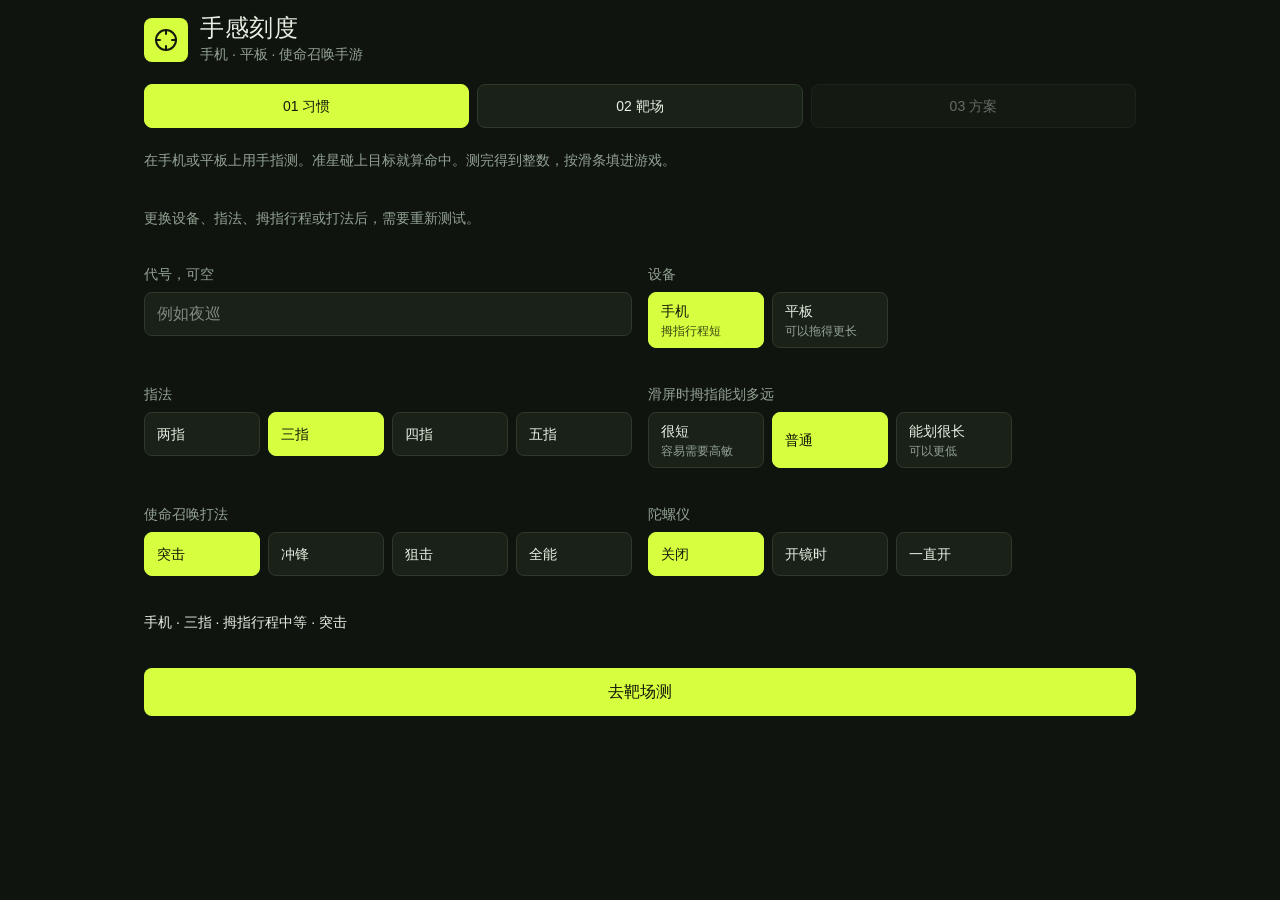
<file: android/assets/index.html>
<!doctype html><html lang="zh-CN"><head><script>Object.defineProperty(navigator,"clipboard",{configurable:true,value:{writeText:function(text){try{return NativeClipboard.copy(String(text))?Promise.resolve():Promise.reject(new Error("copy failed"))}catch(e){return Promise.reject(e)}}}});</script><meta charset="utf-8"><meta name="viewport" content="width=device-width, initial-scale=1.0, maximum-scale=1.0, user-scalable=no, viewport-fit=cover"><meta name="theme-color" content="#10140f"><meta name="format-detection" content="telephone=no"><meta name="apple-mobile-web-app-capable" content="yes"><meta name="mobile-web-app-capable" content="yes"><title>手感刻度 · 使命召唤手游</title><style>html,body{background:#10140f;color:#e7f0e2;font-family:system-ui,-apple-system,"PingFang SC","Microsoft YaHei",sans-serif}
/*! tailwindcss v4.3.3 | MIT License | https://tailwindcss.com */
@supports (((-webkit-hyphens:none)) and (not (margin-trim:inline))) or ((-moz-orient:inline) and (not (color:rgb(from red r g b)))){*,:before,:after{--tw-rotate-x:initial;--tw-rotate-y:initial;--tw-rotate-z:initial;--tw-skew-x:initial;--tw-skew-y:initial;--tw-space-y-reverse:0;--tw-border-style:solid;--tw-leading:initial;--tw-font-weight:initial;--tw-tracking:initial;--tw-ordinal:initial;--tw-slashed-zero:initial;--tw-numeric-figure:initial;--tw-numeric-spacing:initial;--tw-numeric-fraction:initial;--tw-blur:initial;--tw-brightness:initial;--tw-contrast:initial;--tw-grayscale:initial;--tw-hue-rotate:initial;--tw-invert:initial;--tw-opacity:initial;--tw-saturate:initial;--tw-sepia:initial;--tw-drop-shadow:initial;--tw-drop-shadow-color:initial;--tw-drop-shadow-alpha:100%;--tw-drop-shadow-size:initial;--tw-outline-style:solid}::-ms-backdrop{--tw-rotate-x:initial;--tw-rotate-y:initial;--tw-rotate-z:initial;--tw-skew-x:initial;--tw-skew-y:initial;--tw-space-y-reverse:0;--tw-border-style:solid;--tw-leading:initial;--tw-font-weight:initial;--tw-tracking:initial;--tw-ordinal:initial;--tw-slashed-zero:initial;--tw-numeric-figure:initial;--tw-numeric-spacing:initial;--tw-numeric-fraction:initial;--tw-blur:initial;--tw-brightness:initial;--tw-contrast:initial;--tw-grayscale:initial;--tw-hue-rotate:initial;--tw-invert:initial;--tw-opacity:initial;--tw-saturate:initial;--tw-sepia:initial;--tw-drop-shadow:initial;--tw-drop-shadow-color:initial;--tw-drop-shadow-alpha:100%;--tw-drop-shadow-size:initial;--tw-outline-style:solid}::backdrop{--tw-rotate-x:initial;--tw-rotate-y:initial;--tw-rotate-z:initial;--tw-skew-x:initial;--tw-skew-y:initial;--tw-space-y-reverse:0;--tw-border-style:solid;--tw-leading:initial;--tw-font-weight:initial;--tw-tracking:initial;--tw-ordinal:initial;--tw-slashed-zero:initial;--tw-numeric-figure:initial;--tw-numeric-spacing:initial;--tw-numeric-fraction:initial;--tw-blur:initial;--tw-brightness:initial;--tw-contrast:initial;--tw-grayscale:initial;--tw-hue-rotate:initial;--tw-invert:initial;--tw-opacity:initial;--tw-saturate:initial;--tw-sepia:initial;--tw-drop-shadow:initial;--tw-drop-shadow-color:initial;--tw-drop-shadow-alpha:100%;--tw-drop-shadow-size:initial;--tw-outline-style:solid}}:root{--font-sans:"Noto Sans SC", "PingFang SC", "Microsoft YaHei", sans-serif;--font-mono:ui-monospace, SFMono-Regular, Menlo, Monaco, Consolas, "Liberation Mono", "Courier New", monospace;--color-red-500:#fb2c36;--color-zinc-50:#fafafa;--color-zinc-400:#9f9fa9;--color-zinc-500:#71717b;--color-zinc-900:#18181b;--color-zinc-950:#09090b;--color-neutral-100:#f5f5f5;--color-neutral-300:#d4d4d4;--color-neutral-700:#404040;--color-neutral-900:#171717;--color-black:#000;--color-white:#fff;--spacing:.25rem;--container-sm:24rem;--container-md:28rem;--container-5xl:64rem;--text-xs:.75rem;--text-xs--line-height:calc(1 / .75);--text-sm:.875rem;--text-sm--line-height:calc(1.25 / .875);--text-base:1rem;--text-base--line-height:calc(1.5 / 1);--text-lg:1.125rem;--text-lg--line-height:calc(1.75 / 1.125);--text-xl:1.25rem;--text-xl--line-height:calc(1.75 / 1.25);--text-2xl:1.5rem;--text-2xl--line-height:calc(2 / 1.5);--text-4xl:2.25rem;--text-4xl--line-height:calc(2.5 / 2.25);--text-5xl:3rem;--text-5xl--line-height:1;--font-weight-medium:500;--font-weight-semibold:600;--tracking-wide:.025em;--radius-md:.5rem;--default-transition-duration:.15s;--default-transition-timing-function:cubic-bezier(.4, 0, .2, 1);--default-font-family:var(--font-sans);--default-mono-font-family:var(--font-mono);--font-display:"Chakra Petch", "Noto Sans SC", "PingFang SC", sans-serif;--color-bg:#10140f;--color-surface:#1a2118;--color-fg:#e7f0e2;--color-muted:#93a394;--color-primary:#d6ff3f;--color-primary-fg:#14180a;--color-accent:#ff5a36;--color-border:#2e3a2a}@supports (color:color(display-p3 0 0 0)){:root{--color-red-500:color(display-p3 .903738 .262579 .253307);--color-zinc-50:color(display-p3 .980256 .980256 .980256);--color-zinc-400:color(display-p3 .622604 .622563 .659842);--color-zinc-500:color(display-p3 .442983 .442931 .480324);--color-zinc-900:color(display-p3 .0937957 .093793 .104806);--color-zinc-950:color(display-p3 .0353716 .0353595 .0435539);--color-neutral-100:color(display-p3 .960587 .960587 .960587);--color-neutral-300:color(display-p3 .831444 .831444 .831444);--color-neutral-700:color(display-p3 .250471 .250471 .250471);--color-neutral-900:color(display-p3 .0905274 .0905274 .0905274)}}@supports (color:lab(0% 0 0)){:root{--color-red-500:lab(55.4814% 75.0732 48.8528);--color-zinc-50:lab(98.26% 0 0);--color-zinc-400:lab(65.6464% 1.53494 -5.42429);--color-zinc-500:lab(47.8878% 1.65477 -5.77283);--color-zinc-900:lab(8.30603% .618212 -2.16573);--color-zinc-950:lab(2.51107% .242703 -.886115);--color-neutral-100:lab(96.52% -.0000596046 0);--color-neutral-300:lab(84.92% 0 0);--color-neutral-700:lab(27.036% 0 0);--color-neutral-900:lab(7.78201% -.0000149012 0)}}:host{--font-sans:"Noto Sans SC", "PingFang SC", "Microsoft YaHei", sans-serif;--font-mono:ui-monospace, SFMono-Regular, Menlo, Monaco, Consolas, "Liberation Mono", "Courier New", monospace;--color-red-500:#fb2c36;--color-zinc-50:#fafafa;--color-zinc-400:#9f9fa9;--color-zinc-500:#71717b;--color-zinc-900:#18181b;--color-zinc-950:#09090b;--color-neutral-100:#f5f5f5;--color-neutral-300:#d4d4d4;--color-neutral-700:#404040;--color-neutral-900:#171717;--color-black:#000;--color-white:#fff;--spacing:.25rem;--container-sm:24rem;--container-md:28rem;--container-5xl:64rem;--text-xs:.75rem;--text-xs--line-height:calc(1 / .75);--text-sm:.875rem;--text-sm--line-height:calc(1.25 / .875);--text-base:1rem;--text-base--line-height:calc(1.5 / 1);--text-lg:1.125rem;--text-lg--line-height:calc(1.75 / 1.125);--text-xl:1.25rem;--text-xl--line-height:calc(1.75 / 1.25);--text-2xl:1.5rem;--text-2xl--line-height:calc(2 / 1.5);--text-4xl:2.25rem;--text-4xl--line-height:calc(2.5 / 2.25);--text-5xl:3rem;--text-5xl--line-height:1;--font-weight-medium:500;--font-weight-semibold:600;--tracking-wide:.025em;--radius-md:.5rem;--default-transition-duration:.15s;--default-transition-timing-function:cubic-bezier(.4, 0, .2, 1);--default-font-family:var(--font-sans);--default-mono-font-family:var(--font-mono);--font-display:"Chakra Petch", "Noto Sans SC", "PingFang SC", sans-serif;--color-bg:#10140f;--color-surface:#1a2118;--color-fg:#e7f0e2;--color-muted:#93a394;--color-primary:#d6ff3f;--color-primary-fg:#14180a;--color-accent:#ff5a36;--color-border:#2e3a2a}@supports (color:color(display-p3 0 0 0)){:host{--color-red-500:color(display-p3 .903738 .262579 .253307);--color-zinc-50:color(display-p3 .980256 .980256 .980256);--color-zinc-400:color(display-p3 .622604 .622563 .659842);--color-zinc-500:color(display-p3 .442983 .442931 .480324);--color-zinc-900:color(display-p3 .0937957 .093793 .104806);--color-zinc-950:color(display-p3 .0353716 .0353595 .0435539);--color-neutral-100:color(display-p3 .960587 .960587 .960587);--color-neutral-300:color(display-p3 .831444 .831444 .831444);--color-neutral-700:color(display-p3 .250471 .250471 .250471);--color-neutral-900:color(display-p3 .0905274 .0905274 .0905274)}}@supports (color:lab(0% 0 0)){:host{--color-red-500:lab(55.4814% 75.0732 48.8528);--color-zinc-50:lab(98.26% 0 0);--color-zinc-400:lab(65.6464% 1.53494 -5.42429);--color-zinc-500:lab(47.8878% 1.65477 -5.77283);--color-zinc-900:lab(8.30603% .618212 -2.16573);--color-zinc-950:lab(2.51107% .242703 -.886115);--color-neutral-100:lab(96.52% -.0000596046 0);--color-neutral-300:lab(84.92% 0 0);--color-neutral-700:lab(27.036% 0 0);--color-neutral-900:lab(7.78201% -.0000149012 0)}}*,:after,:before{box-sizing:border-box;border:0 solid;margin:0;padding:0}::-ms-backdrop{box-sizing:border-box;border:0 solid;margin:0;padding:0}::backdrop{box-sizing:border-box;border:0 solid;margin:0;padding:0}::-webkit-file-upload-button{box-sizing:border-box;border:0 solid;margin:0;padding:0}::-ms-browse{box-sizing:border-box;border:0 solid;margin:0;padding:0}::file-selector-button{box-sizing:border-box;border:0 solid;margin:0;padding:0}html{-webkit-text-size-adjust:100%;-moz-tab-size:4;tab-size:4;line-height:1.5;font-family:var(--default-font-family,-apple-system, BlinkMacSystemFont, "Segoe UI", Roboto, "Helvetica Neue", "Noto Sans", Arial, sans-serif, "Apple Color Emoji", "Segoe UI Emoji", "Segoe UI Symbol", "Noto Color Emoji");font-feature-settings:var(--default-font-feature-settings,normal);font-variation-settings:var(--default-font-variation-settings,normal);-webkit-tap-highlight-color:transparent}:host{-webkit-text-size-adjust:100%;-moz-tab-size:4;tab-size:4;line-height:1.5;font-family:var(--default-font-family,-apple-system, BlinkMacSystemFont, "Segoe UI", Roboto, "Helvetica Neue", "Noto Sans", Arial, sans-serif, "Apple Color Emoji", "Segoe UI Emoji", "Segoe UI Symbol", "Noto Color Emoji");font-feature-settings:var(--default-font-feature-settings,normal);font-variation-settings:var(--default-font-variation-settings,normal);-webkit-tap-highlight-color:transparent}hr{height:0;color:inherit;border-top-width:1px}abbr:where([title]){-webkit-text-decoration:underline dotted;text-decoration:underline dotted}h1,h2,h3,h4,h5,h6{font-size:inherit;font-weight:inherit}a{color:inherit;-webkit-text-decoration:inherit;-webkit-text-decoration:inherit;-webkit-text-decoration:inherit;-webkit-text-decoration:inherit;text-decoration:inherit}b,strong{font-weight:bolder}code,kbd,samp,pre{font-family:var(--default-mono-font-family,ui-monospace, SFMono-Regular, Menlo, Monaco, Consolas, "Liberation Mono", "Courier New", monospace);font-feature-settings:var(--default-mono-font-feature-settings,normal);font-variation-settings:var(--default-mono-font-variation-settings,normal);font-size:1em}small{font-size:80%}sub,sup{vertical-align:baseline;font-size:75%;line-height:0;position:relative}sub{bottom:-.25em}sup{top:-.5em}table{text-indent:0;border-color:inherit;border-collapse:collapse}:-moz-focusring:where(:not(iframe)){outline:auto}progress{vertical-align:baseline}summary{display:list-item}ol,ul,menu{list-style:none}img,svg,video,canvas,audio,iframe,embed,object{vertical-align:middle;display:block}img,video{max-width:100%;height:auto}button,input,select,optgroup,textarea{font:inherit;font-feature-settings:inherit;font-variation-settings:inherit;letter-spacing:inherit;color:inherit;opacity:1;background-color:transparent;border-radius:0}::-webkit-file-upload-button{font:inherit;font-feature-settings:inherit;font-variation-settings:inherit;letter-spacing:inherit;color:inherit;opacity:1;background-color:transparent;border-radius:0}::-ms-browse{font:inherit;font-feature-settings:inherit;font-variation-settings:inherit;letter-spacing:inherit;color:inherit;opacity:1;background-color:transparent;border-radius:0}::file-selector-button{font:inherit;font-feature-settings:inherit;font-variation-settings:inherit;letter-spacing:inherit;color:inherit;opacity:1;background-color:transparent;border-radius:0}:where(select:-webkit-any([multiple],[size])) optgroup{font-weight:bolder}:where(select:-moz-any([multiple],[size])) optgroup{font-weight:bolder}:where(select:is([multiple],[size])) optgroup{font-weight:bolder}:where(select:-webkit-any([multiple],[size])) optgroup option:not(:-webkit-any(:lang(ae),:lang(ar),:lang(arc),:lang(bcc),:lang(bqi),:lang(ckb),:lang(dv),:lang(fa),:lang(glk),:lang(he),:lang(ku),:lang(mzn),:lang(nqo),:lang(pnb),:lang(ps),:lang(sd),:lang(ug),:lang(ur),:lang(yi))){padding-left:20px}:where(select:-moz-any([multiple],[size])) optgroup option:not(:-moz-any(:lang(ae),:lang(ar),:lang(arc),:lang(bcc),:lang(bqi),:lang(ckb),:lang(dv),:lang(fa),:lang(glk),:lang(he),:lang(ku),:lang(mzn),:lang(nqo),:lang(pnb),:lang(ps),:lang(sd),:lang(ug),:lang(ur),:lang(yi))){padding-left:20px}:where(select:is([multiple],[size])) optgroup option:not(:is(:lang(ae),:lang(ar),:lang(arc),:lang(bcc),:lang(bqi),:lang(ckb),:lang(dv),:lang(fa),:lang(glk),:lang(he),:lang(ku),:lang(mzn),:lang(nqo),:lang(pnb),:lang(ps),:lang(sd),:lang(ug),:lang(ur),:lang(yi))){padding-left:20px}:where(select:-webkit-any([multiple],[size])) optgroup option:-webkit-any(:lang(ae),:lang(ar),:lang(arc),:lang(bcc),:lang(bqi),:lang(ckb),:lang(dv),:lang(fa),:lang(glk),:lang(he),:lang(ku),:lang(mzn),:lang(nqo),:lang(pnb),:lang(ps),:lang(sd),:lang(ug),:lang(ur),:lang(yi)){padding-right:20px}:where(select:-moz-any([multiple],[size])) optgroup option:-moz-any(:lang(ae),:lang(ar),:lang(arc),:lang(bcc),:lang(bqi),:lang(ckb),:lang(dv),:lang(fa),:lang(glk),:lang(he),:lang(ku),:lang(mzn),:lang(nqo),:lang(pnb),:lang(ps),:lang(sd),:lang(ug),:lang(ur),:lang(yi)){padding-right:20px}:where(select:is([multiple],[size])) optgroup option:is(:lang(ae),:lang(ar),:lang(arc),:lang(bcc),:lang(bqi),:lang(ckb),:lang(dv),:lang(fa),:lang(glk),:lang(he),:lang(ku),:lang(mzn),:lang(nqo),:lang(pnb),:lang(ps),:lang(sd),:lang(ug),:lang(ur),:lang(yi)){padding-right:20px}:not(:-webkit-any(:lang(ae),:lang(ar),:lang(arc),:lang(bcc),:lang(bqi),:lang(ckb),:lang(dv),:lang(fa),:lang(glk),:lang(he),:lang(ku),:lang(mzn),:lang(nqo),:lang(pnb),:lang(ps),:lang(sd),:lang(ug),:lang(ur),:lang(yi)))::-webkit-file-upload-button{margin-right:4px}:not(:-moz-any(:lang(ae),:lang(ar),:lang(arc),:lang(bcc),:lang(bqi),:lang(ckb),:lang(dv),:lang(fa),:lang(glk),:lang(he),:lang(ku),:lang(mzn),:lang(nqo),:lang(pnb),:lang(ps),:lang(sd),:lang(ug),:lang(ur),:lang(yi)))::file-selector-button{margin-right:4px}:not(:is(:lang(ae),:lang(ar),:lang(arc),:lang(bcc),:lang(bqi),:lang(ckb),:lang(dv),:lang(fa),:lang(glk),:lang(he),:lang(ku),:lang(mzn),:lang(nqo),:lang(pnb),:lang(ps),:lang(sd),:lang(ug),:lang(ur),:lang(yi)))::-ms-browse{margin-right:4px}:not(:is(:lang(ae),:lang(ar),:lang(arc),:lang(bcc),:lang(bqi),:lang(ckb),:lang(dv),:lang(fa),:lang(glk),:lang(he),:lang(ku),:lang(mzn),:lang(nqo),:lang(pnb),:lang(ps),:lang(sd),:lang(ug),:lang(ur),:lang(yi)))::file-selector-button{margin-right:4px}:-webkit-any(:lang(ae),:lang(ar),:lang(arc),:lang(bcc),:lang(bqi),:lang(ckb),:lang(dv),:lang(fa),:lang(glk),:lang(he),:lang(ku),:lang(mzn),:lang(nqo),:lang(pnb),:lang(ps),:lang(sd),:lang(ug),:lang(ur),:lang(yi))::-webkit-file-upload-button{margin-left:4px}:-moz-any(:lang(ae),:lang(ar),:lang(arc),:lang(bcc),:lang(bqi),:lang(ckb),:lang(dv),:lang(fa),:lang(glk),:lang(he),:lang(ku),:lang(mzn),:lang(nqo),:lang(pnb),:lang(ps),:lang(sd),:lang(ug),:lang(ur),:lang(yi))::file-selector-button{margin-left:4px}:is(:lang(ae),:lang(ar),:lang(arc),:lang(bcc),:lang(bqi),:lang(ckb),:lang(dv),:lang(fa),:lang(glk),:lang(he),:lang(ku),:lang(mzn),:lang(nqo),:lang(pnb),:lang(ps),:lang(sd),:lang(ug),:lang(ur),:lang(yi))::-ms-browse{margin-left:4px}:is(:lang(ae),:lang(ar),:lang(arc),:lang(bcc),:lang(bqi),:lang(ckb),:lang(dv),:lang(fa),:lang(glk),:lang(he),:lang(ku),:lang(mzn),:lang(nqo),:lang(pnb),:lang(ps),:lang(sd),:lang(ug),:lang(ur),:lang(yi))::file-selector-button{margin-left:4px}::-ms-input-placeholder{opacity:1}::placeholder{opacity:1}@supports (not ((-webkit-appearance:-apple-pay-button))) or (contain-intrinsic-size:1px){::-ms-input-placeholder{color:currentColor}::placeholder{color:currentColor}@supports (color:color-mix(in lab, red, red)){::-ms-input-placeholder{color:color-mix(in oklab, currentcolor 50%, transparent)}::placeholder{color:color-mix(in oklab, currentcolor 50%, transparent)}}}textarea{resize:vertical}::-webkit-search-decoration{-webkit-appearance:none}::-webkit-date-and-time-value{min-height:1lh;text-align:inherit}::-webkit-datetime-edit{display:inline-flex}::-webkit-datetime-edit-fields-wrapper{padding:0}::-webkit-datetime-edit{padding-top:0;padding-bottom:0}::-webkit-datetime-edit-year-field{padding-top:0;padding-bottom:0}::-webkit-datetime-edit-month-field{padding-top:0;padding-bottom:0}::-webkit-datetime-edit-day-field{padding-top:0;padding-bottom:0}::-webkit-datetime-edit-hour-field{padding-top:0;padding-bottom:0}::-webkit-datetime-edit-minute-field{padding-top:0;padding-bottom:0}::-webkit-datetime-edit-second-field{padding-top:0;padding-bottom:0}::-webkit-datetime-edit-millisecond-field{padding-top:0;padding-bottom:0}::-webkit-datetime-edit-meridiem-field{padding-top:0;padding-bottom:0}::-webkit-calendar-picker-indicator{line-height:1}:-moz-ui-invalid{box-shadow:none}button{-webkit-appearance:button;-moz-appearance:button;-ms-appearance:button;appearance:button}input:where([type=button],[type=reset],[type=submit]){-webkit-appearance:button;-moz-appearance:button;-ms-appearance:button;appearance:button}::-webkit-file-upload-button{-webkit-appearance:button;-moz-appearance:button;-ms-appearance:button;appearance:button}::-ms-browse{-webkit-appearance:button;-moz-appearance:button;-ms-appearance:button;appearance:button}::file-selector-button{-webkit-appearance:button;-moz-appearance:button;-ms-appearance:button;appearance:button}::-webkit-inner-spin-button{height:auto}::-webkit-outer-spin-button{height:auto}[hidden]:where(:not([hidden=until-found])){display:none!important}button:not(:disabled),[role=button]:not(:disabled){cursor:pointer}html,body{background:var(--color-bg);color:var(--color-fg);font-family:var(--font-sans)}body{min-height:100vh}.pb-safe{padding-bottom:max(1.25rem, env(safe-area-inset-bottom))}.pt-safe{padding-top:max(1rem, env(safe-area-inset-top))}::-moz-selection{background:var(--color-primary);color:var(--color-primary-fg)}::selection{background:var(--color-primary);color:var(--color-primary-fg)}.collapse{visibility:collapse}.visible{visibility:visible}.absolute{position:absolute}.fixed{position:fixed}.relative{position:relative}.static{position:static}.inset-0{top:0;bottom:0;left:0;right:0}.z-40{z-index:40}.container{width:100%}@media (min-width:40rem){.container{max-width:40rem}}@media (min-width:48rem){.container{max-width:48rem}}@media (min-width:64rem){.container{max-width:64rem}}@media (min-width:80rem){.container{max-width:80rem}}@media (min-width:96rem){.container{max-width:96rem}}.mx-auto{margin-left:auto;margin-right:auto}.mt-0\.5{margin-top:calc(var(--spacing) * .5)}.mt-1{margin-top:var(--spacing)}.mt-2{margin-top:calc(var(--spacing) * 2)}.mt-3{margin-top:calc(var(--spacing) * 3)}.mt-4{margin-top:calc(var(--spacing) * 4)}.mt-5{margin-top:calc(var(--spacing) * 5)}.mb-2{margin-bottom:calc(var(--spacing) * 2)}.block{display:block}.flex{display:flex}.grid{display:grid}.hidden{display:none}.inline{display:inline}.inline-block{display:inline-block}.inline-flex{display:inline-flex}.table{display:table}.size-4{width:calc(var(--spacing) * 4);height:calc(var(--spacing) * 4)}.size-5{width:calc(var(--spacing) * 5);height:calc(var(--spacing) * 5)}.size-6{width:calc(var(--spacing) * 6);height:calc(var(--spacing) * 6)}.size-10{width:calc(var(--spacing) * 10);height:calc(var(--spacing) * 10)}.size-11{width:calc(var(--spacing) * 11);height:calc(var(--spacing) * 11)}.h-1{height:var(--spacing)}.h-8{height:calc(var(--spacing) * 8)}.h-11{height:calc(var(--spacing) * 11)}.h-12{height:calc(var(--spacing) * 12)}.h-full{height:100%}.max-h-full{max-height:100%}.min-h-0{min-height:0}.min-h-11{min-height:calc(var(--spacing) * 11)}.min-h-12{min-height:calc(var(--spacing) * 12)}.min-h-screen{min-height:100vh}.w-8{width:calc(var(--spacing) * 8)}.w-20{width:calc(var(--spacing) * 20)}.w-full{width:100%}.max-w-5xl{max-width:var(--container-5xl)}.max-w-md{max-width:var(--container-md)}.max-w-sm{max-width:var(--container-sm)}.min-w-0{min-width:0}.flex-1{flex:1}.shrink-0{flex-shrink:0}.origin-left{transform-origin:0}.transform{transform:var(--tw-rotate-x,) var(--tw-rotate-y,) var(--tw-rotate-z,) var(--tw-skew-x,) var(--tw-skew-y,)}.cursor-pointer{cursor:pointer}.touch-none{touch-action:none}.resize{resize:both}.grid-cols-1{grid-template-columns:repeat(1,minmax(0,1fr))}.grid-cols-2{grid-template-columns:repeat(2,minmax(0,1fr))}.grid-cols-3{grid-template-columns:repeat(3,minmax(0,1fr))}.flex-col{flex-direction:column}.place-items-center{align-items:center;justify-items:center}.items-center{align-items:center}.items-end{align-items:flex-end}.justify-between{justify-content:space-between}.justify-center{justify-content:center}.gap-2{gap:calc(var(--spacing) * 2)}.gap-3{gap:calc(var(--spacing) * 3)}.gap-4{gap:calc(var(--spacing) * 4)}:where(.space-y-1>:not(:last-child)){--tw-space-y-reverse:0;margin-top:calc(var(--spacing) * var(--tw-space-y-reverse));margin-bottom:calc(var(--spacing) * calc(1 - var(--tw-space-y-reverse)))}:where(.space-y-2>:not(:last-child)){--tw-space-y-reverse:0;margin-top:calc(calc(var(--spacing) * 2) * var(--tw-space-y-reverse));margin-bottom:calc(calc(var(--spacing) * 2) * calc(1 - var(--tw-space-y-reverse)))}:where(.space-y-4>:not(:last-child)){--tw-space-y-reverse:0;margin-top:calc(calc(var(--spacing) * 4) * var(--tw-space-y-reverse));margin-bottom:calc(calc(var(--spacing) * 4) * calc(1 - var(--tw-space-y-reverse)))}:where(.space-y-5>:not(:last-child)){--tw-space-y-reverse:0;margin-top:calc(calc(var(--spacing) * 5) * var(--tw-space-y-reverse));margin-bottom:calc(calc(var(--spacing) * 5) * calc(1 - var(--tw-space-y-reverse)))}.overflow-hidden{overflow:hidden}.overflow-y-auto{overflow-y:auto}.rounded-full{border-radius:2147483647px}.rounded-md{border-radius:var(--radius-md)}.border{border-style:var(--tw-border-style);border-width:1px}.border-b{border-bottom-style:var(--tw-border-style);border-bottom-width:1px}.border-accent{border-color:var(--color-accent)}.border-border{border-color:var(--color-border)}.border-neutral-300{border-color:var(--color-neutral-300)}.border-primary{border-color:var(--color-primary)}.bg-bg{background-color:var(--color-bg)}.bg-bg\/80{background-color:rgba(16,20,15,.8)}@supports (color:color-mix(in lab, red, red)){.bg-bg\/80{background-color:color-mix(in oklab, var(--color-bg) 80%, transparent)}}.bg-black\/10{background-color:rgba(0,0,0,.1)}@supports (color:color-mix(in lab, red, red)){.bg-black\/10{background-color:color-mix(in oklab, var(--color-black) 10%, transparent)}}.bg-primary{background-color:var(--color-primary)}.bg-surface{background-color:var(--color-surface)}.bg-transparent{background-color:transparent}.bg-zinc-50{background-color:var(--color-zinc-50)}.object-cover{object-fit:cover}.p-3{padding:calc(var(--spacing) * 3)}.p-4{padding:calc(var(--spacing) * 4)}.px-2{padding-inline:calc(var(--spacing) * 2)}.px-3{padding-inline:calc(var(--spacing) * 3)}.px-4{padding-inline:calc(var(--spacing) * 4)}.px-5{padding-inline:calc(var(--spacing) * 5)}.px-6{padding-inline:calc(var(--spacing) * 6)}.py-2{padding-block:calc(var(--spacing) * 2)}.py-3{padding-block:calc(var(--spacing) * 3)}.pt-2{padding-top:calc(var(--spacing) * 2)}.pt-4{padding-top:calc(var(--spacing) * 4)}.pb-2{padding-bottom:calc(var(--spacing) * 2)}.text-center{text-align:center}.text-left{text-align:left}.text-right{text-align:right}.font-display{font-family:var(--font-display)}.text-2xl{font-size:var(--text-2xl);line-height:var(--tw-leading,var(--text-2xl--line-height))}.text-4xl{font-size:var(--text-4xl);line-height:var(--tw-leading,var(--text-4xl--line-height))}.text-base{font-size:var(--text-base);line-height:var(--tw-leading,var(--text-base--line-height))}.text-lg{font-size:var(--text-lg);line-height:var(--tw-leading,var(--text-lg--line-height))}.text-sm{font-size:var(--text-sm);line-height:var(--tw-leading,var(--text-sm--line-height))}.text-xl{font-size:var(--text-xl);line-height:var(--tw-leading,var(--text-xl--line-height))}.text-xs{font-size:var(--text-xs);line-height:var(--tw-leading,var(--text-xs--line-height))}.leading-5{--tw-leading:calc(var(--spacing) * 5);line-height:calc(var(--spacing) * 5)}.leading-6{--tw-leading:calc(var(--spacing) * 6);line-height:calc(var(--spacing) * 6)}.leading-none{--tw-leading:1;line-height:1}.font-medium{--tw-font-weight:var(--font-weight-medium);font-weight:var(--font-weight-medium)}.font-semibold{--tw-font-weight:var(--font-weight-semibold);font-weight:var(--font-weight-semibold)}.tracking-wide{--tw-tracking:var(--tracking-wide);letter-spacing:var(--tracking-wide)}.break-words{overflow-wrap:break-word}.whitespace-pre-wrap{white-space:pre-wrap}.text-accent{color:var(--color-accent)}.text-fg{color:var(--color-fg)}.text-muted{color:var(--color-muted)}.text-primary{color:var(--color-primary)}.text-primary-fg{color:var(--color-primary-fg)}.text-primary-fg\/80{color:rgba(20,24,10,.8)}@supports (color:color-mix(in lab, red, red)){.text-primary-fg\/80{color:color-mix(in oklab, var(--color-primary-fg) 80%, transparent)}}.text-red-500{color:var(--color-red-500)}.text-zinc-500{color:var(--color-zinc-500)}.text-zinc-900{color:var(--color-zinc-900)}.tabular-nums{--tw-numeric-spacing:tabular-nums;font-variant-numeric:var(--tw-ordinal,) var(--tw-slashed-zero,) var(--tw-numeric-figure,) var(--tw-numeric-spacing,) var(--tw-numeric-fraction,)}.underline-offset-4{text-underline-offset:4px}.accent-primary{accent-color:var(--color-primary)}.opacity-40{opacity:.4}.opacity-70{opacity:.7}.blur{--tw-blur:blur(8px);filter:var(--tw-blur,) var(--tw-brightness,) var(--tw-contrast,) var(--tw-grayscale,) var(--tw-hue-rotate,) var(--tw-invert,) var(--tw-saturate,) var(--tw-sepia,) var(--tw-drop-shadow,)}.filter\!{filter:var(--tw-blur,) var(--tw-brightness,) var(--tw-contrast,) var(--tw-grayscale,) var(--tw-hue-rotate,) var(--tw-invert,) var(--tw-saturate,) var(--tw-sepia,) var(--tw-drop-shadow,)!important}.transition{transition-property:color,background-color,border-color,outline-color,-webkit-text-decoration-color,text-decoration-color,fill,stroke,--tw-gradient-from,--tw-gradient-via,--tw-gradient-to,opacity,box-shadow,transform,translate,scale,rotate,filter,-webkit-backdrop-filter,backdrop-filter,display,content-visibility,overlay,pointer-events;transition-timing-function:var(--tw-ease,var(--default-transition-timing-function));transition-duration:var(--tw-duration,var(--default-transition-duration))}.transition-colors{transition-property:color,background-color,border-color,outline-color,-webkit-text-decoration-color,text-decoration-color,fill,stroke,--tw-gradient-from,--tw-gradient-via,--tw-gradient-to;transition-timing-function:var(--tw-ease,var(--default-transition-timing-function));transition-duration:var(--tw-duration,var(--default-transition-duration))}.outline-none{--tw-outline-style:none;outline-style:none}.select-none{-webkit-user-select:none;-moz-user-select:none;-ms-user-select:none;user-select:none}@media (hover:hover){.hover\:border-primary:hover{border-color:var(--color-primary)}.hover\:bg-neutral-100:hover{background-color:var(--color-neutral-100)}.hover\:bg-primary\/90:hover{background-color:rgba(214,255,63,.9)}@supports (color:color-mix(in lab, red, red)){.hover\:bg-primary\/90:hover{background-color:color-mix(in oklab, var(--color-primary) 90%, transparent)}}.hover\:bg-surface:hover{background-color:var(--color-surface)}.hover\:underline:hover{-webkit-text-decoration-line:underline;text-decoration-line:underline}}.focus\:border-primary:focus{border-color:var(--color-primary)}.focus-visible\:outline-2:focus-visible{outline-style:var(--tw-outline-style);outline-width:2px}.focus-visible\:outline-offset-2:focus-visible{outline-offset:2px}.focus-visible\:outline-primary:focus-visible{outline-color:var(--color-primary)}.disabled\:pointer-events-none:disabled{pointer-events:none}.disabled\:cursor-wait:disabled{cursor:wait}.disabled\:no-underline:disabled{-webkit-text-decoration-line:none;text-decoration-line:none}.disabled\:opacity-40:disabled{opacity:.4}@media (min-width:40rem){.sm\:grid-cols-2{grid-template-columns:repeat(2,minmax(0,1fr))}.sm\:items-center{align-items:center}.sm\:text-5xl{font-size:var(--text-5xl);line-height:var(--tw-leading,var(--text-5xl--line-height))}}@media (min-width:48rem){.md\:grid-cols-4{grid-template-columns:repeat(4,minmax(0,1fr))}}@media (prefers-color-scheme:dark){.dark\:border-neutral-700{border-color:var(--color-neutral-700)}.dark\:bg-white\/20{background-color:rgba(255,255,255,.2)}@supports (color:color-mix(in lab, red, red)){.dark\:bg-white\/20{background-color:color-mix(in oklab, var(--color-white) 20%, transparent)}}.dark\:bg-zinc-950{background-color:var(--color-zinc-950)}.dark\:text-zinc-50{color:var(--color-zinc-50)}.dark\:text-zinc-400{color:var(--color-zinc-400)}@media (hover:hover){.dark\:hover\:bg-neutral-900:hover{background-color:var(--color-neutral-900)}}}.app-shell,.range-shell{padding-left:max(1rem, env(safe-area-inset-left));padding-right:max(1rem, env(safe-area-inset-right))}.range-shell{height:100dvh}@supports not (height:100dvh){.range-shell{height:100vh}}.range-shell .range-header,.range-shell .range-progress,.range-shell .range-hits{padding-left:0;padding-right:0}.range-shell canvas{display:block}.range-shell>.relative{min-width:0}@media (orientation:landscape) and (min-height:600px){.range-header,.range-progress,.range-hits{width:100%}.range-hits{font-size:1rem}}.result-grid{gap:.75rem;display:grid}@media (orientation:landscape) and (min-width:640px){.habit-layout{grid-template-columns:repeat(2,minmax(0,1fr));gap:1rem;display:grid}.habit-layout>*{margin-top:0}.habit-layout>p,.habit-layout>button{grid-column:1/-1}}@media (orientation:landscape) and (min-width:900px){.result-grid{grid-template-columns:repeat(2,minmax(0,1fr))}}@media (orientation:landscape) and (max-height:500px){.app-shell{padding-top:max(.5rem, env(safe-area-inset-top))}.step-nav{margin-top:.75rem}.range-shell{padding-top:max(.25rem, env(safe-area-inset-top))}.range-header{padding-top:0;padding-bottom:.25rem}.range-hits{padding-top:.25rem;padding-bottom:max(.25rem, env(safe-area-inset-bottom))}}@media (orientation:landscape) and (max-height:360px){.range-header [data-testid=range-timer]{font-size:1.75rem}.range-header{gap:.5rem}.range-hits{font-size:.75rem;line-height:1rem}}.result-grid>div,.result-grid button{min-width:0}.result-grid button span{overflow-wrap:anywhere;display:block}@property --tw-rotate-x{syntax:"*";inherits:false}@property --tw-rotate-y{syntax:"*";inherits:false}@property --tw-rotate-z{syntax:"*";inherits:false}@property --tw-skew-x{syntax:"*";inherits:false}@property --tw-skew-y{syntax:"*";inherits:false}@property --tw-space-y-reverse{syntax:"*";inherits:false;initial-value:0}@property --tw-border-style{syntax:"*";inherits:false;initial-value:solid}@property --tw-leading{syntax:"*";inherits:false}@property --tw-font-weight{syntax:"*";inherits:false}@property --tw-tracking{syntax:"*";inherits:false}@property --tw-ordinal{syntax:"*";inherits:false}@property --tw-slashed-zero{syntax:"*";inherits:false}@property --tw-numeric-figure{syntax:"*";inherits:false}@property --tw-numeric-spacing{syntax:"*";inherits:false}@property --tw-numeric-fraction{syntax:"*";inherits:false}@property --tw-blur{syntax:"*";inherits:false}@property --tw-brightness{syntax:"*";inherits:false}@property --tw-contrast{syntax:"*";inherits:false}@property --tw-grayscale{syntax:"*";inherits:false}@property --tw-hue-rotate{syntax:"*";inherits:false}@property --tw-invert{syntax:"*";inherits:false}@property --tw-opacity{syntax:"*";inherits:false}@property --tw-saturate{syntax:"*";inherits:false}@property --tw-sepia{syntax:"*";inherits:false}@property --tw-drop-shadow{syntax:"*";inherits:false}@property --tw-drop-shadow-color{syntax:"*";inherits:false}@property --tw-drop-shadow-alpha{syntax:"<percentage>";inherits:false;initial-value:100%}@property --tw-drop-shadow-size{syntax:"*";inherits:false}@property --tw-outline-style{syntax:"*";inherits:false;initial-value:solid}
/*$vite$:1*/html,body{overscroll-behavior:none;touch-action:manipulation;-webkit-user-select:none;user-select:none} input,textarea,pre{-webkit-user-select:text;user-select:text} #root{min-height:100vh;min-height:100dvh;padding-left:env(safe-area-inset-left);padding-right:env(safe-area-inset-right);padding-bottom:env(safe-area-inset-bottom);max-width:100rem;margin-inline:auto;box-sizing:border-box}
</style></head><body><div id="root"></div><noscript><p style="padding:16px;color:#e7f0e2">需要开启 JavaScript 才能使用本工具。</p></noscript><script>(function(){
/* 1. Vite lib 构建未替换 process.env.NODE_ENV，浏览器里 process 未定义会直接白屏 */
window.process={env:{NODE_ENV:"production"}};
/* 2. iOS Safari / 部分安卓 WebView 的 file:// 下 localStorage 会抛 SecurityError */
(function(){
  var ok=false,mem={};
  try{var k="__kedu_probe__";window.localStorage.setItem(k,"1");window.localStorage.removeItem(k);ok=true}catch(e){}
  if(!ok){
    var s={getItem:function(n){return Object.prototype.hasOwnProperty.call(mem,n)?mem[n]:null},
      setItem:function(n,v){mem[n]=String(v)},removeItem:function(n){delete mem[n]},clear:function(){mem={}},
      key:function(i){return Object.keys(mem)[i]||null},get length(){return Object.keys(mem).length}};
    try{Object.defineProperty(window,"localStorage",{value:s,configurable:true})}catch(e){}
  }
})();
/* 3. 任何原因导致白屏时，显示可见错误而不是空白 */
var firstError="";
window.addEventListener("error",function(e){if(!firstError)firstError=e.message||"脚本错误"});
window.addEventListener("unhandledrejection",function(e){if(!firstError)firstError=String((e.reason&&e.reason.message)||e.reason||"Promise 错误")});
function fail(msg){
  var d=document.createElement("div");
  d.style.cssText="position:fixed;z-index:99999;left:12px;right:12px;top:12px;padding:14px;border-radius:10px;background:#3a1414;color:#fff;font:14px/1.6 -apple-system,system-ui,sans-serif;white-space:pre-wrap;word-break:break-all";
  d.textContent="页面加载失败："+msg+"\n请用系统浏览器打开本文件，或改用局域网/在线地址访问。";
  document.body.appendChild(d);
}
window.addEventListener("load",function(){setTimeout(function(){
  var r=document.getElementById("root");
  if(r&&!r.children.length)fail(firstError||"脚本未执行（页面未渲染）");
},1500)});
})();</script><script>(function(){var e=Object.create,t=Object.defineProperty,n=Object.getOwnPropertyDescriptor,r=Object.getOwnPropertyNames,i=Object.getPrototypeOf,a=Object.prototype.hasOwnProperty,o=(e,t)=>()=>(t||(e((t={exports:{}}).exports,t),e=null),t.exports),s=(e,i,o,s)=>{if(i&&typeof i==`object`||typeof i==`function`)for(var c=r(i),l=0,u=c.length,d;l<u;l++)d=c[l],!a.call(e,d)&&d!==o&&t(e,d,{get:(e=>i[e]).bind(null,d),enumerable:!(s=n(i,d))||s.enumerable});return e},c=(n,r,o)=>(o=n==null?{}:e(i(n)),s(r||!n||!n.__esModule||!a.call(n,`default`)?t(o,`default`,{value:n,enumerable:!0}):o,n)),l=o((e=>{var t=Symbol.for(`react.transitional.element`),n=Symbol.for(`react.portal`),r=Symbol.for(`react.fragment`),i=Symbol.for(`react.strict_mode`),a=Symbol.for(`react.profiler`),o=Symbol.for(`react.consumer`),s=Symbol.for(`react.context`),c=Symbol.for(`react.forward_ref`),l=Symbol.for(`react.suspense`),u=Symbol.for(`react.memo`),d=Symbol.for(`react.lazy`),f=Symbol.for(`react.activity`),p=Symbol.for(`react.view_transition`),m=Symbol.iterator;function h(e){return typeof e!=`object`||!e?null:(e=m&&e[m]||e[`@@iterator`],typeof e==`function`?e:null)}var g={isMounted:function(){return!1},enqueueForceUpdate:function(){},enqueueReplaceState:function(){},enqueueSetState:function(){}},_=Object.assign,v={};function y(e,t,n){this.props=e,this.context=t,this.refs=v,this.updater=n||g}y.prototype.isReactComponent={},y.prototype.setState=function(e,t){if(typeof e!=`object`&&typeof e!=`function`&&e!=null)throw Error(`takes an object of state variables to update or a function which returns an object of state variables.`);this.updater.enqueueSetState(this,e,t,`setState`)},y.prototype.forceUpdate=function(e){this.updater.enqueueForceUpdate(this,e,`forceUpdate`)};function b(){}b.prototype=y.prototype;function ee(e,t,n){this.props=e,this.context=t,this.refs=v,this.updater=n||g}var te=ee.prototype=new b;te.constructor=ee,_(te,y.prototype),te.isPureReactComponent=!0;var x=Array.isArray;function S(){}var C={H:null,A:null,T:null,S:null},ne=Object.prototype.hasOwnProperty;function w(e,n,r){var i=r.ref;return{$$typeof:t,type:e,key:n,ref:i===void 0?null:i,props:r}}function re(e,t){return w(e.type,t,e.props)}function ie(e){return typeof e==`object`&&!!e&&e.$$typeof===t}function ae(e){var t={"=":`=0`,":":`=2`};return`$`+e.replace(/[=:]/g,function(e){return t[e]})}var oe=/\/+/g;function T(e,t){return typeof e==`object`&&e&&e.key!=null?ae(``+e.key):t.toString(36)}function se(e){switch(e.status){case`fulfilled`:return e.value;case`rejected`:throw e.reason;default:switch(typeof e.status==`string`?e.then(S,S):(e.status=`pending`,e.then(function(t){e.status===`pending`&&(e.status=`fulfilled`,e.value=t)},function(t){e.status===`pending`&&(e.status=`rejected`,e.reason=t)})),e.status){case`fulfilled`:return e.value;case`rejected`:throw e.reason}}throw e}function ce(e,r,i,a,o){var s=typeof e;(s===`undefined`||s===`boolean`)&&(e=null);var c=!1;if(e===null)c=!0;else switch(s){case`bigint`:case`string`:case`number`:c=!0;break;case`object`:switch(e.$$typeof){case t:case n:c=!0;break;case d:return c=e._init,ce(c(e._payload),r,i,a,o)}}if(c)return o=o(e),c=a===``?`.`+T(e,0):a,x(o)?(i=``,c!=null&&(i=c.replace(oe,`$&/`)+`/`),ce(o,r,i,``,function(e){return e})):o!=null&&(ie(o)&&(o=re(o,i+(o.key==null||e&&e.key===o.key?``:(``+o.key).replace(oe,`$&/`)+`/`)+c)),r.push(o)),1;c=0;var l=a===``?`.`:a+`:`;if(x(e))for(var u=0;u<e.length;u++)a=e[u],s=l+T(a,u),c+=ce(a,r,i,s,o);else if(u=h(e),typeof u==`function`)for(e=u.call(e),u=0;!(a=e.next()).done;)a=a.value,s=l+T(a,u++),c+=ce(a,r,i,s,o);else if(s===`object`){if(typeof e.then==`function`)return ce(se(e),r,i,a,o);throw r=String(e),Error(`Objects are not valid as a React child (found: `+(r===`[object Object]`?`object with keys {`+Object.keys(e).join(`, `)+`}`:r)+`). If you meant to render a collection of children, use an array instead.`)}return c}function le(e,t,n){if(e==null)return e;var r=[],i=0;return ce(e,r,``,``,function(e){return t.call(n,e,i++)}),r}function ue(e){if(e._status===-1){var t=e._result,n=t();n.then(function(t){(e._status===0||e._status===-1)&&(e._status=1,e._result=t,n.status===void 0&&(n.status=`fulfilled`,n.value=t))},function(t){(e._status===0||e._status===-1)&&(e._status=2,e._result=t,n.status===void 0&&(n.status=`rejected`,n.reason=t))}),e._status===-1&&(e._status=0,e._result=n)}if(e._status===1)return e._result.default;throw e._result}var de=typeof reportError==`function`?reportError:function(e){if(typeof window==`object`&&typeof window.ErrorEvent==`function`){var t=new window.ErrorEvent(`error`,{bubbles:!0,cancelable:!0,message:typeof e==`object`&&e&&typeof e.message==`string`?String(e.message):String(e),error:e});if(!window.dispatchEvent(t))return}else if(typeof process==`object`&&typeof process.emit==`function`){process.emit(`uncaughtException`,e);return}console.error(e)};function fe(e){var t=C.T,n={};n.types=t===null?null:t.types,C.T=n;try{var r=e(),i=C.S;i!==null&&i(n,r),typeof r==`object`&&r&&typeof r.then==`function`&&r.then(S,de)}catch(e){de(e)}finally{t!==null&&n.types!==null&&(t.types=n.types),C.T=t}}function pe(e){var t=C.T;if(t!==null){var n=t.types;n===null?t.types=[e]:n.indexOf(e)===-1&&n.push(e)}else fe(pe.bind(null,e))}var me={map:le,forEach:function(e,t,n){le(e,function(){t.apply(this,arguments)},n)},count:function(e){var t=0;return le(e,function(){t++}),t},toArray:function(e){return le(e,function(e){return e})||[]},only:function(e){if(!ie(e))throw Error(`React.Children.only expected to receive a single React element child.`);return e}};e.Activity=f,e.Children=me,e.Component=y,e.Fragment=r,e.Profiler=a,e.PureComponent=ee,e.StrictMode=i,e.Suspense=l,e.ViewTransition=p,e.__CLIENT_INTERNALS_DO_NOT_USE_OR_WARN_USERS_THEY_CANNOT_UPGRADE=C,e.__COMPILER_RUNTIME={__proto__:null,c:function(e){return C.H.useMemoCache(e)}},e.addTransitionType=pe,e.cache=function(e){return function(){return e.apply(null,arguments)}},e.cacheSignal=function(){return null},e.cloneElement=function(e,t,n){if(e==null)throw Error(`The argument must be a React element, but you passed `+e+`.`);var r=_({},e.props),i=e.key;if(t!=null)for(a in t.key!==void 0&&(i=``+t.key),t)!ne.call(t,a)||a===`key`||a===`__self`||a===`__source`||a===`ref`&&t.ref===void 0||(r[a]=t[a]);var a=arguments.length-2;if(a===1)r.children=n;else if(1<a){for(var o=Array(a),s=0;s<a;s++)o[s]=arguments[s+2];r.children=o}return w(e.type,i,r)},e.createContext=function(e){return e={$$typeof:s,_currentValue:e,_currentValue2:e,_threadCount:0,Provider:null,Consumer:null},e.Provider=e,e.Consumer={$$typeof:o,_context:e},e},e.createElement=function(e,t,n){var r,i={},a=null;if(t!=null)for(r in t.key!==void 0&&(a=``+t.key),t)ne.call(t,r)&&r!==`key`&&r!==`__self`&&r!==`__source`&&(i[r]=t[r]);var o=arguments.length-2;if(o===1)i.children=n;else if(1<o){for(var s=Array(o),c=0;c<o;c++)s[c]=arguments[c+2];i.children=s}if(e&&e.defaultProps)for(r in o=e.defaultProps,o)i[r]===void 0&&(i[r]=o[r]);return w(e,a,i)},e.createRef=function(){return{current:null}},e.forwardRef=function(e){return{$$typeof:c,render:e}},e.isValidElement=ie,e.lazy=function(e){return{$$typeof:d,_payload:{_status:-1,_result:e},_init:ue}},e.memo=function(e,t){return{$$typeof:u,type:e,compare:t===void 0?null:t}},e.startTransition=fe,e.unstable_useCacheRefresh=function(){return C.H.useCacheRefresh()},e.use=function(e){return C.H.use(e)},e.useActionState=function(e,t,n){return C.H.useActionState(e,t,n)},e.useCallback=function(e,t){return C.H.useCallback(e,t)},e.useContext=function(e){return C.H.useContext(e)},e.useDebugValue=function(){},e.useDeferredValue=function(e,t){return C.H.useDeferredValue(e,t)},e.useEffect=function(e,t){return C.H.useEffect(e,t)},e.useEffectEvent=function(e){return C.H.useEffectEvent(e)},e.useId=function(){return C.H.useId()},e.useImperativeHandle=function(e,t,n){return C.H.useImperativeHandle(e,t,n)},e.useInsertionEffect=function(e,t){return C.H.useInsertionEffect(e,t)},e.useLayoutEffect=function(e,t){return C.H.useLayoutEffect(e,t)},e.useMemo=function(e,t){return C.H.useMemo(e,t)},e.useOptimistic=function(e,t){return C.H.useOptimistic(e,t)},e.useReducer=function(e,t,n){return C.H.useReducer(e,t,n)},e.useRef=function(e){return C.H.useRef(e)},e.useState=function(e){return C.H.useState(e)},e.useSyncExternalStore=function(e,t,n){return C.H.useSyncExternalStore(e,t,n)},e.useTransition=function(){return C.H.useTransition()},e.version=`19.3.0`})),u=o(((e,t)=>{t.exports=l()})),d=o((e=>{function t(e,t){var n=e.length;e.push(t);a:for(;0<n;){var r=n-1>>>1,a=e[r];if(0<i(a,t))e[r]=t,e[n]=a,n=r;else break a}}function n(e){return e.length===0?null:e[0]}function r(e){if(e.length===0)return null;var t=e[0],n=e.pop();if(n!==t){e[0]=n;a:for(var r=0,a=e.length,o=a>>>1;r<o;){var s=2*(r+1)-1,c=e[s],l=s+1,u=e[l];if(0>i(c,n))l<a&&0>i(u,c)?(e[r]=u,e[l]=n,r=l):(e[r]=c,e[s]=n,r=s);else if(l<a&&0>i(u,n))e[r]=u,e[l]=n,r=l;else break a}}return t}function i(e,t){var n=e.sortIndex-t.sortIndex;return n===0?e.id-t.id:n}if(e.unstable_now=void 0,typeof performance==`object`&&typeof performance.now==`function`){var a=performance;e.unstable_now=function(){return a.now()}}else{var o=Date,s=o.now();e.unstable_now=function(){return o.now()-s}}var c=[],l=[],u=1,d=null,f=3,p=!1,m=!1,h=!1,g=!1,_=typeof setTimeout==`function`?setTimeout:null,v=typeof clearTimeout==`function`?clearTimeout:null,y=typeof setImmediate<`u`?setImmediate:null;function b(e){for(var i=n(l);i!==null;){if(i.callback===null)r(l);else if(i.startTime<=e)r(l),i.sortIndex=i.expirationTime,t(c,i);else break;i=n(l)}}function ee(e){if(h=!1,b(e),!m){if(n(c)!==null)m=!0,te||(te=!0,re());else{var t=n(l);t!==null&&oe(ee,t.startTime-e)}}}var te=!1,x=-1,S=5,C=-1;function ne(){return g?!0:!(e.unstable_now()-C<S)}function w(){if(g=!1,te){var t=e.unstable_now();C=t;var i=!0;try{a:{m=!1,h&&(h=!1,v(x),x=-1),p=!0;var a=f;try{b:{for(b(t),d=n(c);d!==null&&!(d.expirationTime>t&&ne());){var o=d.callback;if(typeof o==`function`){d.callback=null,f=d.priorityLevel;var s=o(d.expirationTime<=t);if(t=e.unstable_now(),typeof s==`function`){d.callback=s,b(t),i=!0;break b}d===n(c)&&r(c),b(t)}else r(c);d=n(c)}if(d!==null)i=!0;else{var u=n(l);u!==null&&oe(ee,u.startTime-t),i=!1}}break a}finally{d=null,f=a,p=!1}i=void 0}}finally{i?re():te=!1}}}var re;if(typeof y==`function`)re=function(){y(w)};else if(typeof MessageChannel<`u`){var ie=new MessageChannel,ae=ie.port2;ie.port1.onmessage=w,re=function(){ae.postMessage(null)}}else re=function(){_(w,0)};function oe(t,n){x=_(function(){t(e.unstable_now())},n)}e.unstable_IdlePriority=5,e.unstable_ImmediatePriority=1,e.unstable_LowPriority=4,e.unstable_NormalPriority=3,e.unstable_Profiling=null,e.unstable_UserBlockingPriority=2,e.unstable_cancelCallback=function(e){e.callback=null},e.unstable_forceFrameRate=function(e){0>e||125<e?console.error(`forceFrameRate takes a positive int between 0 and 125, forcing frame rates higher than 125 fps is not supported`):S=0<e?Math.floor(1e3/e):5},e.unstable_getCurrentPriorityLevel=function(){return f},e.unstable_next=function(e){switch(f){case 1:case 2:case 3:var t=3;break;default:t=f}var n=f;f=t;try{return e()}finally{f=n}},e.unstable_requestPaint=function(){g=!0},e.unstable_runWithPriority=function(e,t){switch(e){case 1:case 2:case 3:case 4:case 5:break;default:e=3}var n=f;f=e;try{return t()}finally{f=n}},e.unstable_scheduleCallback=function(r,i,a){var o=e.unstable_now();switch(typeof a==`object`&&a?(a=a.delay,a=typeof a==`number`&&0<a?o+a:o):a=o,r){case 1:var s=-1;break;case 2:s=250;break;case 5:s=1073741823;break;case 4:s=1e4;break;default:s=5e3}return s=a+s,r={id:u++,callback:i,priorityLevel:r,startTime:a,expirationTime:s,sortIndex:-1},a>o?(r.sortIndex=a,t(l,r),n(c)===null&&r===n(l)&&(h?(v(x),x=-1):h=!0,oe(ee,a-o))):(r.sortIndex=s,t(c,r),m||p||(m=!0,te||(te=!0,re()))),r},e.unstable_shouldYield=ne,e.unstable_wrapCallback=function(e){var t=f;return function(){var n=f;f=t;try{return e.apply(this,arguments)}finally{f=n}}}})),f=o(((e,t)=>{t.exports=d()})),p=o((e=>{var t=u();function n(e){var t=`https://react.dev/errors/`+e;if(1<arguments.length){t+=`?args[]=`+encodeURIComponent(arguments[1]);for(var n=2;n<arguments.length;n++)t+=`&args[]=`+encodeURIComponent(arguments[n])}return`Minified React error #`+e+`; visit `+t+` for the full message or use the non-minified dev environment for full errors and additional helpful warnings.`}function r(){}var i={d:{f:r,r:function(){throw Error(n(522))},D:r,C:r,L:r,m:r,X:r,S:r,M:r},p:0,findDOMNode:null},a=Symbol.for(`react.portal`),o=Symbol.for(`react.recoverable`),s=Symbol.for(`react.optimistic_key`);function c(e,t,n){var r=3<arguments.length&&arguments[3]!==void 0?arguments[3]:null;return{$$typeof:a,key:r==null?null:r===s?s:``+r,children:e,containerInfo:t,implementation:n}}var l=t.__CLIENT_INTERNALS_DO_NOT_USE_OR_WARN_USERS_THEY_CANNOT_UPGRADE;function d(e,t){if(e===`font`)return``;if(typeof t==`string`)return t===`use-credentials`?t:``}e.__DOM_INTERNALS_DO_NOT_USE_OR_WARN_USERS_THEY_CANNOT_UPGRADE=i,e.browser=function(e){return{$$typeof:o,_reason:e}},e.createPortal=function(e,t){var r=2<arguments.length&&arguments[2]!==void 0?arguments[2]:null;if(!t||t.nodeType!==1&&t.nodeType!==9&&t.nodeType!==11)throw Error(n(299));return c(e,t,null,r)},e.flushSync=function(e){var t=l.T,n=i.p;try{if(l.T=null,i.p=2,e)return e()}finally{l.T=t,i.p=n,i.d.f()}},e.preconnect=function(e,t){typeof e==`string`&&(t?(t=t.crossOrigin,t=typeof t==`string`?t===`use-credentials`?t:``:void 0):t=null,i.d.C(e,t))},e.prefetchDNS=function(e){typeof e==`string`&&i.d.D(e)},e.preinit=function(e,t){if(typeof e==`string`&&t&&typeof t.as==`string`){var n=t.as,r=d(n,t.crossOrigin),a=typeof t.integrity==`string`?t.integrity:void 0,o=typeof t.fetchPriority==`string`?t.fetchPriority:void 0;n===`style`?i.d.S(e,typeof t.precedence==`string`?t.precedence:void 0,{crossOrigin:r,integrity:a,fetchPriority:o}):n===`script`&&i.d.X(e,{crossOrigin:r,integrity:a,fetchPriority:o,nonce:typeof t.nonce==`string`?t.nonce:void 0})}},e.preinitModule=function(e,t){if(typeof e==`string`){if(typeof t==`object`&&t){if(t.as==null||t.as===`script`){var n=d(t.as,t.crossOrigin);i.d.M(e,{crossOrigin:n,integrity:typeof t.integrity==`string`?t.integrity:void 0,nonce:typeof t.nonce==`string`?t.nonce:void 0,fetchPriority:typeof t.fetchPriority==`string`?t.fetchPriority:void 0})}}else t==null&&i.d.M(e)}},e.preload=function(e,t){if(typeof e==`string`&&typeof t==`object`&&t&&typeof t.as==`string`){var n=t.as,r=d(n,t.crossOrigin);i.d.L(e,n,{crossOrigin:r,integrity:typeof t.integrity==`string`?t.integrity:void 0,nonce:typeof t.nonce==`string`?t.nonce:void 0,type:typeof t.type==`string`?t.type:void 0,fetchPriority:typeof t.fetchPriority==`string`?t.fetchPriority:void 0,referrerPolicy:typeof t.referrerPolicy==`string`?t.referrerPolicy:void 0,imageSrcSet:typeof t.imageSrcSet==`string`?t.imageSrcSet:void 0,imageSizes:typeof t.imageSizes==`string`?t.imageSizes:void 0,media:typeof t.media==`string`?t.media:void 0})}},e.preloadModule=function(e,t){if(typeof e==`string`){if(t){var n=d(t.as,t.crossOrigin);i.d.m(e,{as:typeof t.as==`string`&&t.as!==`script`?t.as:void 0,crossOrigin:n,integrity:typeof t.integrity==`string`?t.integrity:void 0,nonce:typeof t.nonce==`string`?t.nonce:void 0,fetchPriority:typeof t.fetchPriority==`string`?t.fetchPriority:void 0})}else i.d.m(e)}},e.requestFormReset=function(e){i.d.r(e)},e.unstable_batchedUpdates=function(e,t){return e(t)},e.useFormState=function(e,t,n){return l.H.useFormState(e,t,n)},e.useFormStatus=function(){return l.H.useHostTransitionStatus()},e.version=`19.3.0`})),m=o(((e,t)=>{function n(){if(typeof __REACT_DEVTOOLS_GLOBAL_HOOK__<`u`&&typeof __REACT_DEVTOOLS_GLOBAL_HOOK__.checkDCE==`function`)try{__REACT_DEVTOOLS_GLOBAL_HOOK__.checkDCE(n)}catch(e){console.error(e)}}n(),t.exports=p()})),h=o((e=>{var t=f(),n=u(),r=m();function i(e){var t=`https://react.dev/errors/`+e;if(1<arguments.length){t+=`?args[]=`+encodeURIComponent(arguments[1]);for(var n=2;n<arguments.length;n++)t+=`&args[]=`+encodeURIComponent(arguments[n])}return`Minified React error #`+e+`; visit `+t+` for the full message or use the non-minified dev environment for full errors and additional helpful warnings.`}function a(e){return!(!e||e.nodeType!==1&&e.nodeType!==9&&e.nodeType!==11)}function o(e){for(var t=e,n=t;n&&!n.alternate;)t=n,t.flags&4098&&(e=t.return),n=t.return;for(;t.return;)t=t.return;return t.tag===3?e:null}function s(e){if(e.tag===13){var t=e.memoizedState;if(t===null&&(e=e.alternate,e!==null&&(t=e.memoizedState)),t!==null)return t.dehydrated}return null}function c(e){if(e.tag===31){var t=e.memoizedState;if(t===null&&(e=e.alternate,e!==null&&(t=e.memoizedState)),t!==null)return t.dehydrated}return null}function l(e){if(o(e)!==e)throw Error(i(188))}function d(e){var t=e.alternate;if(!t){if(t=o(e),t===null)throw Error(i(188));return t===e?e:null}for(var n=e,r=t;;){var a=n.return;if(a===null)break;var s=a.alternate;if(s===null){if(r=a.return,r!==null){n=r;continue}break}if(a.child===s.child){for(s=a.child;s;){if(s===n)return l(a),e;if(s===r)return l(a),t;s=s.sibling}throw Error(i(188))}if(n.return!==r.return)n=a,r=s;else{for(var c=!1,u=a.child;u;){if(u===n){c=!0,n=a,r=s;break}if(u===r){c=!0,r=a,n=s;break}u=u.sibling}if(!c){for(u=s.child;u;){if(u===n){c=!0,n=s,r=a;break}if(u===r){c=!0,r=s,n=a;break}u=u.sibling}if(!c)throw Error(i(189))}}if(n.alternate!==r)throw Error(i(190))}if(n.tag!==3)throw Error(i(188));return n.stateNode.current===n?e:t}function p(e){var t=e.tag;if(t===5||t===26||t===27||t===6)return e;for(e=e.child;e!==null;){if(t=p(e),t!==null)return t;e=e.sibling}return null}function h(e,t,n,r,i,a){for(;e!==null;){if((e.tag===5||e.tag===27||e.tag===6)&&n(e,r,i,a)||(e.tag!==22||e.memoizedState===null)&&(t||e.tag!==5&&e.tag!==27)&&h(e.child,t,n,r,i,a))return!0;e=e.sibling}return!1}function g(e){for(e=e.return;e!==null;){if(e.tag===3||e.tag===5||e.tag===27)return e;e=e.return}return null}function _(e){var t=!1;for(e=e.return;e!==null&&(e.tag===4&&(t=!0),e.tag!==3&&e.tag!==5&&e.tag!==27);)e=e.return;return t}function v(e){var t=[null,null],n=g(e);return n===null||y(t,e,n.child,{foundSelf:!1}),t}function y(e,t,n,r){for(;n!==null;){if(n===t)r.foundSelf=!0;else if(n.tag===5||n.tag===27||n.tag===6){if(r.foundSelf)return e[1]=n,!0;e[0]=n}else if((n.tag!==22||n.memoizedState===null)&&y(e,t,n.child,r))return!0;n=n.sibling}return!1}function b(e){switch(e.tag){case 5:case 27:case 6:return e.stateNode;case 3:return e.stateNode.containerInfo;default:throw Error(i(559))}}var ee=null,te=null;function x(e,t,n){return e===n||e===t&&(ee=e,!0)}function S(e,t,n){return e===n?(te=e,!1):e===t&&(te!==null&&(ee=e),!0)}function C(e){if(e===null)return null;do e=e===null?null:e.return;while(e&&e.tag!==5&&e.tag!==27&&e.tag!==3);return e||null}function ne(e,t,n){for(var r=0,i=e;i;i=n(i))r++;i=0;for(var a=t;a;a=n(a))i++;for(;0<r-i;)e=n(e),r--;for(;0<i-r;)t=n(t),i--;for(;r--;){if(e===t||t!==null&&e===t.alternate)return e;e=n(e),t=n(t)}return null}var w=Object.assign,re=Symbol.for(`react.element`),ie=Symbol.for(`react.transitional.element`),ae=Symbol.for(`react.portal`),oe=Symbol.for(`react.fragment`),T=Symbol.for(`react.strict_mode`),se=Symbol.for(`react.profiler`),ce=Symbol.for(`react.consumer`),le=Symbol.for(`react.context`),ue=Symbol.for(`react.forward_ref`),de=Symbol.for(`react.suspense`),fe=Symbol.for(`react.suspense_list`),pe=Symbol.for(`react.memo`),me=Symbol.for(`react.lazy`),E=Symbol.for(`react.activity`),he=Symbol.for(`react.legacy_hidden`),ge=Symbol.for(`react.memo_cache_sentinel`),_e=Symbol.for(`react.view_transition`),ve=Symbol.for(`react.recoverable`),ye=Symbol.iterator;function be(e){return typeof e!=`object`||!e?null:(e=ye&&e[ye]||e[`@@iterator`],typeof e==`function`?e:null)}var xe=Symbol.for(`react.client.reference`);function Se(e){if(e==null)return null;if(typeof e==`function`)return e.$$typeof===xe?null:e.displayName||e.name||null;if(typeof e==`string`)return e;switch(e){case oe:return`Fragment`;case se:return`Profiler`;case T:return`StrictMode`;case de:return`Suspense`;case fe:return`SuspenseList`;case E:return`Activity`;case _e:return`ViewTransition`}if(typeof e==`object`)switch(e.$$typeof){case ae:return`Portal`;case le:return e.displayName||`Context`;case ce:return(e._context.displayName||`Context`)+`.Consumer`;case ue:var t=e.render;return e=e.displayName,e||(e=t.displayName||t.name||``,e=e===``?`ForwardRef`:`ForwardRef(`+e+`)`),e;case pe:return t=e.displayName||null,t===null?Se(e.type)||`Memo`:t;case me:t=e._payload,e=e._init;try{return Se(e(t))}catch(e){}}return null}var Ce=Array.isArray,D=n.__CLIENT_INTERNALS_DO_NOT_USE_OR_WARN_USERS_THEY_CANNOT_UPGRADE,O=r.__DOM_INTERNALS_DO_NOT_USE_OR_WARN_USERS_THEY_CANNOT_UPGRADE,we={pending:!1,data:null,method:null,action:null},Te=[],Ee=-1;function De(e){return{current:e}}function Oe(e){0>Ee||(e.current=Te[Ee],Te[Ee]=null,Ee--)}function k(e,t){Ee++,Te[Ee]=e.current,e.current=t}var ke=De(null),Ae=De(null),je=De(null),Me=De(null);function Ne(e,t){switch(k(je,t),k(Ae,e),k(ke,null),t.nodeType){case 9:case 11:e=(e=t.documentElement)&&(e=e.namespaceURI)?up(e):0;break;default:if(e=t.tagName,t=t.namespaceURI)t=up(t),e=dp(t,e);else switch(e){case`svg`:e=1;break;case`math`:e=2;break;default:e=0}}Oe(ke),k(ke,e)}function Pe(){Oe(ke),Oe(Ae),Oe(je)}function Fe(e){var t=e.memoizedState;t!==null&&(sh._currentValue=t.memoizedState,k(Me,e)),t=ke.current;var n=dp(t,e.type);t!==n&&(k(Ae,e),k(ke,n))}function Ie(e){Ae.current===e&&(Oe(ke),Oe(Ae)),Me.current===e&&(Oe(Me),sh._currentValue=we)}var Le,Re;function ze(e){if(Le===void 0)try{throw Error()}catch(e){var t=e.stack.trim().match(/\n( *(at )?)/);Le=t&&t[1]||``,Re=-1<e.stack.indexOf(`
    at`)?` (<anonymous>)`:-1<e.stack.indexOf(`@`)?`@unknown:0:0`:``}return`
`+Le+e+Re}var Be=!1;function Ve(e,t){if(!e||Be)return``;Be=!0;var n=Error.prepareStackTrace;Error.prepareStackTrace=void 0;try{var r={DetermineComponentFrameRoot:function(){try{if(t){var n=function(){throw Error()};if(Object.defineProperty(n.prototype,"props",{set:function(){throw Error()}}),typeof Reflect==`object`&&Reflect.construct){try{Reflect.construct(n,[])}catch(e){var r=e}Reflect.construct(e,[],n)}else{try{n.call()}catch(e){r=e}n=!1;try{var i=Object.getOwnPropertyDescriptor(e.prototype,`props`);Object.defineProperty(e.prototype,"props",{configurable:!0,set:function(){throw Error()}}),n=!0,new e}finally{n&&(i===void 0?delete e.prototype.props:Object.defineProperty(e.prototype,"props",i))}}}else{try{throw Error()}catch(e){r=e}(n=e())&&typeof n.catch==`function`&&n.catch(function(){})}}catch(e){if(e&&r&&typeof e.stack==`string`)return[e.stack,r.stack]}return[null,null]}};r.DetermineComponentFrameRoot.displayName=`DetermineComponentFrameRoot`;var i=Object.getOwnPropertyDescriptor(r.DetermineComponentFrameRoot,`name`);i&&i.configurable&&Object.defineProperty(r.DetermineComponentFrameRoot,"name",{value:`DetermineComponentFrameRoot`});var a=r.DetermineComponentFrameRoot(),o=a[0],s=a[1];if(o&&s){var c=o.split(`
`),l=s.split(`
`);for(i=r=0;r<c.length&&!c[r].includes(`DetermineComponentFrameRoot`);)r++;for(;i<l.length&&!l[i].includes(`DetermineComponentFrameRoot`);)i++;if(r===c.length||i===l.length)for(r=c.length-1,i=l.length-1;1<=r&&0<=i&&c[r]!==l[i];)i--;for(;1<=r&&0<=i;r--,i--)if(c[r]!==l[i]){if(r!==1||i!==1)do if(r--,i--,0>i||c[r]!==l[i]){var u=`
`+c[r].replace(` at new `,` at `);return e.displayName&&u.includes(`<anonymous>`)&&(u=u.replace(`<anonymous>`,e.displayName)),u}while(1<=r&&0<=i);break}}}finally{Be=!1,Error.prepareStackTrace=n}return(n=e?e.displayName||e.name:``)?ze(n):``}function He(e,t){switch(e.tag){case 26:case 27:case 5:return ze(e.type);case 16:return ze(`Lazy`);case 13:return e.child!==t&&t!==null?ze(`Suspense Fallback`):ze(`Suspense`);case 19:return ze(`SuspenseList`);case 0:case 15:return Ve(e.type,!1);case 11:return Ve(e.type.render,!1);case 1:return Ve(e.type,!0);case 31:return ze(`Activity`);case 30:return ze(`ViewTransition`);default:return``}}function Ue(e){try{var t=``,n=null;do t+=He(e,n),n=e,e=e.return;while(e);return t}catch(e){return`
Error generating stack: `+e.message+`
`+e.stack}}var We=Object.prototype.hasOwnProperty,Ge=t.unstable_scheduleCallback,Ke=t.unstable_cancelCallback,qe=t.unstable_shouldYield,Je=t.unstable_requestPaint,Ye=t.unstable_now,Xe=t.unstable_getCurrentPriorityLevel,Ze=t.unstable_ImmediatePriority,Qe=t.unstable_UserBlockingPriority,$e=t.unstable_NormalPriority,et=t.unstable_LowPriority,tt=t.unstable_IdlePriority,nt=t.log,rt=t.unstable_setDisableYieldValue,it=null,at=null;function ot(e){if(typeof nt==`function`&&rt(e),at&&typeof at.setStrictMode==`function`)try{at.setStrictMode(it,e)}catch(e){}}var A=Math.clz32?Math.clz32:lt,st=Math.log,ct=Math.LN2;function lt(e){return e>>>=0,e===0?32:31-(st(e)/ct|0)|0}var ut=256,dt=262144,ft=4194304;function pt(e){var t=e&42;if(t!==0)return t;switch(e&-e){case 1:return 1;case 2:return 2;case 4:return 4;case 8:return 8;case 16:return 16;case 32:return 32;case 64:return 64;case 128:return 128;case 256:case 512:case 1024:case 2048:case 4096:case 8192:case 16384:case 32768:case 65536:case 131072:return e&-e;case 262144:case 524288:case 1048576:case 2097152:return e&3932160;case 4194304:case 8388608:case 16777216:case 33554432:return e&62914560;case 67108864:return 67108864;case 134217728:return 134217728;case 268435456:return 268435456;case 536870912:return 536870912;case 1073741824:return 0;default:return e}}function mt(e,t,n){var r=e.pendingLanes;if(r===0)return 0;var i=0,a=e.suspendedLanes,o=e.pingedLanes;e=e.warmLanes;var s=r&134217727;return s===0?(s=r&~a,s===0?o===0?n||(n=r&~e,n!==0&&(i=pt(n))):i=pt(o):i=pt(s)):(r=s&~a,r===0?(o&=s,o===0?n||(n=s&~e,n!==0&&(i=pt(n))):i=pt(o)):i=pt(r)),i===0?0:t!==0&&t!==i&&(t&a)===0&&(a=i&-i,n=t&-t,a>=n||a===32&&n&4194048)?t:i}function ht(e,t){return(e.pendingLanes&~(e.suspendedLanes&~e.pingedLanes)&t)===0}function gt(e,t){t&8&&(t|=t&32);var n=e.entangledLanes;if(n!==0)for(e=e.entanglements,n&=t;0<n;){var r=31-A(n),i=1<<r;t|=e[r],n&=~i}return t}function _t(e,t){switch(e){case 1:case 2:case 4:case 8:case 64:return t+250;case 16:case 32:case 128:case 256:case 512:case 1024:case 2048:case 4096:case 8192:case 16384:case 32768:case 65536:case 131072:case 262144:case 524288:case 1048576:case 2097152:return t+5e3;case 4194304:case 8388608:case 16777216:case 33554432:return-1;case 67108864:case 134217728:case 268435456:case 536870912:case 1073741824:return-1;default:return-1}}function vt(){var e=ft;return ft<<=1,!(ft&62914560)&&(ft=4194304),e}function yt(e){for(var t=[],n=0;31>n;n++)t.push(e);return t}function bt(e,t){e.pendingLanes|=t,t!==268435456&&(e.suspendedLanes=0,e.pingedLanes=0,e.warmLanes=0)}function xt(e,t,n,r,i,a){var o=e.pendingLanes;e.pendingLanes=n,e.suspendedLanes=0,e.pingedLanes=0,e.warmLanes=0,e.expiredLanes&=n,e.entangledLanes&=n,e.errorRecoveryDisabledLanes&=n,e.shellSuspendCounter=0;var s=e.entanglements,c=e.expirationTimes,l=e.hiddenUpdates;for(n=o&~n;0<n;){var u=31-A(n),d=1<<u;s[u]=0,c[u]=-1;var f=l[u];if(f!==null)for(l[u]=null,u=0;u<f.length;u++){var p=f[u];p!==null&&(p.lane&=-536870913)}n&=~d}r!==0&&St(e,r,0),a!==0&&i===0&&e.tag!==0&&(e.suspendedLanes|=a&~(o&~t))}function St(e,t,n){e.pendingLanes|=t,e.suspendedLanes&=~t;var r=31-A(t);e.entangledLanes|=t,e.entanglements[r]=e.entanglements[r]|1073741824|n&261930}function Ct(e,t){var n=e.entangledLanes|=t;for(e=e.entanglements;n;){var r=31-A(n),i=1<<r;i&t|e[r]&t&&(e[r]|=t),n&=~i}}function wt(e,t){var n=t&-t;return n=n&42?1:Tt(n),(n&(e.suspendedLanes|t))===0?n:0}function Tt(e){switch(e){case 2:e=1;break;case 8:e=4;break;case 32:e=16;break;case 256:case 512:case 1024:case 2048:case 4096:case 8192:case 16384:case 32768:case 65536:case 131072:case 262144:case 524288:case 1048576:case 2097152:case 4194304:case 8388608:case 16777216:case 33554432:e=128;break;case 268435456:e=134217728;break;default:e=0}return e}function Et(e){return e&=-e,2<e?8<e?e&134217727?32:268435456:8:2}function Dt(){var e=O.p;return e===0?(e=window.event,e===void 0?32:Ch(e.type)):e}function Ot(e,t){var n=O.p;try{return O.p=e,t()}finally{O.p=n}}var kt=Math.random().toString(36).slice(2),At=`__reactFiber$`+kt,jt=`__reactProps$`+kt,Mt=`__reactContainer$`+kt,Nt=`__reactEvents$`+kt,Pt=`__reactListeners$`+kt,Ft=`__reactHandles$`+kt,It=`__reactResources$`+kt,Lt=`__reactMarker$`+kt,Rt=`__reactLoad$`+kt;function zt(e){delete e[At],delete e[jt],delete e[Pt],delete e[Ft]}function Bt(e){var t;if(t=e[At])return t;for(var n=e.parentNode;n;){if(t=n[Mt]||n[At]){if(n=t.alternate,t.child!==null||n!==null&&n.child!==null)for(e=fm(e);e!==null;){if(n=e[At])return n;e=fm(e)}return t}e=n,n=e.parentNode}return null}function Vt(e){if(e=e[At]||e[Mt]){var t=e.tag;if(t===5||t===6||t===13||t===31||t===26||t===27||t===3)return e}return null}function Ht(e){var t=e.tag;if(t===5||t===26||t===27||t===6)return e.stateNode;throw Error(i(33))}function Ut(e){var t=e[It];return t||(t=e[It]={hoistableStyles:new Map,hoistableScripts:new Map}),t}function Wt(e){e[Lt]=!0}function Gt(e){e[Rt]=void 0}var Kt=new Set,qt={};function Jt(e,t){Yt(e,t),Yt(e+`Capture`,t)}function Yt(e,t){for(qt[e]=t,e=0;e<t.length;e++)Kt.add(t[e])}var Xt=RegExp(`^[:A-Z_a-z\\u00C0-\\u00D6\\u00D8-\\u00F6\\u00F8-\\u02FF\\u0370-\\u037D\\u037F-\\u1FFF\\u200C-\\u200D\\u2070-\\u218F\\u2C00-\\u2FEF\\u3001-\\uD7FF\\uF900-\\uFDCF\\uFDF0-\\uFFFD][:A-Z_a-z\\u00C0-\\u00D6\\u00D8-\\u00F6\\u00F8-\\u02FF\\u0370-\\u037D\\u037F-\\u1FFF\\u200C-\\u200D\\u2070-\\u218F\\u2C00-\\u2FEF\\u3001-\\uD7FF\\uF900-\\uFDCF\\uFDF0-\\uFFFD\\-.0-9\\u00B7\\u0300-\\u036F\\u203F-\\u2040]*$`),Zt={},Qt={};function $t(e){return We.call(Qt,e)?!0:We.call(Zt,e)?!1:Xt.test(e)?Qt[e]=!0:(Zt[e]=!0,!1)}var j=!1;function en(){var e=j;return j=!1,e}function tn(e,t,n){if($t(t)){if(n===null)e.removeAttribute(t);else{switch(typeof n){case`undefined`:case`function`:case`symbol`:e.removeAttribute(t);return;case`boolean`:var r=t.toLowerCase().slice(0,5);if(r!==`data-`&&r!==`aria-`){e.removeAttribute(t);return}}e.setAttribute(t,n)}}}function nn(e,t,n){if(n===null)e.removeAttribute(t);else{switch(typeof n){case`undefined`:case`function`:case`symbol`:case`boolean`:e.removeAttribute(t);return}e.setAttribute(t,n)}}function rn(e,t,n,r){if(r===null)e.removeAttribute(n);else{switch(typeof r){case`undefined`:case`function`:case`symbol`:case`boolean`:e.removeAttribute(n);return}e.setAttributeNS(t,n,r)}}function an(e){switch(typeof e){case`bigint`:case`boolean`:case`number`:case`string`:case`undefined`:return e;case`object`:return e;default:return``}}function on(e){var t=e.type;return(e=e.nodeName)&&e.toLowerCase()===`input`&&(t===`checkbox`||t===`radio`)}function sn(e,t,n){var r=Object.getOwnPropertyDescriptor(e.constructor.prototype,t);if(!e.hasOwnProperty(t)&&r!==void 0&&typeof r.get==`function`&&typeof r.set==`function`){var i=r.get,a=r.set;return Object.defineProperty(e,t,{configurable:!0,get:function(){return i.call(this)},set:function(e){n=``+e,a.call(this,e)}}),Object.defineProperty(e,t,{enumerable:r.enumerable}),{getValue:function(){return n},setValue:function(e){n=``+e},stopTracking:function(){e._valueTracker=null,delete e[t]}}}}function cn(e){if(!e._valueTracker){var t=on(e)?`checked`:`value`;e._valueTracker=sn(e,t,``+e[t])}}function ln(e){if(!e)return!1;var t=e._valueTracker;if(!t)return!0;var n=t.getValue(),r=``;return e&&(r=on(e)?e.checked?`true`:`false`:e.value),e=r,e!==n&&(t.setValue(e),!0)}var un=/[\n"\\]/g;function dn(e){return e.replace(un,function(e){return`\\`+e.charCodeAt(0).toString(16)+` `})}function fn(e,t,n,r,i,a,o,s){e.name=``,o!=null&&typeof o!=`function`&&typeof o!=`symbol`&&typeof o!=`boolean`?e.type=o:e.removeAttribute(`type`),t==null?o!==`submit`&&o!==`reset`||e.removeAttribute(`value`):o===`number`?(t===0&&e.value===``||e.value!=t)&&(e.value=``+an(t)):e.value!==``+an(t)&&(e.value=``+an(t)),t==null?n==null?r!=null&&e.removeAttribute(`value`):mn(e,an(n)):o===`number`&&e.value==t?mn(e,an(e.value)):mn(e,an(t)),i==null&&a!=null&&(e.defaultChecked=!!a),i!=null&&(e.checked=i&&typeof i!=`function`&&typeof i!=`symbol`),s!=null&&typeof s!=`function`&&typeof s!=`symbol`&&typeof s!=`boolean`?e.name=``+an(s):e.removeAttribute(`name`)}function pn(e,t,n,r,i,a,o,s){if(a!=null&&typeof a!=`function`&&typeof a!=`symbol`&&typeof a!=`boolean`&&(e.type=a),t!=null||n!=null){if(!(a!==`submit`&&a!==`reset`||t!=null)){cn(e);return}n=n==null?``:``+an(n),t=t==null?n:``+an(t),s||t===e.value||(e.value=t),e.defaultValue=t}r=r==null?i:r,r=typeof r!=`function`&&typeof r!=`symbol`&&!!r,e.checked=s?e.checked:!!r,e.defaultChecked=!!r,o!=null&&typeof o!=`function`&&typeof o!=`symbol`&&typeof o!=`boolean`&&(e.name=o),cn(e)}function mn(e,t){e.defaultValue!==``+t&&(e.defaultValue=``+t)}function hn(e,t,n,r){if(e=e.options,t){t={};for(var i=0;i<n.length;i++)t[`$`+n[i]]=!0;for(n=0;n<e.length;n++)i=t.hasOwnProperty(`$`+e[n].value),e[n].selected!==i&&(e[n].selected=i),i&&r&&(e[n].defaultSelected=!0)}else{for(n=``+an(n),t=null,i=0;i<e.length;i++){if(e[i].value===n){e[i].selected=!0,r&&(e[i].defaultSelected=!0);return}t!==null||e[i].disabled||(t=e[i])}t!==null&&(t.selected=!0)}}function gn(e,t,n){t!=null&&(t=``+an(t),t!==e.value&&(e.value=t),n==null)?e.defaultValue!==t&&(e.defaultValue=t):e.defaultValue=n==null?``:``+an(n)}function _n(e,t,n,r){if(t==null){if(r!=null){if(n!=null)throw Error(i(92));if(Ce(r)){if(1<r.length)throw Error(i(93));r=r[0]}n=r}n==null&&(n=``),t=n}n=an(t),e.defaultValue=n,r=e.textContent,r===n&&r!==``&&r!==null&&(e.value=r),cn(e)}function vn(e,t){if(t){var n=e.firstChild;if(n&&n===e.lastChild&&n.nodeType===3){n.nodeValue=t;return}}e.textContent=t}var yn=new Set(`animationIterationCount aspectRatio borderImageOutset borderImageSlice borderImageWidth boxFlex boxFlexGroup boxOrdinalGroup columnCount columns flex flexGrow flexPositive flexShrink flexNegative flexOrder gridArea gridRow gridRowEnd gridRowSpan gridRowStart gridColumn gridColumnEnd gridColumnSpan gridColumnStart fontWeight lineClamp lineHeight opacity order orphans scale tabSize widows zIndex zoom fillOpacity floodOpacity stopOpacity strokeDasharray strokeDashoffset strokeMiterlimit strokeOpacity strokeWidth MozAnimationIterationCount MozBoxFlex MozBoxFlexGroup MozLineClamp msAnimationIterationCount msFlex msZoom msFlexGrow msFlexNegative msFlexOrder msFlexPositive msFlexShrink msGridColumn msGridColumnSpan msGridRow msGridRowSpan WebkitAnimationIterationCount WebkitBoxFlex WebKitBoxFlexGroup WebkitBoxOrdinalGroup WebkitColumnCount WebkitColumns WebkitFlex WebkitFlexGrow WebkitFlexPositive WebkitFlexShrink WebkitLineClamp`.split(` `));function bn(e,t,n){var r=t.indexOf(`--`)===0;n==null||typeof n==`boolean`||n===``?r?e.setProperty(t,``):t===`float`?e.cssFloat=``:e[t]=``:r?e.setProperty(t,n):typeof n!=`number`||n===0||yn.has(t)?t===`float`?e.cssFloat=n:e[t]=(``+n).trim():e[t]=n+`px`}function xn(e,t,n){if(t!=null&&typeof t!=`object`)throw Error(i(62));if(e=e.style,n!=null){for(var r in n)!n.hasOwnProperty(r)||t!=null&&t.hasOwnProperty(r)||(r.indexOf(`--`)===0?e.setProperty(r,``):r===`float`?e.cssFloat=``:e[r]=``,j=!0);for(var a in t)r=t[a],t.hasOwnProperty(a)&&n[a]!==r&&(bn(e,a,r),j=!0)}else for(var o in t)t.hasOwnProperty(o)&&bn(e,o,t[o])}function Sn(e){if(e.indexOf(`-`)===-1)return!1;switch(e){case`annotation-xml`:case`color-profile`:case`font-face`:case`font-face-src`:case`font-face-uri`:case`font-face-format`:case`font-face-name`:case`missing-glyph`:return!1;default:return!0}}var Cn=new Map([[`acceptCharset`,`accept-charset`],[`htmlFor`,`for`],[`httpEquiv`,`http-equiv`],[`crossOrigin`,`crossorigin`],[`accentHeight`,`accent-height`],[`alignmentBaseline`,`alignment-baseline`],[`arabicForm`,`arabic-form`],[`baselineShift`,`baseline-shift`],[`capHeight`,`cap-height`],[`clipPath`,`clip-path`],[`clipRule`,`clip-rule`],[`colorInterpolation`,`color-interpolation`],[`colorInterpolationFilters`,`color-interpolation-filters`],[`colorProfile`,`color-profile`],[`colorRendering`,`color-rendering`],[`dominantBaseline`,`dominant-baseline`],[`enableBackground`,`enable-background`],[`fillOpacity`,`fill-opacity`],[`fillRule`,`fill-rule`],[`floodColor`,`flood-color`],[`floodOpacity`,`flood-opacity`],[`fontFamily`,`font-family`],[`fontSize`,`font-size`],[`fontSizeAdjust`,`font-size-adjust`],[`fontStretch`,`font-stretch`],[`fontStyle`,`font-style`],[`fontVariant`,`font-variant`],[`fontWeight`,`font-weight`],[`glyphName`,`glyph-name`],[`glyphOrientationHorizontal`,`glyph-orientation-horizontal`],[`glyphOrientationVertical`,`glyph-orientation-vertical`],[`horizAdvX`,`horiz-adv-x`],[`horizOriginX`,`horiz-origin-x`],[`imageRendering`,`image-rendering`],[`letterSpacing`,`letter-spacing`],[`lightingColor`,`lighting-color`],[`markerEnd`,`marker-end`],[`markerMid`,`marker-mid`],[`markerStart`,`marker-start`],[`maskType`,`mask-type`],[`overlinePosition`,`overline-position`],[`overlineThickness`,`overline-thickness`],[`paintOrder`,`paint-order`],[`panose-1`,`panose-1`],[`pointerEvents`,`pointer-events`],[`renderingIntent`,`rendering-intent`],[`shapeRendering`,`shape-rendering`],[`stopColor`,`stop-color`],[`stopOpacity`,`stop-opacity`],[`strikethroughPosition`,`strikethrough-position`],[`strikethroughThickness`,`strikethrough-thickness`],[`strokeDasharray`,`stroke-dasharray`],[`strokeDashoffset`,`stroke-dashoffset`],[`strokeLinecap`,`stroke-linecap`],[`strokeLinejoin`,`stroke-linejoin`],[`strokeMiterlimit`,`stroke-miterlimit`],[`strokeOpacity`,`stroke-opacity`],[`strokeWidth`,`stroke-width`],[`textAnchor`,`text-anchor`],[`textDecoration`,`text-decoration`],[`textRendering`,`text-rendering`],[`transformOrigin`,`transform-origin`],[`underlinePosition`,`underline-position`],[`underlineThickness`,`underline-thickness`],[`unicodeBidi`,`unicode-bidi`],[`unicodeRange`,`unicode-range`],[`unitsPerEm`,`units-per-em`],[`vAlphabetic`,`v-alphabetic`],[`vHanging`,`v-hanging`],[`vIdeographic`,`v-ideographic`],[`vMathematical`,`v-mathematical`],[`vectorEffect`,`vector-effect`],[`vertAdvY`,`vert-adv-y`],[`vertOriginX`,`vert-origin-x`],[`vertOriginY`,`vert-origin-y`],[`wordSpacing`,`word-spacing`],[`writingMode`,`writing-mode`],[`xmlnsXlink`,`xmlns:xlink`],[`xHeight`,`x-height`]]),wn=/^[\u0000-\u001F ]*j[\r\n\t]*a[\r\n\t]*v[\r\n\t]*a[\r\n\t]*s[\r\n\t]*c[\r\n\t]*r[\r\n\t]*i[\r\n\t]*p[\r\n\t]*t[\r\n\t]*:/i;function Tn(e){return wn.test(``+e)?`javascript:throw new Error('React has blocked a javascript: URL as a security precaution.')`:e}function En(){}var Dn=null;function On(e){return e=e.target||e.srcElement||window,e.correspondingUseElement&&(e=e.correspondingUseElement),e.nodeType===3?e.parentNode:e}var kn=null,An=null;function jn(e){var t=Vt(e);if(t&&(e=t.stateNode)){var n=e[jt]||null;a:switch(e=t.stateNode,t.type){case`input`:if(fn(e,n.value,n.defaultValue,n.defaultValue,n.checked,n.defaultChecked,n.type,n.name),t=n.name,n.type===`radio`&&t!=null){for(n=e;n.parentNode;)n=n.parentNode;for(n=n.querySelectorAll(`input[name="`+dn(``+t)+`"][type="radio"]`),t=0;t<n.length;t++){var r=n[t];if(r!==e&&r.form===e.form){var a=r[jt]||null;if(!a)throw Error(i(90));fn(r,a.value,a.defaultValue,a.defaultValue,a.checked,a.defaultChecked,a.type,a.name)}}for(t=0;t<n.length;t++)r=n[t],r.form===e.form&&ln(r)}break a;case`textarea`:gn(e,n.value,n.defaultValue);break a;case`select`:t=n.value,t!=null&&hn(e,!!n.multiple,t,!1)}}}var Mn=!1;function Nn(e,t,n){if(Mn)return e(t,n);Mn=!0;try{return e(t)}finally{if(Mn=!1,(kn!==null||An!==null)&&(zd(),kn&&(t=kn,e=An,An=kn=null,jn(t),e)))for(t=0;t<e.length;t++)jn(e[t])}}function Pn(e,t){var n=e.stateNode;if(n===null)return null;var r=n[jt]||null;if(r===null)return null;n=r[t];a:switch(t){case`onClick`:case`onClickCapture`:case`onDoubleClick`:case`onDoubleClickCapture`:case`onMouseDown`:case`onMouseDownCapture`:case`onMouseMove`:case`onMouseMoveCapture`:case`onMouseUp`:case`onMouseUpCapture`:case`onMouseEnter`:(r=!r.disabled)||(e=e.type,r=e!==`button`&&e!==`input`&&e!==`select`&&e!==`textarea`),e=!r;break a;default:e=!1}if(e)return null;if(n&&typeof n!=`function`)throw Error(i(231,t,typeof n));return n}var Fn=typeof window<`u`&&window.document!==void 0&&window.document.createElement!==void 0,In=!1;if(Fn)try{var Ln={};Object.defineProperty(Ln,"passive",{get:function(){In=!0}}),window.addEventListener(`test`,Ln,Ln),window.removeEventListener(`test`,Ln,Ln)}catch(e){In=!1}var Rn=null,zn=null,Bn=null;function Vn(){if(Bn)return Bn;var e,t=zn,n=t.length,r,i=`value`in Rn?Rn.value:Rn.textContent,a=i.length;for(e=0;e<n&&t[e]===i[e];e++);var o=n-e;for(r=1;r<=o&&t[n-r]===i[a-r];r++);return Bn=i.slice(e,1<r?1-r:void 0)}function Hn(e){var t=e.keyCode;return`charCode`in e?(e=e.charCode,e===0&&t===13&&(e=13)):e=t,e===10&&(e=13),32<=e||e===13?e:0}function Un(){return!0}function Wn(){return!1}function Gn(e){function t(t,n,r,i,a){for(var o in this._reactName=t,this._targetInst=r,this.type=n,this.nativeEvent=i,this.target=a,this.currentTarget=null,e)e.hasOwnProperty(o)&&(t=e[o],this[o]=t?t(i):i[o]);return this.isDefaultPrevented=(i.defaultPrevented==null?!1===i.returnValue:i.defaultPrevented)?Un:Wn,this.isPropagationStopped=Wn,this}return w(t.prototype,{preventDefault:function(){this.defaultPrevented=!0;var e=this.nativeEvent;e&&(e.preventDefault?e.preventDefault():typeof e.returnValue!=`unknown`&&(e.returnValue=!1),this.isDefaultPrevented=Un)},stopPropagation:function(){var e=this.nativeEvent;e&&(e.stopPropagation?e.stopPropagation():typeof e.cancelBubble!=`unknown`&&(e.cancelBubble=!0),this.isPropagationStopped=Un)},persist:function(){},isPersistent:Un}),t}var Kn={eventPhase:0,bubbles:0,cancelable:0,timeStamp:function(e){return e.timeStamp||Date.now()},defaultPrevented:0,isTrusted:0},qn=Gn(Kn),Jn=w({},Kn,{view:0,detail:0}),Yn=Gn(Jn),Xn,Zn,Qn,$n=w({},Jn,{screenX:0,screenY:0,clientX:0,clientY:0,pageX:0,pageY:0,ctrlKey:0,shiftKey:0,altKey:0,metaKey:0,getModifierState:ur,button:0,buttons:0,relatedTarget:function(e){return e.relatedTarget===void 0?e.fromElement===e.srcElement?e.toElement:e.fromElement:e.relatedTarget},movementX:function(e){return`movementX`in e?e.movementX:(e!==Qn&&(Qn&&e.type===`mousemove`?(Xn=e.screenX-Qn.screenX,Zn=e.screenY-Qn.screenY):Zn=Xn=0,Qn=e),Xn)},movementY:function(e){return`movementY`in e?e.movementY:Zn}}),er=Gn($n),tr=Gn(w({},$n,{dataTransfer:0})),nr=Gn(w({},Jn,{relatedTarget:0})),rr=Gn(w({},Kn,{animationName:0,elapsedTime:0,pseudoElement:0})),ir=Gn(w({},Kn,{clipboardData:function(e){return`clipboardData`in e?e.clipboardData:window.clipboardData}})),ar=Gn(w({},Kn,{data:0})),or={Esc:`Escape`,Spacebar:` `,Left:`ArrowLeft`,Up:`ArrowUp`,Right:`ArrowRight`,Down:`ArrowDown`,Del:`Delete`,Win:`OS`,Menu:`ContextMenu`,Apps:`ContextMenu`,Scroll:`ScrollLock`,MozPrintableKey:`Unidentified`},sr={8:`Backspace`,9:`Tab`,12:`Clear`,13:`Enter`,16:`Shift`,17:`Control`,18:`Alt`,19:`Pause`,20:`CapsLock`,27:`Escape`,32:` `,33:`PageUp`,34:`PageDown`,35:`End`,36:`Home`,37:`ArrowLeft`,38:`ArrowUp`,39:`ArrowRight`,40:`ArrowDown`,45:`Insert`,46:`Delete`,112:`F1`,113:`F2`,114:`F3`,115:`F4`,116:`F5`,117:`F6`,118:`F7`,119:`F8`,120:`F9`,121:`F10`,122:`F11`,123:`F12`,144:`NumLock`,145:`ScrollLock`,224:`Meta`},cr={Alt:`altKey`,Control:`ctrlKey`,Meta:`metaKey`,Shift:`shiftKey`};function lr(e){var t=this.nativeEvent;return t.getModifierState?t.getModifierState(e):(e=cr[e])?!!t[e]:!1}function ur(){return lr}var dr=Gn(w({},Jn,{key:function(e){if(e.key){var t=or[e.key]||e.key;if(t!==`Unidentified`)return t}return e.type===`keypress`?(e=Hn(e),e===13?`Enter`:String.fromCharCode(e)):e.type===`keydown`||e.type===`keyup`?sr[e.keyCode]||`Unidentified`:``},code:0,location:0,ctrlKey:0,shiftKey:0,altKey:0,metaKey:0,repeat:0,locale:0,getModifierState:ur,charCode:function(e){return e.type===`keypress`?Hn(e):0},keyCode:function(e){return e.type===`keydown`||e.type===`keyup`?e.keyCode:0},which:function(e){return e.type===`keypress`?Hn(e):e.type===`keydown`||e.type===`keyup`?e.keyCode:0}})),fr=Gn(w({},$n,{pointerId:0,width:0,height:0,pressure:0,tangentialPressure:0,tiltX:0,tiltY:0,twist:0,pointerType:0,isPrimary:0})),pr=Gn(w({},Kn,{submitter:0})),mr=Gn(w({},Jn,{touches:0,targetTouches:0,changedTouches:0,altKey:0,metaKey:0,ctrlKey:0,shiftKey:0,getModifierState:ur})),hr=Gn(w({},Kn,{propertyName:0,elapsedTime:0,pseudoElement:0})),gr=Gn(w({},$n,{deltaX:function(e){return`deltaX`in e?e.deltaX:`wheelDeltaX`in e?-e.wheelDeltaX:0},deltaY:function(e){return`deltaY`in e?e.deltaY:`wheelDeltaY`in e?-e.wheelDeltaY:`wheelDelta`in e?-e.wheelDelta:0},deltaZ:0,deltaMode:0})),_r=Gn(w({},Kn,{newState:0,oldState:0,source:0})),vr=[9,13,27,32],yr=Fn&&`CompositionEvent`in window,br=null;Fn&&`documentMode`in document&&(br=document.documentMode);var xr=Fn&&`TextEvent`in window&&!br,Sr=Fn&&(!yr||br&&8<br&&11>=br),Cr=` `,wr=!1;function Tr(e,t){switch(e){case`keyup`:return vr.indexOf(t.keyCode)!==-1;case`keydown`:return t.keyCode!==229;case`keypress`:case`mousedown`:case`focusout`:return!0;default:return!1}}function Er(e){return e=e.detail,typeof e==`object`&&`data`in e?e.data:null}var Dr=!1;function Or(e,t){switch(e){case`compositionend`:return Er(t);case`keypress`:return t.which===32?(wr=!0,Cr):null;case`textInput`:return e=t.data,e===Cr&&wr?null:e;default:return null}}function kr(e,t){if(Dr)return e===`compositionend`||!yr&&Tr(e,t)?(e=Vn(),Bn=zn=Rn=null,Dr=!1,e):null;switch(e){case`paste`:return null;case`keypress`:if(!(t.ctrlKey||t.altKey||t.metaKey)||t.ctrlKey&&t.altKey){if(t.char&&1<t.char.length)return t.char;if(t.which)return String.fromCharCode(t.which)}return null;case`compositionend`:return Sr&&t.locale!==`ko`?null:t.data;default:return null}}var Ar={color:!0,date:!0,datetime:!0,"datetime-local":!0,email:!0,month:!0,number:!0,password:!0,range:!0,search:!0,tel:!0,text:!0,time:!0,url:!0,week:!0};function jr(e){var t=e&&e.nodeName&&e.nodeName.toLowerCase();return t===`input`?!!Ar[e.type]:t===`textarea`}function Mr(e,t,n,r){kn?An?An.push(r):An=[r]:kn=r,t=Jf(t,`onChange`),0<t.length&&(n=new qn(`onChange`,`change`,null,n,r),e.push({event:n,listeners:t}))}var Nr=null,Pr=null;function Fr(e){Vf(e,0)}function Ir(e){if(ln(Ht(e)))return e}function Lr(e,t){if(e===`change`)return t}var Rr=!1;if(Fn){var zr;if(Fn){var Br=`oninput`in document;if(!Br){var Vr=document.createElement(`div`);Vr.setAttribute(`oninput`,`return;`),Br=typeof Vr.oninput==`function`}zr=Br}else zr=!1;Rr=zr&&(!document.documentMode||9<document.documentMode)}function Hr(){Nr&&(Nr.detachEvent(`onpropertychange`,Ur),Pr=Nr=null)}function Ur(e){if(e.propertyName===`value`&&Ir(Pr)){var t=[];Mr(t,Pr,e,On(e)),Nn(Fr,t)}}function Wr(e,t,n){e===`focusin`?(Hr(),Nr=t,Pr=n,Nr.attachEvent(`onpropertychange`,Ur)):e===`focusout`&&Hr()}function Gr(e){if(e===`selectionchange`||e===`keyup`||e===`keydown`)return Ir(Pr)}function Kr(e,t){if(e===`click`)return Ir(t)}function qr(e,t){if(e===`input`||e===`change`)return Ir(t)}function Jr(e,t){return e===t&&(e!==0||1/e==1/t)||e!==e&&t!==t}var Yr=typeof Object.is==`function`?Object.is:Jr;function Xr(e,t){if(Yr(e,t))return!0;if(typeof e!=`object`||!e||typeof t!=`object`||!t)return!1;var n=Object.keys(e),r=Object.keys(t);if(n.length!==r.length)return!1;for(r=0;r<n.length;r++){var i=n[r];if(!We.call(t,i)||!Yr(e[i],t[i]))return!1}return!0}function Zr(e){if(e=e||(typeof document<`u`?document:void 0),e===void 0)return null;try{return e.activeElement||e.body}catch(t){return e.body}}function Qr(e){for(;e&&e.firstChild;)e=e.firstChild;return e}function $r(e,t){var n=Qr(e);e=0;for(var r;n;){if(n.nodeType===3){if(r=e+n.textContent.length,e<=t&&r>=t)return{node:n,offset:t-e};e=r}a:{for(;n;){if(n.nextSibling){n=n.nextSibling;break a}n=n.parentNode}n=void 0}n=Qr(n)}}function ei(e,t){return e&&t?e===t?!0:e&&e.nodeType===3?!1:t&&t.nodeType===3?ei(e,t.parentNode):`contains`in e?e.contains(t):e.compareDocumentPosition?!!(e.compareDocumentPosition(t)&16):!1:!1}function ti(e){e=e!=null&&e.ownerDocument!=null&&e.ownerDocument.defaultView!=null?e.ownerDocument.defaultView:window;for(var t=Zr(e.document);t instanceof e.HTMLIFrameElement;){try{var n=typeof t.contentWindow.location.href==`string`}catch(e){n=!1}if(n)e=t.contentWindow;else break;t=Zr(e.document)}return t}function ni(e){var t=e&&e.nodeName&&e.nodeName.toLowerCase();return t&&(t===`input`&&(e.type===`text`||e.type===`search`||e.type===`tel`||e.type===`url`||e.type===`password`)||t===`textarea`||e.contentEditable===`true`)}var ri=Fn&&`documentMode`in document&&11>=document.documentMode,ii=null,ai=null,oi=null,si=!1;function ci(e,t,n){var r=n.window===n?n.document:n.nodeType===9?n:n.ownerDocument;si||ii==null||ii!==Zr(r)||(r=ii,`selectionStart`in r&&ni(r)?r={start:r.selectionStart,end:r.selectionEnd}:(r=(r.ownerDocument&&r.ownerDocument.defaultView||window).getSelection(),r={anchorNode:r.anchorNode,anchorOffset:r.anchorOffset,focusNode:r.focusNode,focusOffset:r.focusOffset}),oi&&Xr(oi,r)||(oi=r,r=Jf(ai,`onSelect`),0<r.length&&(t=new qn(`onSelect`,`select`,null,t,n),e.push({event:t,listeners:r}),t.target=ii)))}function li(e,t){var n={};return n[e.toLowerCase()]=t.toLowerCase(),n[`Webkit`+e]=`webkit`+t,n[`Moz`+e]=`moz`+t,n}var ui={animationend:li(`Animation`,`AnimationEnd`),animationiteration:li(`Animation`,`AnimationIteration`),animationstart:li(`Animation`,`AnimationStart`),transitionrun:li(`Transition`,`TransitionRun`),transitionstart:li(`Transition`,`TransitionStart`),transitioncancel:li(`Transition`,`TransitionCancel`),transitionend:li(`Transition`,`TransitionEnd`)},di={},fi={};Fn&&(fi=document.createElement(`div`).style,`AnimationEvent`in window||(delete ui.animationend.animation,delete ui.animationiteration.animation,delete ui.animationstart.animation),`TransitionEvent`in window||delete ui.transitionend.transition);function pi(e){if(di[e])return di[e];if(!ui[e])return e;var t=ui[e],n;for(n in t)if(t.hasOwnProperty(n)&&n in fi)return di[e]=t[n];return e}var mi=pi(`animationend`),hi=pi(`animationiteration`),gi=pi(`animationstart`),_i=pi(`transitionrun`),vi=pi(`transitionstart`),yi=pi(`transitioncancel`),bi=pi(`transitionend`),xi=new Map,Si=`abort auxClick beforeToggle cancel canPlay canPlayThrough click close contextMenu copy cut drag dragEnd dragEnter dragExit dragLeave dragOver dragStart drop durationChange emptied encrypted ended error fullscreenChange fullscreenError gotPointerCapture input invalid keyDown keyPress keyUp load loadedData loadedMetadata loadStart lostPointerCapture mouseDown mouseMove mouseOut mouseOver mouseUp paste pause play playing pointerCancel pointerDown pointerMove pointerOut pointerOver pointerUp progress rateChange reset resize seeked seeking stalled submit suspend timeUpdate touchCancel touchEnd touchStart volumeChange scroll toggle touchMove waiting wheel`.split(` `);Si.push(`scrollEnd`);function Ci(e,t){xi.set(e,t),Jt(t,[e])}var wi=0;function Ti(e,t){if(e.name!=null&&e.name!==`auto`)return e.name;if(t.autoName!==null)return t.autoName;e=bd.identifierPrefix;var n=wi++;return e=`_`+e+`t_`+n.toString(32)+`_`,t.autoName=e}function Ei(e){if(e==null||typeof e==`string`)return e;var t=null,n=Od;if(n!==null)for(var r=0;r<n.length;r++){var i=e[n[r]];if(i!=null){if(i===`none`)return`none`;t=t==null?i:t+(` `+i)}}return t==null?e.default:t}function Di(e,t){return e=Ei(e),t=Ei(t),t==null?e===`auto`?null:e:t===`auto`?null:t}var Oi=typeof reportError==`function`?reportError:function(e){if(typeof window==`object`&&typeof window.ErrorEvent==`function`){var t=new window.ErrorEvent(`error`,{bubbles:!0,cancelable:!0,message:typeof e==`object`&&e&&typeof e.message==`string`?String(e.message):String(e),error:e});if(!window.dispatchEvent(t))return}else if(typeof process==`object`&&typeof process.emit==`function`){process.emit(`uncaughtException`,e);return}console.error(e)},ki=[],Ai=0,ji=0;function Mi(){for(var e=Ai,t=ji=Ai=0;t<e;){var n=ki[t];ki[t++]=null;var r=ki[t];ki[t++]=null;var i=ki[t];ki[t++]=null;var a=ki[t];if(ki[t++]=null,r!==null&&i!==null){var o=r.pending;o===null?i.next=i:(i.next=o.next,o.next=i),r.pending=i}a!==0&&Ii(n,i,a)}}function Ni(e,t,n,r){ki[Ai++]=e,ki[Ai++]=t,ki[Ai++]=n,ki[Ai++]=r,ji|=r,e.lanes|=r,e=e.alternate,e!==null&&(e.lanes|=r)}function Pi(e,t,n,r){return Ni(e,t,n,r),Li(e)}function Fi(e,t){return Ni(e,null,null,t),Li(e)}function Ii(e,t,n){e.lanes|=n;var r=e.alternate;r!==null&&(r.lanes|=n);for(var i=!1,a=e.return;a!==null;)a.childLanes|=n,r=a.alternate,r!==null&&(r.childLanes|=n),a.tag===22&&(e=a.stateNode,e===null||e._visibility&1||(i=!0)),e=a,a=a.return;return e.tag===3?(a=e.stateNode,i&&t!==null&&(i=31-A(n),e=a.hiddenUpdates,r=e[i],r===null?e[i]=[t]:r.push(t),t.lane=n|536870912),a):null}function Li(e){if(50<kd)throw kd=0,Ad=null,Error(i(185));for(var t=e.return;t!==null;)e=t,t=e.return;return e.tag===3?e.stateNode:null}var Ri={};function zi(e,t,n,r){this.tag=e,this.key=n,this.sibling=this.child=this.return=this.stateNode=this.type=this.elementType=null,this.index=0,this.refCleanup=this.ref=null,this.pendingProps=t,this.dependencies=this.memoizedState=this.updateQueue=this.memoizedProps=null,this.mode=r,this.subtreeFlags=this.flags=0,this.deletions=null,this.childLanes=this.lanes=0,this.alternate=null}function Bi(e,t,n,r){return new zi(e,t,n,r)}function Vi(e){return e=e.prototype,!(!e||!e.isReactComponent)}function Hi(e,t){var n=e.alternate;return n===null?(n=Bi(e.tag,t,e.key,e.mode),n.elementType=e.elementType,n.type=e.type,n.stateNode=e.stateNode,n.alternate=e,e.alternate=n):(n.pendingProps=t,n.type=e.type,n.flags=0,n.subtreeFlags=0,n.deletions=null),n.flags=e.flags&1206910976,n.childLanes=e.childLanes,n.lanes=e.lanes,n.child=e.child,n.memoizedProps=e.memoizedProps,n.memoizedState=e.memoizedState,n.updateQueue=e.updateQueue,t=e.dependencies,n.dependencies=t===null?null:{lanes:t.lanes,firstContext:t.firstContext},n.sibling=e.sibling,n.index=e.index,n.ref=e.ref,n.refCleanup=e.refCleanup,n}function Ui(e,t){e.flags&=1206910978;var n=e.alternate;return n===null?(e.childLanes=0,e.lanes=t,e.child=null,e.subtreeFlags=0,e.memoizedProps=null,e.memoizedState=null,e.updateQueue=null,e.dependencies=null,e.stateNode=null):(e.childLanes=n.childLanes,e.lanes=n.lanes,e.child=n.child,e.subtreeFlags=0,e.deletions=null,e.memoizedProps=n.memoizedProps,e.memoizedState=n.memoizedState,e.updateQueue=n.updateQueue,e.type=n.type,t=n.dependencies,e.dependencies=t===null?null:{lanes:t.lanes,firstContext:t.firstContext}),e}function Wi(e,t,n,r,a,o){var s=0;if(r=e,typeof r==`function`)Vi(r)&&(s=1);else if(typeof r==`string`)s=qm(e,n,ke.current)?26:e===`html`||e===`head`||e===`body`?27:5;else a:switch(r){case E:return e=Bi(31,n,t,a),e.elementType=E,e.lanes=o,e;case oe:return Gi(n.children,a,o,t);case T:s=8,a|=24;break;case se:return e=Bi(12,n,t,a|2),e.elementType=se,e.lanes=o,e;case de:return e=Bi(13,n,t,a),e.elementType=de,e.lanes=o,e;case fe:return e=Bi(19,n,t,a),e.elementType=fe,e.lanes=o,e;case he:case _e:return e=a|32,e=Bi(30,n,t,e),e.elementType=_e,e.lanes=o,e.stateNode={autoName:null,paired:null,clones:null,ref:null},e;default:if(typeof r==`object`&&r)switch(r.$$typeof){case le:s=10;break a;case ce:s=9;break a;case ue:s=11;break a;case pe:s=14;break a;case me:s=16,r=null;break a}s=29,n=Error(i(130,e===null?`null`:typeof e,``)),r=null}return t=Bi(s,n,t,a),t.elementType=e,t.type=r,t.lanes=o,t}function Gi(e,t,n,r){return e=Bi(7,e,r,t),e.lanes=n,e}function Ki(e,t,n){return e=Bi(6,e,null,t),e.lanes=n,e}function qi(e){var t=Bi(18,null,null,0);return t.stateNode=e,t}function Ji(e,t,n){return t=Bi(4,e.children===null?[]:e.children,e.key,t),t.lanes=n,t.stateNode={containerInfo:e.containerInfo,pendingChildren:null,implementation:e.implementation},t}var Yi=new WeakMap;function Xi(e,t){if(typeof e==`object`&&e){var n=Yi.get(e);return n===void 0?(t={value:e,source:t,stack:Ue(t)},Yi.set(e,t),t):n}return{value:e,source:t,stack:Ue(t)}}var Zi=[],Qi=0,$i=null,ea=0,ta=[],na=0,ra=null,ia=1,aa=``;function oa(e,t){Zi[Qi++]=ea,Zi[Qi++]=$i,$i=e,ea=t}function sa(e,t,n){ta[na++]=ia,ta[na++]=aa,ta[na++]=ra,ra=e;var r=ia;e=aa;var i=32-A(r)-1;r&=~(1<<i),n+=1;var a=32-A(t)+i;if(30<a){var o=i-i%5;a=(r&(1<<o)-1).toString(32),r>>=o,i-=o,ia=1<<32-A(t)+i|n<<i|r,aa=a+e}else ia=1<<a|n<<i|r,aa=e}function ca(e){e.return!==null&&(oa(e,1),sa(e,1,0))}function la(e){for(;e===$i;)$i=Zi[--Qi],Zi[Qi]=null,ea=Zi[--Qi],Zi[Qi]=null;for(;e===ra;)ra=ta[--na],ta[na]=null,aa=ta[--na],ta[na]=null,ia=ta[--na],ta[na]=null}function ua(e,t){ta[na++]=ia,ta[na++]=aa,ta[na++]=ra,ia=t.id,aa=t.overflow,ra=e}var da=null,M=null,N=!1,fa=null,pa=!1,ma=Error(i(519));function ha(e){throw xa(Xi(Error(i(418,1<arguments.length&&arguments[1]!==void 0&&arguments[1]?`text`:`HTML`,``)),e)),ma}function ga(e){var t=e.stateNode,n=e.type,r=e.memoizedProps;switch(t[At]=e,t[jt]=r,n){case`dialog`:Q(`cancel`,t),Q(`close`,t);break;case`iframe`:case`object`:case`embed`:Q(`load`,t);break;case`video`:case`audio`:for(n=0;n<zf.length;n++)Q(zf[n],t);break;case`source`:Q(`error`,t);break;case`img`:case`image`:case`link`:Q(`error`,t),Q(`load`,t);break;case`details`:Q(`toggle`,t);break;case`input`:Q(`invalid`,t),pn(t,r.value,r.defaultValue,r.checked,r.defaultChecked,r.type,r.name,!0);break;case`select`:Q(`invalid`,t);break;case`textarea`:Q(`invalid`,t),_n(t,r.value,r.defaultValue,r.children)}n=r.children,typeof n!=`string`&&typeof n!=`number`&&typeof n!=`bigint`||t.textContent===``+n||!0===r.suppressHydrationWarning||ep(t.textContent,n)?(r.popover!=null&&(Q(`beforetoggle`,t),Q(`toggle`,t)),r.onScroll!=null&&Q(`scroll`,t),r.onScrollEnd!=null&&Q(`scrollend`,t),r.onClick!=null&&(t.onclick=En),t=!0):t=!1,t||ha(e,!0)}function _a(e){for(da=e.return;da;)switch(da.tag){case 5:case 31:case 13:pa=!1;return;case 27:case 3:pa=!0;return;default:da=da.return}}function va(e){if(e!==da)return!1;if(!N)return _a(e),N=!0,!1;var t=e.tag,n;if((n=t!==3&&t!==27)&&((n=t===5)&&(n=e.type,n=n===`form`||n===`button`||pp(e.type,e.memoizedProps)),n=!n),n&&M&&ha(e),_a(e),t===13){if(e=e.memoizedState,e=e===null?null:e.dehydrated,!e)throw Error(i(317));M=dm(e)}else if(t===31){if(e=e.memoizedState,e=e===null?null:e.dehydrated,!e)throw Error(i(317));M=dm(e)}else t===27?(t=M,Sp(e.type)?(e=um,um=null,M=e):M=t):M=da?lm(e.stateNode.nextSibling):null;return!0}function ya(){M=da=null,N=!1}function ba(){var e=fa;return e!==null&&(pd===null?pd=e:pd.push.apply(pd,e),fa=null),e}function xa(e){fa===null?fa=[e]:fa.push(e)}var Sa=De(null),Ca=null,wa=null;function Ta(e,t,n){k(Sa,t._currentValue),t._currentValue=n}function Ea(e){e._currentValue=Sa.current,Oe(Sa)}function Da(e,t,n){for(;e!==null;){var r=e.alternate;if((e.childLanes&t)===t?r!==null&&(r.childLanes&t)!==t&&(r.childLanes|=t):(e.childLanes|=t,r!==null&&(r.childLanes|=t)),e===n)break;e=e.return}}function Oa(e,t,n,r){var a=e.child;for(a!==null&&(a.return=e);a!==null;){var o=a.dependencies;if(o!==null){var s=a.child;o=o.firstContext;a:for(;o!==null;){var c=o;o=a;for(var l=0;l<t.length;l++)if(c.context===t[l]){o.lanes|=n,c=o.alternate,c!==null&&(c.lanes|=n),Da(o.return,n,e),r||(s=null);break a}o=c.next}}else if(a.tag===18){if(s=a.return,s===null)throw Error(i(341));s.lanes|=n,o=s.alternate,o!==null&&(o.lanes|=n),Da(s,n,e),s=null}else a.tag===13&&a.memoizedState!==null&&a.memoizedState.dehydrated===null?(a.lanes|=n,s=a.alternate,s!==null&&(s.lanes|=n),Da(a.return,n,e),s=a.child,s=s===null?null:s.sibling):s=a.child;if(s!==null)s.return=a;else for(s=a;s!==null;){if(s===e){s=null;break}if(a=s.sibling,a!==null){a.return=s.return,s=a;break}s=s.return}a=s}}function ka(e,t,n,r){e=null;for(var a=t,o=!1;a!==null;){if(!o){if(a.flags&524288)o=!0;else if(a.flags&262144)break}if(a.tag===10){var s=a.alternate;if(s===null)throw Error(i(387));if(s=s.memoizedProps,s!==null){var c=a.type;Yr(a.pendingProps.value,s.value)||(e===null?e=[c]:e.push(c))}}else if(a===Me.current){if(s=a.alternate,s===null)throw Error(i(387));s.memoizedState.memoizedState!==a.memoizedState.memoizedState&&(e===null?e=[sh]:e.push(sh))}a=a.return}return e!==null&&Oa(t,e,n,r),t.flags|=262144,e!==null}function Aa(e){for(e=e.firstContext;e!==null;){if(!Yr(e.context._currentValue,e.memoizedValue))return!0;e=e.next}return!1}function ja(e){Ca=e,wa=null,e=e.dependencies,e!==null&&(e.firstContext=null)}function Ma(e){return Pa(Ca,e)}function Na(e,t){return Ca===null&&ja(e),Pa(e,t)}function Pa(e,t){var n=t._currentValue;if(t={context:t,memoizedValue:n,next:null},wa===null){if(e===null)throw Error(i(308));wa=t,e.dependencies={lanes:0,firstContext:t},e.flags|=524288}else wa=wa.next=t;return n}var Fa=typeof AbortController<`u`?AbortController:function(){var e=[],t=this.signal={aborted:!1,addEventListener:function(t,n){e.push(n)}};this.abort=function(){t.aborted=!0,e.forEach(function(e){return e()})}},Ia=t.unstable_scheduleCallback,La=t.unstable_NormalPriority,P={$$typeof:le,Consumer:null,Provider:null,_currentValue:null,_currentValue2:null,_threadCount:0};function Ra(){return{controller:new Fa,data:new Map,refCount:0}}function za(e){e.refCount--,e.refCount===0&&Ia(La,function(){e.controller.abort()})}function Ba(e,t){if(e.pendingLanes&4194048){var n=e.transitionTypes;for(n===null&&(n=e.transitionTypes=[]),e=0;e<t.length;e++){var r=t[e];n.indexOf(r)===-1&&n.push(r)}}}var Va=null;function Ha(e){var t=e.transitionTypes;return e.transitionTypes=null,t}var Ua=null,Wa=0,Ga=0,Ka=null;function qa(e,t){if(Ua===null){var n=Ua=[];Wa=0,Ga=Pf(),Ka={status:`pending`,value:void 0,then:function(e){n.push(e)}}}return Wa++,t.then(Ja,Ja),t}function Ja(){if(--Wa===0&&(Va=null,Ua!==null)){Ka!==null&&(Ka.status=`fulfilled`);var e=Ua;Ua=null,Ga=0,Ka=null;for(var t=0;t<e.length;t++)(0,e[t])()}}function Ya(e,t){var n=[],r={status:`pending`,value:null,reason:null,then:function(e){n.push(e)}};return e.then(function(){r.status=`fulfilled`,r.value=t;for(var e=0;e<n.length;e++)(0,n[e])(t)},function(e){for(r.status=`rejected`,r.reason=e,e=0;e<n.length;e++)(0,n[e])(void 0)}),r}var Xa=D.S;D.S=function(e,t){if(gd=Ye(),typeof t==`object`&&t&&typeof t.then==`function`&&qa(e,t),Va!==null)for(var n=bf;n!==null;)Ba(n,Va),n=n.next;if(n=e.types,n!==null){for(var r=bf;r!==null;)Ba(r,n),r=r.next;if(Ga!==0){r=Va,r===null&&(r=Va=[]);for(var i=0;i<n.length;i++){var a=n[i];r.indexOf(a)===-1&&r.push(a)}}}Xa!==null&&Xa(e,t)};var Za=De(null);function Qa(){var e=Za.current;return e===null?G.pooledCache:e}function $a(e,t){t===null?k(Za,Za.current):k(Za,t.pool)}function eo(){var e=Qa();return e===null?null:{parent:P._currentValue,pool:e}}var to=Error(i(460)),no=Error(i(474)),ro=Error(i(542)),io={then:function(){}};function ao(e){return e=e.status,e===`fulfilled`||e===`rejected`}function oo(e,t,n){switch(n=e[n],n===void 0?e.push(t):n!==t&&(t.then(En,En),t=n),t.status){case`fulfilled`:return t.value;case`rejected`:throw e=t.reason,uo(e),e===void 0&&!(`reason`in t)?Error(i(600)):e;default:if(typeof t.status==`string`)t.then(En,En);else{if(e=G,e!==null&&100<e.shellSuspendCounter)throw Error(i(482));e=t,e.status=`pending`,e.then(function(e){if(t.status===`pending`){var n=t;n.status=`fulfilled`,n.value=e}},function(e){if(t.status===`pending`){var n=t;n.status=`rejected`,n.reason=e}})}switch(t.status){case`fulfilled`:return t.value;case`rejected`:throw e=t.reason,uo(e),e}throw co=t,to}}function so(e){try{var t=e._init;return t(e._payload)}catch(e){throw typeof e==`object`&&e&&typeof e.then==`function`?(co=e,to):e}}var co=null;function lo(){if(co===null)throw Error(i(459));var e=co;return co=null,e}function uo(e){if(e===to||e===ro)throw Error(i(483))}var fo=null,po=0;function mo(e){var t=po;return po+=1,fo===null&&(fo=[]),oo(fo,e,t)}function ho(e,t){t=t.props.ref,e.ref=t===void 0?null:t}function go(e,t){throw t.$$typeof===re?Error(i(525)):(e=Object.prototype.toString.call(t),Error(i(31,e===`[object Object]`?`object with keys {`+Object.keys(t).join(`, `)+`}`:e)))}function _o(e){function t(t,n){if(e){var r=t.deletions;r===null?(t.deletions=[n],t.flags|=16):r.push(n)}}function n(n,r){if(!e)return null;for(;r!==null;)t(n,r),r=r.sibling;return null}function r(e){for(var t=new Map;e!==null;)e.key===null?t.set(e.index,e):t.set(e.key,e),e=e.sibling;return t}function a(e,t){return e=Hi(e,t),e.index=0,e.sibling=null,e}function o(t,n,r){return t.index=r,e?(r=t.alternate,r===null?(t.flags|=134217730,n):(r=r.index,r<n?(t.flags|=2,n):r)):(t.flags|=1048576,n)}function s(t){return e&&t.alternate===null&&(t.flags|=134217730),t}function c(e,t,n,r){return t===null||t.tag!==6?(t=Ki(n,e.mode,r),t.return=e,t):(t=a(t,n),t.return=e,t)}function l(e,t,n,r){var i=n.type;return i===oe?(e=d(e,t,n.props.children,r,n.key),ho(e,n),e):t!==null&&(t.elementType===i||typeof i==`object`&&i&&i.$$typeof===me&&so(i)===t.type)?(t=a(t,n.props),ho(t,n),t.return=e,t):(t=Wi(n.type,n.key,n.props,null,e.mode,r),ho(t,n),t.return=e,t)}function u(e,t,n,r){return t===null||t.tag!==4||t.stateNode.containerInfo!==n.containerInfo||t.stateNode.implementation!==n.implementation?(t=Ji(n,e.mode,r),t.return=e,t):(t=a(t,n.children||[]),t.return=e,t)}function d(e,t,n,r,i){return t===null||t.tag!==7?(t=Gi(n,e.mode,r,i),t.return=e,t):(t=a(t,n),t.return=e,t)}function f(e,t,n){if(typeof t==`string`&&t!==``||typeof t==`number`||typeof t==`bigint`)return t=Ki(``+t,e.mode,n),t.return=e,t;if(typeof t==`object`&&t){switch(t.$$typeof){case ie:return n=Wi(t.type,t.key,t.props,null,e.mode,n),ho(n,t),n.return=e,n;case ae:return t=Ji(t,e.mode,n),t.return=e,t;case me:return t=so(t),f(e,t,n)}if(Ce(t)||be(t))return t=Gi(t,e.mode,n,null),t.return=e,t;if(typeof t.then==`function`)return f(e,mo(t),n);if(t.$$typeof===le)return f(e,Na(e,t),n);go(e,t)}return null}function p(e,t,n,r){var i=t===null?null:t.key;if(typeof n==`string`&&n!==``||typeof n==`number`||typeof n==`bigint`)return i===null?c(e,t,``+n,r):null;if(typeof n==`object`&&n){switch(n.$$typeof){case ie:return n.key===i?l(e,t,n,r):null;case ae:return n.key===i?u(e,t,n,r):null;case me:return n=so(n),p(e,t,n,r)}if(Ce(n)||be(n))return i===null?d(e,t,n,r,null):null;if(typeof n.then==`function`)return p(e,t,mo(n),r);if(n.$$typeof===le)return p(e,t,Na(e,n),r);go(e,n)}return null}function m(e,t,n,r,i){if(typeof r==`string`&&r!==``||typeof r==`number`||typeof r==`bigint`)return e=e.get(n)||null,c(t,e,``+r,i);if(typeof r==`object`&&r){switch(r.$$typeof){case ie:return e=e.get(r.key===null?n:r.key)||null,l(t,e,r,i);case ae:return e=e.get(r.key===null?n:r.key)||null,u(t,e,r,i);case me:return r=so(r),m(e,t,n,r,i)}if(Ce(r)||be(r))return e=e.get(n)||null,d(t,e,r,i,null);if(typeof r.then==`function`)return m(e,t,n,mo(r),i);if(r.$$typeof===le)return m(e,t,n,Na(t,r),i);go(t,r)}return null}function h(i,a,s,c){for(var l=null,u=null,d=a,h=a=0,g=null;d!==null&&h<s.length;h++){d.index>h?(g=d,d=null):g=d.sibling;var _=p(i,d,s[h],c);if(_===null){d===null&&(d=g);break}e&&d&&_.alternate===null&&t(i,d),a=o(_,a,h),u===null?l=_:u.sibling=_,u=_,d=g}if(h===s.length)return n(i,d),N&&oa(i,h),l;if(d===null){for(;h<s.length;h++)d=f(i,s[h],c),d!==null&&(a=o(d,a,h),u===null?l=d:u.sibling=d,u=d);return N&&oa(i,h),l}for(d=r(d);h<s.length;h++)g=m(d,i,h,s[h],c),g!==null&&(e&&(_=g.alternate,_!==null&&d.delete(_.key===null?h:_.key)),a=o(g,a,h),u===null?l=g:u.sibling=g,u=g);return e&&d.forEach(function(e){return t(i,e)}),N&&oa(i,h),l}function g(a,s,c,l){if(c==null)throw Error(i(151));for(var u=null,d=null,h=s,g=s=0,_=null,v=c.next();h!==null&&!v.done;g++,v=c.next()){h.index>g?(_=h,h=null):_=h.sibling;var y=p(a,h,v.value,l);if(y===null){h===null&&(h=_);break}e&&h&&y.alternate===null&&t(a,h),s=o(y,s,g),d===null?u=y:d.sibling=y,d=y,h=_}if(v.done)return n(a,h),N&&oa(a,g),u;if(h===null){for(;!v.done;g++,v=c.next())v=f(a,v.value,l),v!==null&&(s=o(v,s,g),d===null?u=v:d.sibling=v,d=v);return N&&oa(a,g),u}for(h=r(h);!v.done;g++,v=c.next())v=m(h,a,g,v.value,l),v!==null&&(e&&(_=v.alternate,_!==null&&h.delete(_.key===null?g:_.key)),s=o(v,s,g),d===null?u=v:d.sibling=v,d=v);return e&&h.forEach(function(e){return t(a,e)}),N&&oa(a,g),u}function _(e,r,o,c){if(typeof o==`object`&&o&&o.type===oe&&o.key===null&&o.props.ref===void 0&&(o=o.props.children),typeof o==`object`&&o){switch(o.$$typeof){case ie:a:{for(var l=o.key;r!==null;){if(r.key===l){if(l=o.type,l===oe){if(r.tag===7){n(e,r.sibling),c=a(r,o.props.children),ho(c,o),c.return=e,e=c;break a}}else if(r.elementType===l||typeof l==`object`&&l&&l.$$typeof===me&&so(l)===r.type){n(e,r.sibling),c=a(r,o.props),ho(c,o),c.return=e,e=c;break a}n(e,r);break}t(e,r),r=r.sibling}o.type===oe?(c=Gi(o.props.children,e.mode,c,o.key),ho(c,o),c.return=e,e=c):(c=Wi(o.type,o.key,o.props,null,e.mode,c),ho(c,o),c.return=e,e=c)}return s(e);case ae:a:{for(l=o.key;r!==null;){if(r.key===l){if(r.tag===4&&r.stateNode.containerInfo===o.containerInfo&&r.stateNode.implementation===o.implementation){n(e,r.sibling),c=a(r,o.children||[]),c.return=e,e=c;break a}n(e,r);break}t(e,r),r=r.sibling}c=Ji(o,e.mode,c),c.return=e,e=c}return s(e);case me:return o=so(o),_(e,r,o,c)}if(Ce(o))return h(e,r,o,c);if(be(o)){if(l=be(o),typeof l!=`function`)throw Error(i(150));return o=l.call(o),g(e,r,o,c)}if(typeof o.then==`function`)return _(e,r,mo(o),c);if(o.$$typeof===le)return _(e,r,Na(e,o),c);go(e,o)}return typeof o==`string`&&o!==``||typeof o==`number`||typeof o==`bigint`?(o=``+o,r!==null&&r.tag===6?(n(e,r.sibling),c=a(r,o),c.return=e,e=c):(n(e,r),c=Ki(o,e.mode,c),c.return=e,e=c),s(e)):n(e,r)}return function(e,t,n,r){try{po=0;var i=_(e,t,n,r);return fo=null,i}catch(t){if(t===to||t===ro)throw t;var a=Bi(29,t,null,e.mode);return a.lanes=r,a.return=e,a}}}var vo=_o(!0),yo=_o(!1),bo=!1;function xo(e){e.updateQueue={baseState:e.memoizedState,firstBaseUpdate:null,lastBaseUpdate:null,shared:{pending:null,lanes:0,hiddenCallbacks:null},callbacks:null}}function So(e,t){e=e.updateQueue,t.updateQueue===e&&(t.updateQueue={baseState:e.baseState,firstBaseUpdate:e.firstBaseUpdate,lastBaseUpdate:e.lastBaseUpdate,shared:e.shared,callbacks:null})}function Co(e){return{lane:e,tag:0,payload:null,callback:null,next:null}}function wo(e,t,n){var r=e.updateQueue;if(r===null)return null;if(r=r.shared,W&2){var i=r.pending;return i===null?t.next=t:(t.next=i.next,i.next=t),r.pending=t,t=Li(e),Ii(e,null,n),t}return Ni(e,r,t,n),Li(e)}function To(e,t,n){if(t=t.updateQueue,t!==null&&(t=t.shared,n&4194048)){var r=t.lanes;r&=e.pendingLanes,n|=r,t.lanes=n,Ct(e,n)}}function Eo(e,t){var n=e.updateQueue,r=e.alternate;if(r!==null&&(r=r.updateQueue,n===r)){var i=null,a=null;if(n=n.firstBaseUpdate,n!==null){do{var o={lane:n.lane,tag:n.tag,payload:n.payload,callback:null,next:null};a===null?i=a=o:a=a.next=o,n=n.next}while(n!==null);a===null?i=a=t:a=a.next=t}else i=a=t;n={baseState:r.baseState,firstBaseUpdate:i,lastBaseUpdate:a,shared:r.shared,callbacks:r.callbacks},e.updateQueue=n}else e=n.lastBaseUpdate,e===null?n.firstBaseUpdate=t:e.next=t,n.lastBaseUpdate=t}var Do=!1;function Oo(){if(Do){var e=Ka;if(e!==null)throw e}}function ko(e,t,n,r){Do=!1;var i=e.updateQueue;bo=!1;var a=i.firstBaseUpdate,o=i.lastBaseUpdate,s=i.shared.pending;if(s!==null){i.shared.pending=null;var c=s,l=c.next;c.next=null,o===null?a=l:o.next=l,o=c;var u=e.alternate;u!==null&&(u=u.updateQueue,s=u.lastBaseUpdate,s!==o&&(s===null?u.firstBaseUpdate=l:s.next=l,u.lastBaseUpdate=c))}if(a!==null){var d=i.baseState;o=0,u=l=c=null,s=a;do{var f=s.lane&-536870913,p=f!==s.lane;if(p?(q&f)===f:(r&f)===f){f!==0&&f===Ga&&(Do=!0),u!==null&&(u=u.next={lane:0,tag:s.tag,payload:s.payload,callback:null,next:null});a:{var m=e,h=s;f=t;var g=n;switch(h.tag){case 1:if(m=h.payload,typeof m==`function`){d=m.call(g,d,f);break a}d=m;break a;case 3:m.flags=m.flags&-65537|128;case 0:if(m=h.payload,f=typeof m==`function`?m.call(g,d,f):m,f==null)break a;d=w({},d,f);break a;case 2:bo=!0}}f=s.callback,f!==null&&(e.flags|=64,p&&(e.flags|=8192),p=i.callbacks,p===null?i.callbacks=[f]:p.push(f))}else p={lane:f,tag:s.tag,payload:s.payload,callback:s.callback,next:null},u===null?(l=u=p,c=d):u=u.next=p,o|=f;if(s=s.next,s===null){if(s=i.shared.pending,s===null)break;p=s,s=p.next,p.next=null,i.lastBaseUpdate=p,i.shared.pending=null}}while(1);u===null&&(c=d),i.baseState=c,i.firstBaseUpdate=l,i.lastBaseUpdate=u,a===null&&(i.shared.lanes=0),sd|=o,e.lanes=o,e.memoizedState=d}}function Ao(e,t){if(typeof e!=`function`)throw Error(i(191,e));e.call(t)}function jo(e,t){var n=e.callbacks;if(n!==null)for(e.callbacks=null,e=0;e<n.length;e++)Ao(n[e],t)}var Mo=De(null),No=De(0);function Po(e,t){e=od,k(No,e),k(Mo,t),od=e|t.baseLanes}function Fo(){k(No,od),k(Mo,Mo.current)}function Io(){od=No.current,Oe(Mo),Oe(No)}var Lo=De(null),Ro=null;function zo(e){var t=e.alternate;k(Wo,Wo.current&1),k(Lo,e),Ro===null&&(t===null||Mo.current!==null||t.memoizedState!==null)&&(Ro=e)}function Bo(e){k(Wo,Wo.current),k(Lo,e),Ro===null&&(Ro=e)}function Vo(e){e.tag===22?(k(Wo,Wo.current),k(Lo,e),Ro===null&&(Ro=e)):Ho()}function Ho(){k(Wo,Wo.current),k(Lo,Lo.current)}function Uo(e){Oe(Lo),Ro===e&&(Ro=null),Oe(Wo)}var Wo=De(0);function Go(e,t){k(Lo,Lo.current),k(Wo,t)}function Ko(e){Oe(Wo),Oe(Lo),Ro===e&&(Ro=null)}function qo(e){for(var t=e;t!==null;){if(t.tag===13){var n=t.memoizedState;if(n!==null&&(n=n.dehydrated,n===null||om(n)||sm(n)))return t}else if(t.tag===19&&t.memoizedProps.revealOrder!==`independent`){if(t.flags&128)return t}else if(t.child!==null){t.child.return=t,t=t.child;continue}if(t===e)break;for(;t.sibling===null;){if(t.return===null||t.return===e)return null;t=t.return}t.sibling.return=t.return,t=t.sibling}return null}var Jo=0,F=null,I=null,L=null,Yo=!1,Xo=!1,Zo=!1,Qo=0,$o=0,es=null,ts=0;function R(){throw Error(i(321))}function ns(e,t){if(t===null)return!1;for(var n=0;n<t.length&&n<e.length;n++)if(!Yr(e[n],t[n]))return!1;return!0}function rs(e,t,n,r,i,a){return Jo=a,F=t,t.memoizedState=null,t.updateQueue=null,t.lanes=0,D.H=e===null||e.memoizedState===null?yc:bc,Zo=!1,a=n(r,i),Zo=!1,Xo&&(a=as(t,n,r,i)),is(e),a}function is(e){D.H=vc;var t=I!==null&&I.next!==null;if(Jo=0,L=I=F=null,Yo=!1,$o=0,es=null,t)throw Error(i(300));e===null||B||(e=e.dependencies,e!==null&&Aa(e)&&(B=!0))}function as(e,t,n,r){F=e;var a=0;do{if(Xo&&(es=null),$o=0,Xo=!1,25<=a)throw Error(i(301));if(a+=1,L=I=null,e.updateQueue!=null){var o=e.updateQueue;o.lastEffect=null,o.events=null,o.stores=null,o.memoCache!=null&&(o.memoCache.index=0)}D.H=xc,o=t(n,r)}while(Xo);return o}function os(){var e=D.H,t=e.useState()[0];return t=typeof t.then==`function`?fs(t):t,e=e.useState()[0],(I===null?null:I.memoizedState)!==e&&(F.flags|=1024),t}function ss(){var e=Qo!==0;return Qo=0,e}function cs(e,t,n){t.updateQueue=e.updateQueue,t.flags&=-2053,e.lanes&=~n}function ls(e){if(Yo){for(e=e.memoizedState;e!==null;){var t=e.queue;t!==null&&(t.pending=null),e=e.next}Yo=!1}Jo=0,L=I=F=null,Xo=!1,$o=Qo=0,es=null}function us(){var e={memoizedState:null,baseState:null,baseQueue:null,queue:null,next:null};return L===null?F.memoizedState=L=e:L=L.next=e,L}function z(){if(I===null){var e=F.alternate;e=e===null?null:e.memoizedState}else e=I.next;var t=L===null?F.memoizedState:L.next;if(t!==null)L=t,I=e;else{if(e===null)throw F.alternate===null?Error(i(467)):Error(i(310));I=e,e={memoizedState:I.memoizedState,baseState:I.baseState,baseQueue:I.baseQueue,queue:I.queue,next:null},L===null?F.memoizedState=L=e:L=L.next=e}return L}function ds(){return{lastEffect:null,events:null,stores:null,memoCache:null}}function fs(e){var t=$o;return $o+=1,es===null&&(es=[]),e=oo(es,e,t),t=F,(L===null?t.memoizedState:L.next)===null&&(t=t.alternate,D.H=t===null||t.memoizedState===null?yc:bc),e}function ps(e){if(typeof e==`object`&&e){if(typeof e.then==`function`)return fs(e);if(e.$$typeof===ve)return;if(e.$$typeof===le)return Ma(e)}throw Error(i(438,String(e)))}function ms(e){var t=null,n=F.updateQueue;if(n!==null&&(t=n.memoCache),t==null){var r=F.alternate;r!==null&&(r=r.updateQueue,r!==null&&(r=r.memoCache,r!=null&&(t={data:r.data.map(function(e){return e.slice()}),index:0})))}if(t==null&&(t={data:[],index:0}),n===null&&(n=ds(),F.updateQueue=n),n.memoCache=t,n=t.data[t.index],n===void 0)for(n=t.data[t.index]=Array(e),r=0;r<e;r++)n[r]=ge;return t.index++,n}function hs(e,t){return typeof t==`function`?t(e):t}function gs(e){return _s(z(),I,e)}function _s(e,t,n){var r=e.queue;if(r===null)throw Error(i(311));r.lastRenderedReducer=n;var a=e.baseQueue,o=r.pending;if(o!==null){if(a!==null){var s=a.next;a.next=o.next,o.next=s}t.baseQueue=a=o,r.pending=null}if(o=e.baseState,a===null)e.memoizedState=o;else{t=a.next;var c=s=null,l=null,u=t,d=!1;do{var f=u.lane&-536870913;if(f===u.lane?(Jo&f)===f:(q&f)===f){var p=u.revertLane;if(p===0)l!==null&&(l=l.next={lane:0,revertLane:0,gesture:null,action:u.action,hasEagerState:u.hasEagerState,eagerState:u.eagerState,next:null}),f===Ga&&(d=!0);else if((Jo&p)===p){u=u.next,p===Ga&&(d=!0);continue}else f={lane:0,revertLane:u.revertLane,gesture:null,action:u.action,hasEagerState:u.hasEagerState,eagerState:u.eagerState,next:null},l===null?(c=l=f,s=o):l=l.next=f,F.lanes|=p,sd|=p;f=u.action,Zo&&n(o,f),o=u.hasEagerState?u.eagerState:n(o,f)}else p={lane:f,revertLane:u.revertLane,gesture:u.gesture,action:u.action,hasEagerState:u.hasEagerState,eagerState:u.eagerState,next:null},l===null?(c=l=p,s=o):l=l.next=p,F.lanes|=f,sd|=f;u=u.next}while(u!==null&&u!==t);if(l===null?s=o:l.next=c,!Yr(o,e.memoizedState)&&(B=!0,d&&(n=Ka,n!==null)))throw n;e.memoizedState=o,e.baseState=s,e.baseQueue=l,r.lastRenderedState=o}return a===null&&(r.lanes=0),[e.memoizedState,r.dispatch]}function vs(e){var t=z(),n=t.queue;if(n===null)throw Error(i(311));n.lastRenderedReducer=e;var r=n.dispatch,a=n.pending,o=t.memoizedState;if(a!==null){n.pending=null;var s=a=a.next;do o=e(o,s.action),s=s.next;while(s!==a);Yr(o,t.memoizedState)||(B=!0),t.memoizedState=o,t.baseQueue===null&&(t.baseState=o),n.lastRenderedState=o}return[o,r]}function ys(e,t,n){var r=F,a=z(),o=N;if(o){if(n===void 0)throw Error(i(407));n=n()}else n=t();var s=!Yr((I||a).memoizedState,n);if(s&&(a.memoizedState=n,B=!0),a=a.queue,Ws(Ss.bind(null,r,a,e),[e]),e=a.getSnapshot!==t||s||L!==null&&!!(L.memoizedState.tag&1),zs(e?9:8,{destroy:void 0},xs.bind(null,r,a,n,t),null),e){if(r.flags|=2048,G===null)throw Error(i(349));o||Jo&127||bs(r,t,n)}return n}function bs(e,t,n){e.flags|=16384,e={getSnapshot:t,value:n},t=F.updateQueue,t===null?(t=ds(),F.updateQueue=t,t.stores=[e]):(n=t.stores,n===null?t.stores=[e]:n.push(e))}function xs(e,t,n,r){t.value=n,t.getSnapshot=r,Cs(t)&&ws(e)}function Ss(e,t,n){return n(function(){Cs(t)&&ws(e)})}function Cs(e){var t=e.getSnapshot;e=e.value;try{var n=t();return!Yr(e,n)}catch(e){return!0}}function ws(e){var t=Fi(e,2);t!==null&&Pd(t,e,2)}function Ts(e){var t=us();if(typeof e==`function`){var n=e;if(e=n(),Zo){ot(!0);try{n()}finally{ot(!1)}}}return t.memoizedState=t.baseState=e,t.queue={pending:null,lanes:0,dispatch:null,lastRenderedReducer:hs,lastRenderedState:e},t}function Es(e,t,n,r){return e.baseState=n,_s(e,I,typeof r==`function`?r:hs)}function Ds(e,t,n,r,a){if(hc(e))throw Error(i(485));if(e=t.action,e!==null){var o={payload:a,action:e,next:null,isTransition:!0,status:`pending`,value:null,reason:null,listeners:[],then:function(e){o.listeners.push(e)}};D.T===null?o.isTransition=!1:n(!0),r(o),n=t.pending,n===null?(o.next=t.pending=o,Os(t,o)):(o.next=n.next,t.pending=n.next=o)}}function Os(e,t){var n=t.action,r=t.payload,i=e.state;if(t.isTransition){var a=D.T,o={};o.types=a===null?null:a.types,D.T=o;try{var s=n(i,r),c=D.S;c!==null&&c(o,s),ks(e,t,s)}catch(n){js(e,t,n)}finally{a!==null&&o.types!==null&&(a.types=o.types),D.T=a}}else try{a=n(i,r),ks(e,t,a)}catch(n){js(e,t,n)}}function ks(e,t,n){typeof n==`object`&&n&&typeof n.then==`function`?n.then(function(n){As(e,t,n)},function(n){return js(e,t,n)}):As(e,t,n)}function As(e,t,n){t.status=`fulfilled`,t.value=n,Ms(t),e.state=n,t=e.pending,t!==null&&(n=t.next,n===t?e.pending=null:(n=n.next,t.next=n,Os(e,n)))}function js(e,t,n){var r=e.pending;if(e.pending=null,r!==null){r=r.next;do t.status=`rejected`,t.reason=n,Ms(t),t=t.next;while(t!==r)}e.action=null}function Ms(e){e=e.listeners;for(var t=0;t<e.length;t++)(0,e[t])()}function Ns(e,t){return t}function Ps(e,t){if(N){var n=G.formState;if(n!==null){a:{var r=F;if(N){if(M){b:{for(var i=M,a=pa;i.nodeType!==8;)if(!a||(i=lm(i.nextSibling),i===null)){i=null;break b}a=i.data,i=a===`F!`||a===`F`?i:null}if(i){M=lm(i.nextSibling),r=i.data===`F!`;break a}}ha(r)}r=!1}r&&(t=n[0])}}return n=us(),n.memoizedState=n.baseState=t,r={pending:null,lanes:0,dispatch:null,lastRenderedReducer:Ns,lastRenderedState:t},n.queue=r,n=fc.bind(null,F,r),r.dispatch=n,r=Ts(!1),a=mc.bind(null,F,!1,r.queue),r=us(),i={state:t,dispatch:null,action:e,pending:null},r.queue=i,n=Ds.bind(null,F,i,a,n),i.dispatch=n,r.memoizedState=e,[t,n,!1]}function Fs(e){return Is(z(),I,e)}function Is(e,t,n){if(t=_s(e,t,Ns)[0],e=gs(hs)[0],typeof t==`object`&&t&&typeof t.then==`function`)try{var r=fs(t)}catch(e){throw e===to?ro:e}else r=t;t=z();var i=t.queue,a=i.dispatch;return n!==t.memoizedState&&(F.flags|=2048,zs(9,{destroy:void 0},Ls.bind(null,i,n),null)),[r,a,e]}function Ls(e,t){e.action=t}function Rs(e){var t=z(),n=I;if(n!==null)return Is(t,n,e);z(),t=t.memoizedState,n=z();var r=n.queue.dispatch;return n.memoizedState=e,[t,r,!1]}function zs(e,t,n,r){return e={tag:e,create:n,deps:r,inst:t,next:null},t=F.updateQueue,t===null&&(t=ds(),F.updateQueue=t),n=t.lastEffect,n===null?t.lastEffect=e.next=e:(r=n.next,n.next=e,e.next=r,t.lastEffect=e),e}function Bs(){return z().memoizedState}function Vs(e,t,n,r){var i=us();F.flags|=e,i.memoizedState=zs(1|t,{destroy:void 0},n,r===void 0?null:r)}function Hs(e,t,n,r){var i=z();r=r===void 0?null:r;var a=i.memoizedState.inst;I!==null&&r!==null&&ns(r,I.memoizedState.deps)?i.memoizedState=zs(t,a,n,r):(F.flags|=e,i.memoizedState=zs(1|t,a,n,r))}function Us(e,t){Vs(8390656,8,e,t)}function Ws(e,t){Hs(2048,8,e,t)}function Gs(e){F.flags|=4;var t=F.updateQueue;if(t===null)t=ds(),F.updateQueue=t,t.events=[e];else{var n=t.events;n===null?t.events=[e]:n.push(e)}}function Ks(e){var t=z().memoizedState;return Gs({ref:t,nextImpl:e}),function(){if(W&2)throw Error(i(440));return t.impl.apply(void 0,arguments)}}function qs(e,t){return Hs(4,2,e,t)}function Js(e,t){return Hs(4,4,e,t)}function Ys(e,t){if(typeof t==`function`){e=e();var n=t(e);return function(){typeof n==`function`?n():t(null)}}if(t!=null)return e=e(),t.current=e,function(){t.current=null}}function Xs(e,t,n){n=n==null?null:n.concat([e]),Hs(4,4,Ys.bind(null,t,e),n)}function Zs(){}function Qs(e,t){var n=z();t=t===void 0?null:t;var r=n.memoizedState;return t!==null&&ns(t,r[1])?r[0]:(n.memoizedState=[e,t],e)}function $s(e,t){var n=z();t=t===void 0?null:t;var r=n.memoizedState;if(t!==null&&ns(t,r[1]))return r[0];if(r=e(),Zo){ot(!0);try{e()}finally{ot(!1)}}return n.memoizedState=[r,t],r}function ec(e,t,n){return n===void 0||Jo&1073741824&&!(q&261930)?e.memoizedState=t:(e.memoizedState=n,e=Md(),F.lanes|=e,sd|=e,n)}function tc(e,t,n,r){return Yr(n,t)?n:Mo.current===null?!(Jo&106)||Jo&1073741824&&!(q&261930)?(B=!0,e.memoizedState=n):(e=Md(),F.lanes|=e,sd|=e,t):(e=ec(e,n,r),Yr(e,t)||(B=!0),e)}function nc(e,t,n,r,i){var a=O.p;O.p=a!==0&&8>a?a:8;var o=D.T,s={};s.types=o===null?null:o.types,D.T=s,mc(e,!1,t,n);try{var c=i(),l=D.S;l!==null&&l(s,c),typeof c==`object`&&c&&typeof c.then==`function`?pc(e,t,Ya(c,r),jd(e)):pc(e,t,r,jd(e))}catch(n){pc(e,t,{then:function(){},status:`rejected`,reason:n},jd())}finally{O.p=a,o!==null&&s.types!==null&&(o.types=s.types),D.T=o}}function rc(){}function ic(e,t,n,r){if(e.tag!==5)throw Error(i(476));var a=ac(e).queue;nc(e,a,t,we,n===null?rc:function(){return oc(e),n(r)})}function ac(e){var t=e.memoizedState;if(t!==null)return t;t={memoizedState:we,baseState:we,baseQueue:null,queue:{pending:null,lanes:0,dispatch:null,lastRenderedReducer:hs,lastRenderedState:we},next:null};var n={};return t.next={memoizedState:n,baseState:n,baseQueue:null,queue:{pending:null,lanes:0,dispatch:null,lastRenderedReducer:hs,lastRenderedState:n},next:null},e.memoizedState=t,e=e.alternate,e!==null&&(e.memoizedState=t),t}function oc(e){var t=ac(e);t.next===null&&(t=e.alternate.memoizedState),pc(e,t.next.queue,{},jd())}function sc(){return Ma(sh)}function cc(){return z().memoizedState}function lc(){return z().memoizedState}function uc(e){for(var t=e.return;t!==null;){switch(t.tag){case 24:case 3:var n=jd();e=Co(n);var r=wo(t,e,n);r!==null&&(Pd(r,t,n),To(r,t,n)),t={cache:Ra()},e.payload=t;return}t=t.return}}function dc(e,t,n){var r=jd();n={lane:r,revertLane:0,gesture:null,action:n,hasEagerState:!1,eagerState:null,next:null},hc(e)?gc(t,n):(n=Pi(e,t,n,r),n!==null&&(Pd(n,e,r),_c(n,t,r)))}function fc(e,t,n){pc(e,t,n,jd())}function pc(e,t,n,r){var i={lane:r,revertLane:0,gesture:null,action:n,hasEagerState:!1,eagerState:null,next:null};if(hc(e))gc(t,i);else{var a=e.alternate;if(e.lanes===0&&(a===null||a.lanes===0)&&(a=t.lastRenderedReducer,a!==null))try{var o=t.lastRenderedState,s=a(o,n);if(i.hasEagerState=!0,i.eagerState=s,Yr(s,o))return Ni(e,t,i,0),G===null&&Mi(),!1}catch(e){}if(n=Pi(e,t,i,r),n!==null)return Pd(n,e,r),_c(n,t,r),!0}return!1}function mc(e,t,n,r){if(r={lane:2,revertLane:Pf(),gesture:null,action:r,hasEagerState:!1,eagerState:null,next:null},hc(e)){if(t)throw Error(i(479))}else t=Pi(e,n,r,2),t!==null&&Pd(t,e,2)}function hc(e){var t=e.alternate;return e===F||t!==null&&t===F}function gc(e,t){Xo=Yo=!0;var n=e.pending;n===null?t.next=t:(t.next=n.next,n.next=t),e.pending=t}function _c(e,t,n){if(n&4194048){var r=t.lanes;r&=e.pendingLanes,n|=r,t.lanes=n,Ct(e,n)}}var vc={readContext:Ma,use:ps,useCallback:R,useContext:R,useEffect:R,useImperativeHandle:R,useLayoutEffect:R,useInsertionEffect:R,useMemo:R,useReducer:R,useRef:R,useState:R,useDebugValue:R,useDeferredValue:R,useTransition:R,useSyncExternalStore:R,useId:R,useHostTransitionStatus:R,useFormState:R,useActionState:R,useOptimistic:R,useMemoCache:R,useCacheRefresh:R,useEffectEvent:R},yc={readContext:Ma,use:ps,useCallback:function(e,t){return us().memoizedState=[e,t===void 0?null:t],e},useContext:Ma,useEffect:Us,useImperativeHandle:function(e,t,n){n=n==null?null:n.concat([e]),Vs(4194308,4,Ys.bind(null,t,e),n)},useLayoutEffect:function(e,t){return Vs(4194308,4,e,t)},useInsertionEffect:function(e,t){Vs(4,2,e,t)},useMemo:function(e,t){var n=us();t=t===void 0?null:t;var r=e();if(Zo){ot(!0);try{e()}finally{ot(!1)}}return n.memoizedState=[r,t],r},useReducer:function(e,t,n){var r=us();if(n!==void 0){var i=n(t);if(Zo){ot(!0);try{n(t)}finally{ot(!1)}}}else i=t;return r.memoizedState=r.baseState=i,e={pending:null,lanes:0,dispatch:null,lastRenderedReducer:e,lastRenderedState:i},r.queue=e,e=e.dispatch=dc.bind(null,F,e),[r.memoizedState,e]},useRef:function(e){var t=us();return e={current:e},t.memoizedState=e},useState:function(e){e=Ts(e);var t=e.queue,n=fc.bind(null,F,t);return t.dispatch=n,[e.memoizedState,n]},useDebugValue:Zs,useDeferredValue:function(e,t){return ec(us(),e,t)},useTransition:function(){var e=Ts(!1);return e=nc.bind(null,F,e.queue,!0,!1),us().memoizedState=e,[!1,e]},useSyncExternalStore:function(e,t,n){var r=F,a=us();if(N){if(n===void 0)throw Error(i(407));n=n()}else{if(n=t(),G===null)throw Error(i(349));q&127||bs(r,t,n)}a.memoizedState=n;var o={value:n,getSnapshot:t};return a.queue=o,Us(Ss.bind(null,r,o,e),[e]),r.flags|=2048,zs(9,{destroy:void 0},xs.bind(null,r,o,n,t),null),n},useId:function(){var e=us(),t=G.identifierPrefix;if(N){var n=aa,r=ia;n=(r&~(1<<32-A(r)-1)).toString(32)+n,t=`_`+t+`R_`+n,n=Qo++,0<n&&(t+=`H`+n.toString(32)),t+=`_`}else n=ts++,t=`_`+t+`r_`+n.toString(32)+`_`;return e.memoizedState=t},useHostTransitionStatus:sc,useFormState:Ps,useActionState:Ps,useOptimistic:function(e){var t=us();t.memoizedState=t.baseState=e;var n={pending:null,lanes:0,dispatch:null,lastRenderedReducer:null,lastRenderedState:null};return t.queue=n,t=mc.bind(null,F,!0,n),n.dispatch=t,[e,t]},useMemoCache:ms,useCacheRefresh:function(){return us().memoizedState=uc.bind(null,F)},useEffectEvent:function(e){var t=us(),n={impl:e};return t.memoizedState=n,function(){if(W&2)throw Error(i(440));return n.impl.apply(void 0,arguments)}}},bc={readContext:Ma,use:ps,useCallback:Qs,useContext:Ma,useEffect:Ws,useImperativeHandle:Xs,useInsertionEffect:qs,useLayoutEffect:Js,useMemo:$s,useReducer:gs,useRef:Bs,useState:function(){return gs(hs)},useDebugValue:Zs,useDeferredValue:function(e,t){return tc(z(),I.memoizedState,e,t)},useTransition:function(){var e=gs(hs)[0],t=z().memoizedState;return[typeof e==`boolean`?e:fs(e),t]},useSyncExternalStore:ys,useId:cc,useHostTransitionStatus:sc,useFormState:Fs,useActionState:Fs,useOptimistic:function(e,t){return Es(z(),I,e,t)},useMemoCache:ms,useCacheRefresh:lc,useEffectEvent:Ks},xc={readContext:Ma,use:ps,useCallback:Qs,useContext:Ma,useEffect:Ws,useImperativeHandle:Xs,useInsertionEffect:qs,useLayoutEffect:Js,useMemo:$s,useReducer:vs,useRef:Bs,useState:function(){return vs(hs)},useDebugValue:Zs,useDeferredValue:function(e,t){var n=z();return I===null?ec(n,e,t):tc(n,I.memoizedState,e,t)},useTransition:function(){var e=vs(hs)[0],t=z().memoizedState;return[typeof e==`boolean`?e:fs(e),t]},useSyncExternalStore:ys,useId:cc,useHostTransitionStatus:sc,useFormState:Rs,useActionState:Rs,useOptimistic:function(e,t){var n=z();return I===null?(n.baseState=e,[e,n.queue.dispatch]):Es(n,I,e,t)},useMemoCache:ms,useCacheRefresh:lc,useEffectEvent:Ks};function Sc(e,t,n,r){t=e.memoizedState,n=n(r,t),n=n==null?t:w({},t,n),e.memoizedState=n,e.lanes===0&&(e.updateQueue.baseState=n)}var Cc={enqueueSetState:function(e,t,n){e=e._reactInternals;var r=jd(),i=Co(r);i.payload=t,n!=null&&(i.callback=n),t=wo(e,i,r),t!==null&&(Pd(t,e,r),To(t,e,r))},enqueueReplaceState:function(e,t,n){e=e._reactInternals;var r=jd(),i=Co(r);i.tag=1,i.payload=t,n!=null&&(i.callback=n),t=wo(e,i,r),t!==null&&(Pd(t,e,r),To(t,e,r))},enqueueForceUpdate:function(e,t){e=e._reactInternals;var n=jd(),r=Co(n);r.tag=2,t!=null&&(r.callback=t),t=wo(e,r,n),t!==null&&(Pd(t,e,n),To(t,e,n))}};function wc(e,t,n,r,i,a,o){return e=e.stateNode,typeof e.shouldComponentUpdate==`function`?e.shouldComponentUpdate(r,a,o):t.prototype&&t.prototype.isPureReactComponent?!Xr(n,r)||!Xr(i,a):!0}function Tc(e,t,n,r){e=t.state,typeof t.componentWillReceiveProps==`function`&&t.componentWillReceiveProps(n,r),typeof t.UNSAFE_componentWillReceiveProps==`function`&&t.UNSAFE_componentWillReceiveProps(n,r),t.state!==e&&Cc.enqueueReplaceState(t,t.state,null)}function Ec(e,t){var n=t;if(`ref`in t)for(var r in n={},t)r!==`ref`&&(n[r]=t[r]);if(e=e.defaultProps)for(var i in n===t&&(n=w({},n)),e)n[i]===void 0&&(n[i]=e[i]);return n}function Dc(e){Oi(e)}function Oc(e){console.error(e)}function kc(e){Oi(e)}function Ac(e,t){try{var n=e.onUncaughtError;n(t.value,{componentStack:t.stack})}catch(e){setTimeout(function(){throw e})}}function jc(e,t,n){try{var r=e.onCaughtError;r(n.value,{componentStack:n.stack,errorBoundary:t.tag===1?t.stateNode:null})}catch(e){setTimeout(function(){throw e})}}function Mc(e,t,n){return n=Co(n),n.tag=3,n.payload={element:null},n.callback=function(){Ac(e,t)},n}function Nc(e){return e=Co(e),e.tag=3,e}function Pc(e,t,n,r){var i=n.type.getDerivedStateFromError;if(typeof i==`function`){var a=r.value;e.payload=function(){return i(a)},e.callback=function(){jc(t,n,r)}}var o=n.stateNode;o!==null&&typeof o.componentDidCatch==`function`&&(e.callback=function(){jc(t,n,r),typeof i!=`function`&&(yd===null?yd=new Set([this]):yd.add(this));var e=r.stack;this.componentDidCatch(r.value,{componentStack:e===null?``:e})})}function Fc(e,t,n,r,a){if(n.flags|=32768,typeof r==`object`&&r&&typeof r.then==`function`){if(t=n.alternate,t!==null&&ka(t,n,a,!0),n=Lo.current,n!==null){switch(n.tag){case 31:case 13:case 19:return Ro===null?Kd():n.alternate===null&&Y===0&&(Y=3),n.flags&=-257,n.flags|=65536,n.lanes=a,r===io?n.flags|=16384:(t=n.updateQueue,t===null?n.updateQueue=new Set([r]):t.add(r),mf(e,r,a)),!1;case 22:return n.flags|=65536,r===io?n.flags|=16384:(t=n.updateQueue,t===null?(t={transitions:null,markerInstances:null,retryQueue:new Set([r])},n.updateQueue=t):(n=t.retryQueue,n===null?t.retryQueue=new Set([r]):n.add(r)),mf(e,r,a)),!1}throw Error(i(435,n.tag))}return mf(e,r,a),Kd(),!1}if(N)return t=Lo.current,t===null?(r!==ma&&(t=Error(i(423),{cause:r}),xa(Xi(t,n))),e=e.current.alternate,e.flags|=65536,a&=-a,e.lanes|=a,r=Xi(r,n),a=Mc(e.stateNode,r,a),Eo(e,a),Y!==4&&(Y=2)):(!(t.flags&65536)&&(t.flags|=256),t.flags|=65536,t.lanes=a,r!==ma&&(e=Error(i(422),{cause:r}),xa(Xi(e,n)))),!1;var o=Error(i(520),{cause:r});if(o=Xi(o,n),fd===null?fd=[o]:fd.push(o),Y!==4&&(Y=2),t===null)return!0;r=Xi(r,n),n=t;do{switch(n.tag){case 3:return n.flags|=65536,e=a&-a,n.lanes|=e,e=Mc(n.stateNode,r,e),Eo(n,e),!1;case 1:if(t=n.type,o=n.stateNode,!(n.flags&128)&&(typeof t.getDerivedStateFromError==`function`||o!==null&&typeof o.componentDidCatch==`function`&&(yd===null||!yd.has(o))))return n.flags|=65536,a&=-a,n.lanes|=a,a=Nc(a),Pc(a,e,n,r),Eo(n,a),!1;break;case 22:if(n.memoizedState!==null)return n.flags|=65536,!1}n=n.return}while(n!==null);return!1}var Ic=Error(i(461)),B=!1;function Lc(e,t,n,r){t.child=e===null?yo(t,null,n,r):vo(t,e.child,n,r)}function Rc(e,t,n,r,i){n=n.render;var a=t.ref;if(`ref`in r){var o={};for(var s in r)s!==`ref`&&(o[s]=r[s])}else o=r;return ja(t),r=rs(e,t,n,o,a,i),s=ss(),e!==null&&!B?(cs(e,t,i),fl(e,t,i)):(N&&s&&ca(t),t.flags|=1,Lc(e,t,r,i),t.child)}function zc(e,t,n,r,i){if(e===null){var a=n.type;return typeof a==`function`&&!Vi(a)&&a.defaultProps===void 0&&n.compare===null?(t.tag=15,t.type=a,Bc(e,t,a,r,i)):(e=Wi(n.type,null,r,t,t.mode,i),e.ref=t.ref,e.return=t,t.child=e)}if(a=e.child,!pl(e,i)){var o=a.memoizedProps;if(n=n.compare,n=n===null?Xr:n,n(o,r)&&e.ref===t.ref)return fl(e,t,i)}return t.flags|=1,e=Hi(a,r),e.ref=t.ref,e.return=t,t.child=e}function Bc(e,t,n,r,i){if(e!==null){var a=e.memoizedProps;if(Xr(a,r)&&e.ref===t.ref){if(B=!1,t.pendingProps=r=a,pl(e,i))e.flags&131072&&(B=!0);else return t.lanes=e.lanes,fl(e,t,i)}}return Jc(e,t,n,r,i)}function Vc(e,t,n,r){var i=r.children,a=e===null?null:e.memoizedState;if(e===null&&t.stateNode===null&&(t.stateNode={_visibility:1,_pendingMarkers:null,_retryCache:null,_transitions:null}),r.mode===`hidden`){if(t.flags&128){if(a=a===null?n:a.baseLanes|n,e!==null){for(r=t.child=e.child,i=0;r!==null;)i=i|r.lanes|r.childLanes,r=r.sibling;r=i&~a}else r=0,t.child=null;return Uc(e,t,a,n,r)}if(n&536870912)t.memoizedState={baseLanes:0,cachePool:null},e!==null&&$a(t,a===null?null:a.cachePool),a===null?Fo():Po(t,a),Vo(t);else return r=t.lanes=536870912,Uc(e,t,a===null?n:a.baseLanes|n,n,r)}else a===null?(e!==null&&$a(t,null),Fo(),Ho()):($a(t,a.cachePool),Po(t,a),Ho(),t.memoizedState=null);return Lc(e,t,i,n),t.child}function Hc(e,t){return e!==null&&e.tag===22||t.stateNode!==null||(t.stateNode={_visibility:1,_pendingMarkers:null,_retryCache:null,_transitions:null}),t.sibling}function Uc(e,t,n,r,i){var a=Qa();return a=a===null?null:{parent:P._currentValue,pool:a},t.memoizedState={baseLanes:n,cachePool:a},e!==null&&$a(t,null),Fo(),Vo(t),e!==null&&ka(e,t,r,!0),t.childLanes=i,null}function Wc(e,t){return t=rl({mode:t.mode,children:t.children},e.mode),t.ref=e.ref,e.child=t,t.return=e,t}function Gc(e,t,n){return vo(t,e.child,null,n),e=Wc(t,t.pendingProps),e.flags|=2,Uo(t),t.memoizedState=null,e}function Kc(e,t,n){var r=t.pendingProps,a=!!(t.flags&128);if(t.flags&=-129,e===null){if(N){if(r.mode===`hidden`)return e=Wc(t,r),t.lanes=536870912,e.memoizedState={baseLanes:0,cachePool:null},Hc(null,e);if(Bo(t),(e=M)?(e=am(e,pa),e=e!==null&&e.data===`&`?e:null,e!==null&&(t.memoizedState={dehydrated:e,treeContext:ra===null?null:{id:ia,overflow:aa},retryLane:536870912,hydrationErrors:null},n=qi(e),n.return=t,t.child=n,da=t,M=null)):e=null,e===null)throw ha(t);return t.lanes=536870912,null}return Wc(t,r)}var o=e.memoizedState;if(o!==null){var s=o.dehydrated;if(Bo(t),a){if(t.flags&256)t.flags&=-257,t=Gc(e,t,n);else if(t.memoizedState!==null)t.child=e.child,t.flags|=128,t=null;else throw Error(i(558))}else if(B||ka(e,t,n,!1),a=(n&e.childLanes)!==0,B||a){if(Mo.current===null){if(r=G,r!==null&&(s=wt(r,n),s!==0&&s!==o.retryLane))throw o.retryLane=s,Fi(e,s),Pd(r,e,s),Ic;Kd()}t=Gc(e,t,n)}else e=o.treeContext,M=lm(s.nextSibling),da=t,N=!0,fa=null,pa=!1,e!==null&&ua(t,e),t=Wc(t,r),t.flags|=134221824;return t}return e=Hi(e.child,{mode:r.mode,children:r.children}),e.ref=t.ref,t.child=e,e.return=t,e}function qc(e,t){var n=t.ref;if(n===null)e!==null&&e.ref!==null&&(t.flags|=4194816);else{if(typeof n!=`function`&&typeof n!=`object`)throw Error(i(284));(e===null||e.ref!==n)&&(t.flags|=4194816)}}function Jc(e,t,n,r,i){return ja(t),n=rs(e,t,n,r,void 0,i),r=ss(),e!==null&&!B?(cs(e,t,i),fl(e,t,i)):(N&&r&&ca(t),t.flags|=1,Lc(e,t,n,i),t.child)}function Yc(e,t,n,r,i,a){return ja(t),t.updateQueue=null,n=as(t,r,n,i),is(e),r=ss(),e!==null&&!B?(cs(e,t,a),fl(e,t,a)):(N&&r&&ca(t),t.flags|=1,Lc(e,t,n,a),t.child)}function Xc(e,t,n,r,i){if(ja(t),t.stateNode===null){var a=Ri,o=n.contextType;typeof o==`object`&&o&&(a=Ma(o)),a=new n(r,a),t.memoizedState=a.state!==null&&a.state!==void 0?a.state:null,a.updater=Cc,t.stateNode=a,a._reactInternals=t,a=t.stateNode,a.props=r,a.state=t.memoizedState,a.refs={},xo(t),o=n.contextType,a.context=typeof o==`object`&&o?Ma(o):Ri,a.state=t.memoizedState,o=n.getDerivedStateFromProps,typeof o==`function`&&(Sc(t,n,o,r),a.state=t.memoizedState),typeof n.getDerivedStateFromProps==`function`||typeof a.getSnapshotBeforeUpdate==`function`||typeof a.UNSAFE_componentWillMount!=`function`&&typeof a.componentWillMount!=`function`||(o=a.state,typeof a.componentWillMount==`function`&&a.componentWillMount(),typeof a.UNSAFE_componentWillMount==`function`&&a.UNSAFE_componentWillMount(),o!==a.state&&Cc.enqueueReplaceState(a,a.state,null),ko(t,r,a,i),Oo(),a.state=t.memoizedState),typeof a.componentDidMount==`function`&&(t.flags|=4194308),r=!0}else if(e===null){a=t.stateNode;var s=t.memoizedProps,c=Ec(n,s);a.props=c;var l=a.context,u=n.contextType;o=Ri,typeof u==`object`&&u&&(o=Ma(u));var d=n.getDerivedStateFromProps;u=typeof d==`function`||typeof a.getSnapshotBeforeUpdate==`function`,s=t.pendingProps!==s,u||typeof a.UNSAFE_componentWillReceiveProps!=`function`&&typeof a.componentWillReceiveProps!=`function`||(s||l!==o)&&Tc(t,a,r,o),bo=!1;var f=t.memoizedState;a.state=f,ko(t,r,a,i),Oo(),l=t.memoizedState,s||f!==l||bo?(typeof d==`function`&&(Sc(t,n,d,r),l=t.memoizedState),(c=bo||wc(t,n,c,r,f,l,o))?(u||typeof a.UNSAFE_componentWillMount!=`function`&&typeof a.componentWillMount!=`function`||(typeof a.componentWillMount==`function`&&a.componentWillMount(),typeof a.UNSAFE_componentWillMount==`function`&&a.UNSAFE_componentWillMount()),typeof a.componentDidMount==`function`&&(t.flags|=4194308)):(typeof a.componentDidMount==`function`&&(t.flags|=4194308),t.memoizedProps=r,t.memoizedState=l),a.props=r,a.state=l,a.context=o,r=c):(typeof a.componentDidMount==`function`&&(t.flags|=4194308),r=!1)}else{a=t.stateNode,So(e,t),o=t.memoizedProps,u=Ec(n,o),a.props=u,d=t.pendingProps,f=a.context,l=n.contextType,c=Ri,typeof l==`object`&&l&&(c=Ma(l)),s=n.getDerivedStateFromProps,(l=typeof s==`function`||typeof a.getSnapshotBeforeUpdate==`function`)||typeof a.UNSAFE_componentWillReceiveProps!=`function`&&typeof a.componentWillReceiveProps!=`function`||(o!==d||f!==c)&&Tc(t,a,r,c),bo=!1,f=t.memoizedState,a.state=f,ko(t,r,a,i),Oo();var p=t.memoizedState;o!==d||f!==p||bo||e!==null&&e.dependencies!==null&&Aa(e.dependencies)?(typeof s==`function`&&(Sc(t,n,s,r),p=t.memoizedState),(u=bo||wc(t,n,u,r,f,p,c)||e!==null&&e.dependencies!==null&&Aa(e.dependencies))?(l||typeof a.UNSAFE_componentWillUpdate!=`function`&&typeof a.componentWillUpdate!=`function`||(typeof a.componentWillUpdate==`function`&&a.componentWillUpdate(r,p,c),typeof a.UNSAFE_componentWillUpdate==`function`&&a.UNSAFE_componentWillUpdate(r,p,c)),typeof a.componentDidUpdate==`function`&&(t.flags|=4),typeof a.getSnapshotBeforeUpdate==`function`&&(t.flags|=1024)):(typeof a.componentDidUpdate!=`function`||o===e.memoizedProps&&f===e.memoizedState||(t.flags|=4),typeof a.getSnapshotBeforeUpdate!=`function`||o===e.memoizedProps&&f===e.memoizedState||(t.flags|=1024),t.memoizedProps=r,t.memoizedState=p),a.props=r,a.state=p,a.context=c,r=u):(typeof a.componentDidUpdate!=`function`||o===e.memoizedProps&&f===e.memoizedState||(t.flags|=4),typeof a.getSnapshotBeforeUpdate!=`function`||o===e.memoizedProps&&f===e.memoizedState||(t.flags|=1024),r=!1)}return a=r,qc(e,t),r=!!(t.flags&128),a||r?(a=t.stateNode,n=r&&typeof n.getDerivedStateFromError!=`function`?null:a.render(),t.flags|=1,e!==null&&r?(t.child=vo(t,e.child,null,i),t.child=vo(t,null,n,i)):Lc(e,t,n,i),t.memoizedState=a.state,e=t.child):e=fl(e,t,i),e}function Zc(e,t,n,r){return ya(),t.flags|=256,Lc(e,t,n,r),t.child}var Qc={dehydrated:null,treeContext:null,retryLane:0,hydrationErrors:null};function $c(e){return{baseLanes:e,cachePool:eo()}}function el(e,t,n){return e=e===null?0:e.childLanes&~n,t&&(e|=ud),e}function tl(e,t,n){var r=t.pendingProps,i=!1,a=!!(t.flags&128),o;if((o=a)||(o=e!==null&&e.memoizedState===null?!1:!!(Wo.current&2)),o&&(i=!0,t.flags&=-129),o=!!(t.flags&32),t.flags&=-33,e===null){if(N){if(i?zo(t):Ho(),(e=M)?(e=am(e,pa),e=e!==null&&e.data!==`&`?e:null,e!==null&&(t.memoizedState={dehydrated:e,treeContext:ra===null?null:{id:ia,overflow:aa},retryLane:536870912,hydrationErrors:null},n=qi(e),n.return=t,t.child=n,da=t,M=null)):e=null,e===null)throw ha(t);return t.lanes=sm(e)?32:536870912,null}return a=r.children,r=r.fallback,i?(Ho(),i=t.mode,a=rl({mode:`hidden`,children:a},i),r=Gi(r,i,n,null),a.return=t,r.return=t,a.sibling=r,t.child=a,r=t.child,r.memoizedState=$c(n),r.childLanes=el(e,o,n),t.memoizedState=Qc,Hc(null,r)):(zo(t),nl(t,a))}var s=e.memoizedState;if(s!==null){var c=s.dehydrated;if(c!==null)return al(e,t,a,o,r,c,s,n)}return i?(Ho(),i=r.fallback,a=t.mode,s=e.child,c=s.sibling,r=Hi(s,{mode:`hidden`,children:r.children}),r.subtreeFlags=s.subtreeFlags&1206910976,c===null?(i=Gi(i,a,n,null),i.flags|=2):i=Hi(c,i),i.return=t,r.return=t,r.sibling=i,t.child=r,Hc(null,r),r=t.child,i=e.child.memoizedState,i===null?i=$c(n):(a=i.cachePool,a===null?a=eo():(s=P._currentValue,a=a.parent===s?a:{parent:s,pool:s}),i={baseLanes:i.baseLanes|n,cachePool:a}),r.memoizedState=i,r.childLanes=el(e,o,n),t.memoizedState=Qc,Hc(e.child,r)):(zo(t),n=e.child,e=n.sibling,n=Hi(n,{mode:`visible`,children:r.children}),n.return=t,n.sibling=null,e!==null&&(o=t.deletions,o===null?(t.deletions=[e],t.flags|=16):o.push(e)),t.child=n,t.memoizedState=null,n)}function nl(e,t){return t=rl({mode:`visible`,children:t},e.mode),t.return=e,e.child=t}function rl(e,t){return e=Bi(22,e,null,t),e.lanes=0,e}function il(e,t,n){return vo(t,e.child,null,n),e=nl(t,t.pendingProps.children),e.flags|=2,t.memoizedState=null,e}function al(e,t,n,r,a,o,s,c){if(n)return t.flags&256?(zo(t),t.flags&=-257,il(e,t,c)):t.memoizedState===null?(Ho(),o=a.fallback,s=t.mode,a=rl({mode:`visible`,children:a.children},s),o=Gi(o,s,c,null),o.flags|=2,a.return=t,o.return=t,a.sibling=o,t.child=a,vo(t,e.child,null,c),a=t.child,a.memoizedState=$c(c),a.childLanes=el(e,r,c),t.memoizedState=Qc,Hc(null,a)):(Ho(),t.child=e.child,t.flags|=128,null);if(zo(t),sm(o)){if(r=o.nextSibling&&o.nextSibling.dataset,r)var l=r.dgst;return r=l,r!==``&&(a=Error(i(419)),a.stack=``,a.digest=r,xa({value:a,source:null,stack:null})),il(e,t,c)}if(B||ka(e,t,c,!1),r=(c&e.childLanes)!==0,B||r){if(Mo.current!==null)return il(e,t,c);if(r=G,r!==null&&(a=wt(r,c),a!==0&&a!==s.retryLane))throw s.retryLane=a,Fi(e,a),Pd(r,e,a),Ic;return om(o)||Kd(),il(e,t,c)}return om(o)?(t.flags|=192,t.child=e.child,null):(e=s.treeContext,M=lm(o.nextSibling),da=t,N=!0,fa=null,pa=!1,e!==null&&ua(t,e),t=nl(t,a.children),t.flags|=134221824,t)}function ol(e,t,n){e.lanes|=t;var r=e.alternate;r!==null&&(r.lanes|=t),Da(e.return,t,n)}function sl(e){for(var t=null;e!==null;){var n=e.alternate;n!==null&&qo(n)===null&&(t=e),e=e.sibling}return t}function cl(e,t,n,r,i,a){var o=e.memoizedState;o===null?e.memoizedState={isBackwards:t,rendering:null,renderingStartTime:0,last:r,tail:n,tailMode:i,treeForkCount:a}:(o.isBackwards=t,o.rendering=null,o.renderingStartTime=0,o.last=r,o.tail=n,o.tailMode=i,o.treeForkCount=a)}function ll(e){var t=e.child;for(e.child=null;t!==null;){var n=t.sibling;t.sibling=e.child,e.child=t,t=n}}function ul(e,t,n){var r=t.pendingProps,i=r.revealOrder,a=r.tail;r=r.children;var o=Wo.current;if(t.flags&128)return Go(t,o),null;var s=!!(o&2);if(s?(o=o&1|2,t.flags|=128):o&=1,Go(t,o),i===`backwards`&&e!==null?(ll(e),Lc(e,t,r,n),ll(e)):Lc(e,t,r,n),r=N?ea:0,!s&&e!==null&&e.flags&128)a:for(e=t.child;e!==null;){if(e.tag===13)e.memoizedState!==null&&ol(e,n,t);else if(e.tag===19)ol(e,n,t);else if(e.child!==null){e.child.return=e,e=e.child;continue}if(e===t)break a;for(;e.sibling===null;){if(e.return===null||e.return===t)break a;e=e.return}e.sibling.return=e.return,e=e.sibling}switch(i){case`backwards`:n=sl(t.child),n===null?(i=t.child,t.child=null):(i=n.sibling,n.sibling=null,ll(t)),cl(t,!0,i,null,a,r);break;case`unstable_legacy-backwards`:for(n=null,i=t.child,t.child=null;i!==null;){if(e=i.alternate,e!==null&&qo(e)===null){t.child=i;break}e=i.sibling,i.sibling=n,n=i,i=e}cl(t,!0,n,null,a,r);break;case`together`:cl(t,!1,null,null,void 0,r);break;case`independent`:t.memoizedState=null;break;default:n=sl(t.child),n===null?(i=t.child,t.child=null):(i=n.sibling,n.sibling=null),cl(t,!1,i,n,a,r)}return t.child}function dl(e,t,n){var r=t.pendingProps;return Ta(t,t.type,r.value),Lc(e,t,r.children,n),t.child}function fl(e,t,n){if(e!==null&&(t.dependencies=e.dependencies),sd|=t.lanes,(n&t.childLanes)===0){if(e!==null){if(ka(e,t,n,!1),(n&t.childLanes)===0)return null}else return null}if(e!==null&&t.child!==e.child)throw Error(i(153));if(t.child!==null){for(e=t.child,n=Hi(e,e.pendingProps),t.child=n,n.return=t;e.sibling!==null;)e=e.sibling,n=n.sibling=Hi(e,e.pendingProps),n.return=t;n.sibling=null}return t.child}function pl(e,t){return(e.lanes&t)!==0||(e=e.dependencies,!!(e!==null&&Aa(e)))}function ml(e,t,n){switch(t.tag){case 3:Ne(t,t.stateNode.containerInfo),Ta(t,P,e.memoizedState.cache),ya();break;case 27:case 5:Fe(t);break;case 4:Ne(t,t.stateNode.containerInfo);break;case 10:Ta(t,t.type,t.memoizedProps.value);break;case 31:if(t.memoizedState!==null)return t.flags|=128,Bo(t),null;break;case 13:var r=t.memoizedState;if(r!==null){if(r.dehydrated!==null)return zo(t),t.flags|=128,null;r=ka(e,t,n,!1);var i=t.child.childLanes;return r||(n&i)!==0?tl(e,t,n):(zo(t),e=fl(e,t,n),e===null?null:e.sibling)}zo(t);break;case 19:if(t.flags&128)return ul(e,t,n);if(i=!!(e.flags&128),r=(n&t.childLanes)!==0,r||(ka(e,t,n,!1),r=(n&t.childLanes)!==0),i){if(r)return ul(e,t,n);t.flags|=128}if(i=t.memoizedState,i!==null&&(i.rendering=null,i.tail=null,i.lastEffect=null),Go(t,Wo.current),r)break;return null;case 22:return t.lanes=0,Vc(e,t,n,t.pendingProps);case 24:Ta(t,P,e.memoizedState.cache)}return fl(e,t,n)}function hl(e,t,n){if(e!==null){if(e.memoizedProps!==t.pendingProps)B=!0;else{if(!pl(e,n)&&!(t.flags&128))return B=!1,ml(e,t,n);B=!!(e.flags&131072)}}else B=!1,N&&t.flags&1048576&&sa(t,ea,t.index);switch(t.lanes=0,t.tag){case 16:a:{var r=t.pendingProps;if(e=so(t.elementType),t.type=e,typeof e==`function`)Vi(e)?(r=Ec(e,r),t.tag=1,t=Xc(null,t,e,r,n)):(t.tag=0,t=Jc(null,t,e,r,n));else{if(e!=null){var a=e.$$typeof;if(a===ue){t.tag=11,t=Rc(null,t,e,r,n);break a}if(a===pe){t.tag=14,t=zc(null,t,e,r,n);break a}if(a===le){t.tag=10,t.type=e,t=dl(null,t,n);break a}}throw t=Se(e)||e,Error(i(306,t,``))}}return t;case 0:return Jc(e,t,t.type,t.pendingProps,n);case 1:return r=t.type,a=Ec(r,t.pendingProps),Xc(e,t,r,a,n);case 3:a:{if(Ne(t,t.stateNode.containerInfo),e===null)throw Error(i(387));r=t.pendingProps;var o=t.memoizedState;a=o.element,So(e,t),ko(t,r,null,n);var s=t.memoizedState;if(r=s.cache,Ta(t,P,r),r!==o.cache&&Oa(t,[P],n,!0),Oo(),r=s.element,o.isDehydrated){if(o={element:r,isDehydrated:!1,cache:s.cache},t.updateQueue.baseState=o,t.memoizedState=o,t.flags&256){t=Zc(e,t,r,n);break a}if(r!==a){a=Xi(Error(i(424)),t),xa(a),t=Zc(e,t,r,n);break a}switch(e=t.stateNode.containerInfo,e.nodeType){case 9:e=e.body;break;default:e=e.nodeName===`HTML`?e.ownerDocument.body:e}for(M=lm(e.firstChild),da=t,N=!0,fa=null,pa=!0,n=yo(t,null,r,n),t.child=n;n;)n.flags=n.flags&-3|134221824,n=n.sibling}else{if(ya(),r===a){t=fl(e,t,n);break a}Lc(e,t,r,n)}t=t.child}return t;case 26:return qc(e,t),e===null?(n=Nm(t.type,null,t.pendingProps,null))?t.memoizedState=n:N||(t.stateNode=fp(t.type,t.pendingProps,je.current,t)):t.memoizedState=Nm(t.type,e.memoizedProps,t.pendingProps,e.memoizedState),null;case 27:return Fe(t),e===null&&N&&(r=t.stateNode=hm(t.type,t.pendingProps,je.current),da=t,pa=!0,a=M,Sp(t.type)?(um=a,M=lm(r.firstChild)):M=a),Lc(e,t,t.pendingProps.children,n),qc(e,t),e===null&&(t.flags|=4194304),t.child;case 5:return e===null&&N&&((a=r=M)&&(r=rm(r,t.type,t.pendingProps,pa),r===null?a=!1:(t.stateNode=r,da=t,M=lm(r.firstChild),pa=!1,a=!0)),a||ha(t)),Fe(t),a=t.type,o=t.pendingProps,s=e===null?null:e.memoizedProps,r=o.children,pp(a,o)?r=null:s!==null&&pp(a,s)&&(t.flags|=32),t.memoizedState!==null&&(a=rs(e,t,os,null,null,n),sh._currentValue=a),qc(e,t),Lc(e,t,r,n),t.child;case 6:return e===null&&N&&((e=n=M)&&(n=im(n,t.pendingProps,pa),n===null?e=!1:(t.stateNode=n,da=t,M=null,e=!0)),e||ha(t)),null;case 13:return tl(e,t,n);case 4:return Ne(t,t.stateNode.containerInfo),r=t.pendingProps,e===null?t.child=vo(t,null,r,n):Lc(e,t,r,n),t.child;case 11:return Rc(e,t,t.type,t.pendingProps,n);case 7:return r=t.pendingProps,qc(e,t),Lc(e,t,r,n),t.child;case 8:return Lc(e,t,t.pendingProps.children,n),t.child;case 12:return Lc(e,t,t.pendingProps.children,n),t.child;case 10:return dl(e,t,n);case 9:return a=t.type._context,r=t.pendingProps.children,ja(t),a=Ma(a),r=r(a),t.flags|=1,Lc(e,t,r,n),t.child;case 14:return zc(e,t,t.type,t.pendingProps,n);case 15:return Bc(e,t,t.type,t.pendingProps,n);case 19:return ul(e,t,n);case 31:return Kc(e,t,n);case 22:return Vc(e,t,n,t.pendingProps);case 24:return ja(t),r=Ma(P),e===null?(a=Qa(),a===null&&(a=G,o=Ra(),a.pooledCache=o,o.refCount++,o!==null&&(a.pooledCacheLanes|=n),a=o),t.memoizedState={parent:r,cache:a},xo(t),Ta(t,P,a)):((e.lanes&n)!==0&&(So(e,t),ko(t,null,null,n),Oo()),a=e.memoizedState,o=t.memoizedState,a.parent===r?(r=o.cache,Ta(t,P,r),r!==a.cache&&Oa(t,[P],n,!0)):(a={parent:r,cache:r},t.memoizedState=a,t.lanes===0&&(t.memoizedState=t.updateQueue.baseState=a),Ta(t,P,r))),Lc(e,t,t.pendingProps.children,n),t.child;case 30:return t.stateNode===null&&(t.stateNode={autoName:null,paired:null,clones:null,ref:null}),r=t.pendingProps,r.name!=null&&r.name!==`auto`?t.flags|=e===null?18882560:18874368:N&&ca(t),e!==null&&e.memoizedProps.name!==r.name?t.flags|=4194816:qc(e,t),Lc(e,t,r.children,n),t.child;case 29:throw t.pendingProps}throw Error(i(156,t.tag))}function gl(e){e.flags|=4}function _l(e,t,n,r,i){var a;if((a=!!(e.mode&32))&&(a=n===null?Jm(t,r):Jm(t,r)&&(r.src!==n.src||r.srcSet!==n.srcSet)),a){if(e.flags|=16777216,(i&335544128)===i){if(e.stateNode.complete)e.flags|=8192;else if(Ud())e.flags|=8192;else throw co=io,no}}else e.flags&=-16777217}function vl(e,t){if(t.type!==`stylesheet`||t.state.loading&4)e.flags&=-16777217;else if(e.flags|=16777216,!Ym(t)){if(Ud())e.flags|=8192;else throw co=io,no}}function yl(e,t){t!==null&&(e.flags|=4),e.flags&16384&&(t=e.tag===22?536870912:vt(),e.lanes|=t,dd|=t)}function bl(e,t){if(!N)switch(e.tailMode){case`visible`:break;case`collapsed`:for(var n=e.tail,r=null;n!==null;)n.alternate!==null&&(r=n),n=n.sibling;r===null?t||e.tail===null?e.tail=null:e.tail.sibling=null:r.sibling=null;break;default:for(t=e.tail,n=null;t!==null;)t.alternate!==null&&(n=t),t=t.sibling;n===null?e.tail=null:n.sibling=null}}function V(e){var t=e.alternate!==null&&e.alternate.child===e.child,n=0,r=0;if(t)for(var i=e.child;i!==null;)n|=i.lanes|i.childLanes,r|=i.subtreeFlags&1206910976,r|=i.flags&1206910976,i.return=e,i=i.sibling;else for(i=e.child;i!==null;)n|=i.lanes|i.childLanes,r|=i.subtreeFlags,r|=i.flags,i.return=e,i=i.sibling;return e.subtreeFlags|=r,e.childLanes=n,t}function xl(e,t,n){var r=t.pendingProps;switch(la(t),t.tag){case 16:case 15:case 0:case 11:case 7:case 8:case 12:case 9:case 14:return V(t),null;case 1:return V(t),null;case 3:return n=t.stateNode,r=null,e!==null&&(r=e.memoizedState.cache),t.memoizedState.cache!==r&&(t.flags|=2048),Ea(P),Pe(),n.pendingContext&&(n.context=n.pendingContext,n.pendingContext=null),(e===null||e.child===null)&&(va(t)?gl(t):e===null||e.memoizedState.isDehydrated&&!(t.flags&256)||(t.flags|=1024,ba())),V(t),null;case 26:var a=t.type,o=t.memoizedState;return e===null?(gl(t),o===null?(V(t),_l(t,a,null,r,n)):(V(t),vl(t,o))):o?o===e.memoizedState?(V(t),t.flags&=-16777217):(gl(t),V(t),vl(t,o)):(e=e.memoizedProps,e!==r&&gl(t),V(t),_l(t,a,e,r,n)),null;case 27:if(Ie(t),n=je.current,a=t.type,e!==null&&t.stateNode!=null)e.memoizedProps!==r&&gl(t);else{if(!r){if(t.stateNode===null)throw Error(i(166));return V(t),t.subtreeFlags&=-33554433,null}e=ke.current,va(t)?ga(t,e):(e=hm(a,r,n),t.stateNode=e,gl(t))}return V(t),t.subtreeFlags&=-33554433,null;case 5:if(Ie(t),a=t.type,e!==null&&t.stateNode!=null)e.memoizedProps!==r&&gl(t);else{if(!r){if(t.stateNode===null)throw Error(i(166));return V(t),t.subtreeFlags&=-33554433,null}if(o=ke.current,va(t))ga(t,o);else{var s=lp(je.current);switch(o){case 1:o=s.createElementNS(`http://www.w3.org/2000/svg`,a);break;case 2:o=s.createElementNS(`http://www.w3.org/1998/Math/MathML`,a);break;default:switch(a){case`svg`:o=s.createElementNS(`http://www.w3.org/2000/svg`,a);break;case`math`:o=s.createElementNS(`http://www.w3.org/1998/Math/MathML`,a);break;case`script`:o=s.createElement(`div`),o.innerHTML=`<script><\/script>`,o=o.removeChild(o.firstChild);break;case`select`:o=typeof r.is==`string`?s.createElement(`select`,{is:r.is}):s.createElement(`select`),r.multiple?o.multiple=!0:r.size&&(o.size=r.size);break;default:o=typeof r.is==`string`?s.createElement(a,{is:r.is}):s.createElement(a)}}o[At]=t,o[jt]=r;a:for(s=t.child;s!==null;){if(s.tag===5||s.tag===6)o.appendChild(s.stateNode);else if(s.tag!==4&&s.tag!==27&&s.child!==null){s.child.return=s,s=s.child;continue}if(s===t)break a;for(;s.sibling===null;){if(s.return===null||s.return===t)break a;s=s.return}s.sibling.return=s.return,s=s.sibling}t.stateNode=o;a:switch(np(o,a,r),a){case`button`:case`input`:case`select`:case`textarea`:r=!!r.autoFocus;break a;case`img`:r=!0;break a;default:r=!1}r&&gl(t)}}return V(t),t.subtreeFlags&=-33554433,_l(t,t.type,e===null?null:e.memoizedProps,t.pendingProps,n),null;case 6:if(e&&t.stateNode!=null)e.memoizedProps!==r&&gl(t);else{if(typeof r!=`string`&&t.stateNode===null)throw Error(i(166));if(e=je.current,va(t)){if(e=t.stateNode,n=t.memoizedProps,r=null,a=da,a!==null)switch(a.tag){case 27:case 5:r=a.memoizedProps}e[At]=t,e=!!(e.nodeValue===n||r!==null&&!0===r.suppressHydrationWarning||ep(e.nodeValue,n)),e||ha(t,!0)}else e=lp(e).createTextNode(r),e[At]=t,t.stateNode=e}return V(t),null;case 31:if(n=t.memoizedState,e===null||e.memoizedState!==null){if(r=va(t),n!==null){if(e===null){if(!r)throw Error(i(318));if(e=t.memoizedState,e=e===null?null:e.dehydrated,!e)throw Error(i(557));e[At]=t}else ya(),!(t.flags&128)&&(t.memoizedState=null),t.flags|=4;V(t),e=!1}else n=ba(),e!==null&&e.memoizedState!==null&&(e.memoizedState.hydrationErrors=n),e=!0;if(!e)return t.flags&256?(Uo(t),t):(Uo(t),null);if(t.flags&128)throw Error(i(558))}return V(t),null;case 13:if(r=t.memoizedState,e===null||e.memoizedState!==null&&e.memoizedState.dehydrated!==null){if(a=va(t),r!==null&&r.dehydrated!==null){if(e===null){if(!a)throw Error(i(318));if(a=t.memoizedState,a=a===null?null:a.dehydrated,!a)throw Error(i(317));a[At]=t}else ya(),!(t.flags&128)&&(t.memoizedState=null),t.flags|=4;V(t),a=!1}else a=ba(),e!==null&&e.memoizedState!==null&&(e.memoizedState.hydrationErrors=a),a=!0;if(!a)return t.flags&256?(Uo(t),t):(Uo(t),null)}return Uo(t),t.flags&128?(t.lanes=n,t):(n=r!==null,e=e!==null&&e.memoizedState!==null,n&&(r=t.child,a=null,r.alternate!==null&&r.alternate.memoizedState!==null&&r.alternate.memoizedState.cachePool!==null&&(a=r.alternate.memoizedState.cachePool.pool),o=null,r.memoizedState!==null&&r.memoizedState.cachePool!==null&&(o=r.memoizedState.cachePool.pool),o!==a&&(r.flags|=2048)),n!==e&&n&&(t.child.flags|=8192),yl(t,t.updateQueue),V(t),null);case 4:return Pe(),e===null&&Wf(t.stateNode.containerInfo),t.flags|=67108864,V(t),null;case 10:return Ea(t.type),V(t),null;case 19:if(Ko(t),r=t.memoizedState,r===null)return V(t),null;if(a=!!(t.flags&128),o=r.rendering,o===null){if(a)bl(r,!1);else{if(Y!==0||e!==null&&e.flags&128)for(e=t.child;e!==null;){if(o=qo(e),o!==null){for(t.flags|=128,bl(r,!1),e=o.updateQueue,t.updateQueue=e,yl(t,e),t.subtreeFlags=0,e=n,n=t.child;n!==null;)Ui(n,e),n=n.sibling;return Go(t,Wo.current&1|2),N&&oa(t,r.treeForkCount),t.child}e=e.sibling}r.tail!==null&&Ye()>_d&&(t.flags|=128,a=!0,bl(r,!1),t.lanes=4194304)}}else{if(!a){if(e=qo(o),e!==null){if(t.flags|=128,a=!0,e=e.updateQueue,t.updateQueue=e,yl(t,e),bl(r,!0),r.tail===null&&r.tailMode!==`collapsed`&&r.tailMode!==`visible`&&!o.alternate&&!N)return V(t),null}else 2*Ye()-r.renderingStartTime>_d&&n!==536870912&&(t.flags|=128,a=!0,bl(r,!1),t.lanes=4194304)}r.isBackwards?(o.sibling=t.child,t.child=o):(e=r.last,e===null?t.child=o:e.sibling=o,r.last=o)}if(r.tail!==null){e=r.tail;a:{for(n=e;n!==null;){if(n.alternate!==null){n=!1;break a}n=n.sibling}n=!0}return r.rendering=e,r.tail=e.sibling,r.renderingStartTime=Ye(),e.sibling=null,o=Wo.current,o=a?o&1|2:o&1,r.tailMode===`visible`||r.tailMode===`collapsed`||!n||N?Go(t,o):(n=o,k(Lo,t),k(Wo,n),Ro===null&&(Ro=t)),N&&oa(t,r.treeForkCount),e}return V(t),null;case 22:case 23:return Uo(t),Io(),r=t.memoizedState!==null,e===null?r&&(t.flags|=8192):e.memoizedState!==null!==r&&(t.flags|=8192),r?n&536870912&&!(t.flags&128)&&(V(t),t.subtreeFlags&6&&(t.flags|=8192)):V(t),n=t.updateQueue,n!==null&&yl(t,n.retryQueue),n=null,e!==null&&e.memoizedState!==null&&e.memoizedState.cachePool!==null&&(n=e.memoizedState.cachePool.pool),r=null,t.memoizedState!==null&&t.memoizedState.cachePool!==null&&(r=t.memoizedState.cachePool.pool),r!==n&&(t.flags|=2048),e!==null&&Oe(Za),null;case 24:return n=null,e!==null&&(n=e.memoizedState.cache),t.memoizedState.cache!==n&&(t.flags|=2048),Ea(P),V(t),null;case 25:return null;case 30:return t.flags|=33554432,V(t),null}throw Error(i(156,t.tag))}function Sl(e,t){switch(la(t),t.tag){case 1:return e=t.flags,e&65536?(t.flags=e&-65537|128,t):null;case 3:return Ea(P),Pe(),e=t.flags,e&65536&&!(e&128)?(t.flags=e&-65537|128,t):null;case 26:case 27:case 5:return Ie(t),null;case 31:if(t.memoizedState!==null){if(Uo(t),t.alternate===null)throw Error(i(340));ya()}return e=t.flags,e&65536?(t.flags=e&-65537|128,t):null;case 13:if(Uo(t),e=t.memoizedState,e!==null&&e.dehydrated!==null){if(t.alternate===null)throw Error(i(340));ya()}return e=t.flags,e&65536?(t.flags=e&-65537|128,t):null;case 19:return Ko(t),e=t.flags,e&65536?(t.flags=e&-65537|128,e=t.memoizedState,e!==null&&(e.rendering=null,e.tail=null),t.flags|=4,t):null;case 4:return Pe(),null;case 10:return Ea(t.type),null;case 22:case 23:return Uo(t),Io(),e!==null&&Oe(Za),e=t.flags,e&65536?(t.flags=e&-65537|128,t):null;case 24:return Ea(P),null;case 25:return null;default:return null}}function Cl(e,t){switch(la(t),t.tag){case 3:Ea(P),Pe();break;case 26:case 27:case 5:Ie(t);break;case 4:Pe();break;case 31:t.memoizedState!==null&&Uo(t);break;case 13:Uo(t);break;case 19:Ko(t);break;case 10:Ea(t.type);break;case 22:case 23:Uo(t),Io(),e!==null&&Oe(Za);break;case 24:Ea(P)}}function wl(e,t){try{var n=t.updateQueue,r=n===null?null:n.lastEffect;if(r!==null){var i=r.next;n=i;do{if((n.tag&e)===e){r=void 0;var a=n.create,o=n.inst;r=a(),o.destroy=r}n=n.next}while(n!==i)}}catch(e){Z(t,t.return,e)}}function Tl(e,t,n){try{var r=t.updateQueue,i=r===null?null:r.lastEffect;if(i!==null){var a=i.next;r=a;do{if((r.tag&e)===e){var o=r.inst,s=o.destroy;if(s!==void 0){o.destroy=void 0,i=t;var c=n,l=s;try{l()}catch(e){Z(i,c,e)}}}r=r.next}while(r!==a)}}catch(e){Z(t,t.return,e)}}function El(e){var t=e.updateQueue;if(t!==null){var n=e.stateNode;try{jo(t,n)}catch(t){Z(e,e.return,t)}}}function Dl(e,t,n){n.props=Ec(e.type,e.memoizedProps),n.state=e.memoizedState;try{n.componentWillUnmount()}catch(n){Z(e,t,n)}}function Ol(e,t){try{var n=e.ref;if(n!==null){switch(e.tag){case 26:case 27:case 5:var r=e.stateNode;break;case 30:var i=e.stateNode,a=Ti(e.memoizedProps,i);(i.ref===null||i.ref.name!==a)&&(i.ref=Pp(a)),r=i.ref;break;case 7:if(e.stateNode===null){var o=new Fp(e);h(e.child,!1,Qp,o,void 0,void 0),e.stateNode=o}r=e.stateNode;break;default:r=e.stateNode}typeof n==`function`?e.refCleanup=n(r):n.current=r}}catch(n){Z(e,t,n)}}function kl(e,t){var n=e.ref,r=e.refCleanup;if(n!==null){if(typeof r==`function`)try{r()}catch(n){Z(e,t,n)}finally{e.refCleanup=null,e=e.alternate,e!=null&&(e.refCleanup=null)}else if(typeof n==`function`)try{n(null)}catch(n){Z(e,t,n)}else n.current=null}}function Al(e,t){if((e.tag===5||e.tag===27||e.tag===6)&&e.alternate===null&&t!==null)for(var n=0;n<t.length;n++)em(e.stateNode,t[n])}function jl(e){for(var t=e.return;t!==null&&(Pl(t)&&em(e.stateNode,t.stateNode),!Nl(t));)t=t.return}function Ml(e){for(var t=e.return;t!==null&&(Pl(t)&&tm(e.stateNode,t.stateNode),!Nl(t));)t=t.return}function Nl(e){return e.tag===5||e.tag===3||e.tag===27}function Pl(e){return e&&e.tag===7&&e.stateNode!==null}function Fl(e){var t=e.type,n=e.memoizedProps,r=e.stateNode;try{a:switch(t){case`button`:case`input`:case`select`:case`textarea`:n.autoFocus&&r.focus();break a;case`img`:n.src?r.src=n.src:n.srcSet&&(r.srcset=n.srcSet)}}catch(t){Z(e,e.return,t)}}function Il(e,t,n){try{var r=e.stateNode;ip(r,e.type,n,t),r[jt]=t}catch(t){Z(e,e.return,t)}}function Ll(e){return e.tag===5||e.tag===3||e.tag===26||e.tag===27&&Sp(e.type)||e.tag===4}function Rl(e){a:for(;;){for(;e.sibling===null;){if(e.return===null||Ll(e.return))return null;e=e.return}for(e.sibling.return=e.return,e=e.sibling;e.tag!==5&&e.tag!==6&&e.tag!==18;){if(e.tag===27&&Sp(e.type)||e.flags&2||e.child===null||e.tag===4)continue a;e.child.return=e,e=e.child}if(!(e.flags&2))return e.stateNode}}function zl(e,t,n,r){var i=e.tag;if(i===5||i===6)i=e.stateNode,t?(n.nodeType===9?n.body:n.nodeName===`HTML`?n.ownerDocument.body:n).insertBefore(i,t):(t=n.nodeType===9?n.body:n.nodeName===`HTML`?n.ownerDocument.body:n,t.appendChild(i),n=n._reactRootContainer,n!=null||t.onclick!==null||(t.onclick=En)),Al(e,r),j=!0;else if(i!==4&&(i===27&&(Al(e,r),r=null,Sp(e.type)&&(n=e.stateNode,t=null)),e=e.child,e!==null))for(zl(e,t,n,r),e=e.sibling;e!==null;)zl(e,t,n,r),e=e.sibling}function Bl(e,t,n,r){var i=e.tag;if(i===5||i===6)i=e.stateNode,t?n.insertBefore(i,t):n.appendChild(i),Al(e,r),j=!0;else if(i!==4&&(i===27&&(Al(e,r),r=null,Sp(e.type)&&(n=e.stateNode)),e=e.child,e!==null))for(Bl(e,t,n,r),e=e.sibling;e!==null;)Bl(e,t,n,r),e=e.sibling}function Vl(e){var t=e.stateNode,n=e.memoizedProps;try{for(var r=e.type,i=t.attributes;i.length;)t.removeAttributeNode(i[0]);np(t,r,n),t[At]=e,t[jt]=n}catch(t){Z(e,e.return,t)}}var Hl=!1,Ul=null;function Wl(e){(e.tag===30||e.subtreeFlags&33554432)&&(Hl=!0)}var Gl=null;function Kl(){var e=Gl;return Gl=null,e}var ql=0;function Jl(e,t,n,r,i){return ql=0,Yl(e.child,t,n,r,i)}function Yl(e,t,n,r,i){for(var a=!1;e!==null;){if(e.tag===5){var o=e.stateNode;if(r!==null){var s=Op(o);r.push(s),s.view&&(a=!0)}else a||Op(o).view&&(a=!0);Hl=!0,Tp(o,ql===0?t:t+`_`+ql,n),ql++}else(e.tag!==22||e.memoizedState===null)&&(e.tag===30&&i||Yl(e.child,t,n,r,i)&&(a=!0));e=e.sibling}return a}function Xl(e,t){for(;e!==null;)e.tag===5?Ep(e.stateNode,e.memoizedProps):(e.tag!==22||e.memoizedState===null)&&(e.tag===30&&t||Xl(e.child,t)),e=e.sibling}function Zl(e){if(e.subtreeFlags&18874368)for(e=e.child;e!==null;){if((e.tag!==22||e.memoizedState===null)&&(Zl(e),e.tag===30&&e.flags&18874368&&e.stateNode.paired)){var t=e.memoizedProps;if(t.name==null||t.name===`auto`)throw Error(i(544));var n=t.name;t=Di(t.default,t.share),t!==`none`&&(Jl(e,n,t,null,!1)||Xl(e.child,!1))}e=e.sibling}}function Ql(e,t){if(e.tag===30){var n=e.stateNode,r=e.memoizedProps,i=Ti(r,n),a=Di(r.default,n.paired?r.share:r.enter);a===`none`?Zl(e):Jl(e,i,a,null,!1)?(Zl(e),n.paired||t||Nd(e,r.onEnter)):Xl(e.child,!1)}else if(e.subtreeFlags&33554432)for(e=e.child;e!==null;)Ql(e,t),e=e.sibling;else Zl(e)}function $l(e){if(Ul!==null&&Ul.size!==0){var t=Ul;if(e.subtreeFlags&18874368)for(e=e.child;e!==null;){if(e.tag!==22||e.memoizedState===null){if(e.tag===30&&e.flags&18874368){var n=e.memoizedProps,r=n.name;if(r!=null&&r!==`auto`){var i=t.get(r);if(i!==void 0){var a=Di(n.default,n.share);if(a!==`none`&&(Jl(e,r,a,null,!1)?(a=e.stateNode,i.paired=a,a.paired=i,Nd(e,n.onShare)):Xl(e.child,!1)),t.delete(r),t.size===0)break}}}$l(e)}e=e.sibling}}}function eu(e){if(e.tag===30){var t=e.memoizedProps,n=Ti(t,e.stateNode),r=Ul===null?void 0:Ul.get(n),i=Di(t.default,r===void 0?t.exit:t.share);i!==`none`&&(Jl(e,n,i,null,!1)?r===void 0?Nd(e,t.onExit):(i=e.stateNode,r.paired=i,i.paired=r,Ul.delete(n),Nd(e,t.onShare)):Xl(e.child,!1)),Ul!==null&&$l(e)}else if(e.subtreeFlags&33554432)for(e=e.child;e!==null;)eu(e),e=e.sibling;else Ul!==null&&$l(e)}function tu(e){for(e=e.child;e!==null;){if(e.tag===30){var t=e.memoizedProps,n=Ti(t,e.stateNode);t=Di(t.default,t.update),e.flags&=-5,t!==`none`&&Jl(e,n,t,e.memoizedState=[],!1)}else e.subtreeFlags&33554432&&tu(e);e=e.sibling}}function nu(e){if(e.subtreeFlags&18874368)for(e=e.child;e!==null;){if(e.tag!==22||e.memoizedState===null){if(e.tag===30&&e.flags&18874368){var t=e.stateNode;t.paired!==null&&(t.paired=null,Xl(e.child,!1))}nu(e)}e=e.sibling}}function ru(e){if(e.tag===30)e.stateNode.paired=null,Xl(e.child,!1),nu(e);else if(e.subtreeFlags&33554432)for(e=e.child;e!==null;)ru(e),e=e.sibling;else nu(e)}function iu(e){for(e=e.child;e!==null;)e.tag===30?Xl(e.child,!1):e.subtreeFlags&33554432&&iu(e),e=e.sibling}function au(e,t,n,r,i,a,o){for(var s=!1;t!==null;){if(t.tag===5){var c=t.stateNode;if(a!==null&&ql<a.length){var l=a[ql],u=Op(c);(l.view||u.view)&&(s=!0);var d;if(d=!(e.flags&4)){if(u.clip)d=!0;else{d=l.rect;var f=u.rect;d=d.y!==f.y||d.x!==f.x||d.height!==f.height||d.width!==f.width}}d&&(e.flags|=4),u.abs?u=!l.abs:(l=l.rect,u=u.rect,u=l.height!==u.height||l.width!==u.width),u&&(e.flags|=32)}else e.flags|=32;e.flags&4&&Tp(c,ql===0?n:n+`_`+ql,i),s&&e.flags&4||(Gl===null&&(Gl=[]),Gl.push(c,ql===0?r:r+`_`+ql,t.memoizedProps)),ql++}else(t.tag!==22||t.memoizedState===null)&&(t.tag===30&&o?e.flags|=t.flags&32:au(e,t.child,n,r,i,a,o)&&(s=!0));t=t.sibling}return s}function ou(e,t){for(e=e.child;e!==null;){if(e.tag===30){var n=e.memoizedProps,r=e.stateNode,i=Ti(n,r),a=Di(n.default,n.update);if(t){r=r.clones;var o=r===null?null:r.map(kp)}else o=e.memoizedState,e.memoizedState=null;r=e;var s=e.child;ql=0,i=au(r,s,i,i,a,o,!1),e.flags&4&&i&&(t||Nd(e,n.onUpdate))}else e.subtreeFlags&33554432&&ou(e,t);e=e.sibling}}var su=!1,H=!1,cu=!1,lu=!1,uu=typeof WeakSet==`function`?WeakSet:Set,du=null,fu=!1,pu=!1,mu=!1,hu=!1;function gu(e,t,n){if(e=e.containerInfo,sp=gh,e=ti(e),ni(e)){if(`selectionStart`in e)var r={start:e.selectionStart,end:e.selectionEnd};else a:{r=(r=e.ownerDocument)&&r.defaultView||window;var i=r.getSelection&&r.getSelection();if(i&&i.rangeCount!==0){r=i.anchorNode;var a=i.anchorOffset,o=i.focusNode;i=i.focusOffset;try{r.nodeType,o.nodeType}catch(e){r=null;break a}var s=0,c=-1,l=-1,u=0,d=0,f=e,p=null;b:for(;;){for(var m;f!==r||a!==0&&f.nodeType!==3||(c=s+a),f!==o||i!==0&&f.nodeType!==3||(l=s+i),f.nodeType===3&&(s+=f.nodeValue.length),(m=f.firstChild)!==null;)p=f,f=m;for(;;){if(f===e)break b;if(p===r&&++u===a&&(c=s),p===o&&++d===i&&(l=s),(m=f.nextSibling)!==null)break;f=p,p=f.parentNode}f=m}r=c===-1||l===-1?null:{start:c,end:l}}else r=null}r=r||{start:0,end:0}}else r=null;for(cp={focusedElem:e,selectionRange:r},gh=!1,n=(n&335544064)===n,du=t,t=n?9270:1024;du!==null;){if(e=du,n&&(r=e.deletions,r!==null))for(a=0;a<r.length;a++)n&&eu(r[a]);if(e.alternate===null&&e.flags&2)n&&Wl(e),_u(n);else{if(e.tag===22){if(r=e.alternate,e.memoizedState!==null){r!==null&&r.memoizedState===null&&n&&eu(r),_u(n);continue}if(r!==null&&r.memoizedState!==null){n&&Wl(e),_u(n);continue}}r=e.child,(e.subtreeFlags&t)!==0&&r!==null?(r.return=e,du=r):(n&&tu(e),_u(n))}}Ul=null}function _u(e){for(;du!==null;){var t=du,n=e,r=t.alternate,a=t.flags;switch(t.tag){case 0:case 11:case 15:break;case 1:if(a&1024&&r!==null){n=void 0,a=r.memoizedProps,r=r.memoizedState;var o=t.stateNode;try{var s=Ec(t.type,a);n=o.getSnapshotBeforeUpdate(s,r),o.__reactInternalSnapshotBeforeUpdate=n}catch(e){Z(t,t.return,e)}}break;case 3:if(a&1024){if(r=t.stateNode.containerInfo,n=r.nodeType,n===9)nm(r);else if(n===1)switch(r.nodeName){case`HEAD`:case`HTML`:case`BODY`:nm(r);break;default:r.textContent=``}}break;case 5:case 26:case 27:case 6:case 4:case 17:break;case 30:n&&r!==null&&(n=Ti(r.memoizedProps,r.stateNode),a=t.memoizedProps,a=Di(a.default,a.update),a!==`none`&&Jl(r,n,a,r.memoizedState=[],!0));break;default:if(a&1024)throw Error(i(163))}if(r=t.sibling,r!==null){r.return=t.return,du=r;break}du=t.return}}function vu(e,t,n){var r=n.flags;switch(n.tag){case 0:case 11:case 15:Lu(e,n),r&4&&wl(5,n);break;case 1:if(Lu(e,n),r&4){if(e=n.stateNode,t===null)try{e.componentDidMount()}catch(e){Z(n,n.return,e)}else{var i=Ec(n.type,t.memoizedProps);t=t.memoizedState;try{e.componentDidUpdate(i,t,e.__reactInternalSnapshotBeforeUpdate)}catch(e){Z(n,n.return,e)}}}r&64&&El(n),r&512&&Ol(n,n.return);break;case 3:if(Lu(e,n),r&64&&(e=n.updateQueue,e!==null)){if(t=null,n.child!==null)switch(n.child.tag){case 27:case 5:t=n.child.stateNode;break;case 1:t=n.child.stateNode}try{jo(e,t)}catch(e){Z(n,n.return,e)}}break;case 27:t===null&&r&4&&Vl(n);case 26:case 5:Lu(e,n),t===null&&r&4&&Fl(n),r&512&&Ol(n,n.return);break;case 12:Lu(e,n);break;case 31:Lu(e,n),r&4&&Eu(e,n);break;case 13:Lu(e,n),r&4&&Du(e,n),r&64&&(e=n.memoizedState,e!==null&&(e=e.dehydrated,e!==null&&(n=_f.bind(null,n),cm(e,n))));break;case 22:if(r=n.memoizedState!==null||su,!r){var a=t!==null&&t.memoizedState!==null||H;t=su,i=H,su=r,(H=a)&&!i?(r=2,n.subtreeFlags&8772&&(r|=1),zu(e,n,r)):Lu(e,n),su=t,H=i}break;case 30:Lu(e,n),r&512&&Ol(n,n.return);break;case 7:r&512&&Ol(n,n.return);default:Lu(e,n)}}function yu(e,t){for(e=e.child;e!==null;)bu(e,t),e=e.sibling}function bu(e,t){switch(e.tag){case 5:case 26:try{var n=e.stateNode;if(t){var r=n.style;typeof r.setProperty==`function`?r.setProperty(`display`,`none`,`important`):r.display=`none`}else{var i=e.stateNode,a=e.memoizedProps.style,o=a!=null&&a.hasOwnProperty(`display`)?a.display:null;i.style.display=o==null||typeof o==`boolean`?``:(``+o).trim()}}catch(t){Z(e,e.return,t)}xu(e,t);break;case 6:try{e.stateNode.nodeValue=t?``:e.memoizedProps,j=!0}catch(t){Z(e,e.return,t)}break;case 18:try{var s=e.stateNode;t?wp(s,!0):wp(e.stateNode,!1)}catch(t){Z(e,e.return,t)}break;case 22:case 23:e.memoizedState===null&&yu(e,t);break;default:yu(e,t)}}function xu(e,t){if(e.subtreeFlags&67108864)for(e=e.child;e!==null;){a:{var n=e,r=t;switch(n.tag){case 4:bu(n,r);break a;case 22:n.memoizedState===null&&xu(n,r);break a;default:xu(n,r)}}e=e.sibling}}function Su(e){var t=e.alternate;t!==null&&(e.alternate=null,Su(t)),e.child=null,e.deletions=null,e.sibling=null,e.tag===5&&(t=e.stateNode,t!==null&&zt(t)),e.stateNode=null,e.return=null,e.dependencies=null,e.memoizedProps=null,e.memoizedState=null,e.pendingProps=null,e.stateNode=null,e.updateQueue=null}var U=null,Cu=!1;function wu(e,t,n){for(n=n.child;n!==null;)Tu(e,t,n),n=n.sibling}function Tu(e,t,n){if(at&&typeof at.onCommitFiberUnmount==`function`)try{at.onCommitFiberUnmount(it,n)}catch(e){}switch(n.tag){case 26:H||kl(n,t),wu(e,t,n),n.memoizedState?n.memoizedState.count--:n.stateNode&&!H&&(n=n.stateNode,n.parentNode.removeChild(n));break;case 27:H||kl(n,t),Ml(n);var r=U,i=Cu;Sp(n.type)&&(U=n.stateNode,Cu=!1),wu(e,t,n),gm(n.stateNode,n.type,n.memoizedProps),U=r,Cu=i;break;case 5:H||kl(n,t),Ml(n);case 6:if(n.tag===6&&Ml(n),r=U,i=Cu,U=null,wu(e,t,n),U=r,Cu=i,U!==null){if(Cu)try{(U.nodeType===9?U.body:U.nodeName===`HTML`?U.ownerDocument.body:U).removeChild(n.stateNode),j=!0}catch(e){Z(n,t,e)}else try{U.removeChild(n.stateNode),j=!0}catch(e){Z(n,t,e)}}break;case 18:U!==null&&(Cu?(e=U,Cp(e.nodeType===9?e.body:e.nodeName===`HTML`?e.ownerDocument.body:e,n.stateNode),Hh(e)):Cp(U,n.stateNode));break;case 4:r=U,i=Cu,U=n.stateNode.containerInfo,Cu=!0,wu(e,t,n),U=r,Cu=i;break;case 0:case 11:case 14:case 15:Tl(2,n,t),H||Tl(4,n,t),wu(e,t,n);break;case 1:H||(kl(n,t),r=n.stateNode,typeof r.componentWillUnmount==`function`&&Dl(n,t,r)),wu(e,t,n);break;case 21:wu(e,t,n);break;case 22:H=(r=H)||n.memoizedState!==null,wu(e,t,n),H=r;break;case 30:kl(n,t),wu(e,t,n);break;case 7:H||kl(n,t),wu(e,t,n);break;default:wu(e,t,n)}}function Eu(e,t){if(t.memoizedState===null&&(e=t.alternate,e!==null&&(e=e.memoizedState,e!==null))){e=e.dehydrated;try{Hh(e)}catch(e){Z(t,t.return,e)}}}function Du(e,t){if(t.memoizedState===null&&(e=t.alternate,e!==null&&(e=e.memoizedState,e!==null&&(e=e.dehydrated,e!==null))))try{Hh(e)}catch(e){Z(t,t.return,e)}}function Ou(e){switch(e.tag){case 31:case 13:case 19:var t=e.stateNode;return t===null&&(t=e.stateNode=new uu),t;case 22:return e=e.stateNode,t=e._retryCache,t===null&&(t=e._retryCache=new uu),t;default:throw Error(i(435,e.tag))}}function ku(e,t){var n=Ou(e);t.forEach(function(t){if(!n.has(t)){n.add(t);var r=vf.bind(null,e,t);t.then(r,r)}})}function Au(e,t,n){var r=t.deletions;if(r!==null)for(var a=0;a<r.length;a++){var o=r[a],s=e,c=t,l=c;a:for(;l!==null;){switch(l.tag){case 27:if(Sp(l.type)){U=l.stateNode,Cu=!1;break a}break;case 5:U=l.stateNode,Cu=!1;break a;case 3:case 4:U=l.stateNode.containerInfo,Cu=!0;break a}l=l.return}if(U===null)throw Error(i(160));Tu(s,c,o),U=null,Cu=!1,s=o.alternate,s!==null&&(s.return=null),o.return=null}if(t.subtreeFlags&13886)for(t=t.child;t!==null;)Mu(t,e,n),t=t.sibling}var ju=null;function Mu(e,t,n){var r=e.alternate,a=e.flags;switch(e.tag){case 0:case 11:case 14:case 15:if(a&4&&(r=e.updateQueue,r=r===null?null:r.events,r!==null))for(var o=0;o<r.length;o++){var s=r[o];s.ref.impl=s.nextImpl}Au(t,e,n),Nu(e),a&4&&(Tl(3,e,e.return),wl(3,e),Tl(5,e,e.return));break;case 1:Au(t,e,n),Nu(e),a&512&&(H||r===null||kl(r,r.return)),a&64&&su&&(e=e.updateQueue,e!==null&&(t=e.callbacks,t!==null&&(n=e.shared.hiddenCallbacks,e.shared.hiddenCallbacks=n===null?t:n.concat(t))));break;case 26:if(o=ju,Au(t,e,n),Nu(e),a&512&&(H||r===null||kl(r,r.return)),a&4){if(a=r===null?null:r.memoizedState,n=e.memoizedState,r===null){if(n===null){if(e.stateNode===null){if(su)e.stateNode=fp(e.type,e.memoizedProps,t.containerInfo,e);else{a:{t=e.type,n=e.memoizedProps,a=o.ownerDocument||o;b:switch(t){case`title`:r=a.getElementsByTagName(`title`)[0],(!r||r[Lt]||r[At]||r.namespaceURI===`http://www.w3.org/2000/svg`||r.hasAttribute(`itemprop`))&&(r=a.createElement(t),a.head.insertBefore(r,a.querySelector(`head > title`))),np(r,t,n),r[At]=e,Wt(r),t=r;break a;case`link`:if(o=Gm(`link`,`href`,a).get(t+(n.href||``))){for(s=0;s<o.length;s++)if(r=o[s],r.getAttribute(`href`)===(n.href==null||n.href===``?null:n.href)&&r.getAttribute(`rel`)===(n.rel==null?null:n.rel)&&r.getAttribute(`title`)===(n.title==null?null:n.title)&&r.getAttribute(`crossorigin`)===(n.crossOrigin==null?null:n.crossOrigin)){o.splice(s,1);break b}}r=a.createElement(t),np(r,t,n),a.head.appendChild(r);break;case`meta`:if(o=Gm(`meta`,`content`,a).get(t+(n.content||``))){for(s=0;s<o.length;s++)if(r=o[s],r.getAttribute(`content`)===(n.content==null?null:``+n.content)&&r.getAttribute(`name`)===(n.name==null?null:n.name)&&r.getAttribute(`property`)===(n.property==null?null:n.property)&&r.getAttribute(`http-equiv`)===(n.httpEquiv==null?null:n.httpEquiv)&&r.getAttribute(`charset`)===(n.charSet==null?null:n.charSet)){o.splice(s,1);break b}}r=a.createElement(t),np(r,t,n),a.head.appendChild(r);break;default:throw Error(i(468,t))}r[At]=e,Wt(r),t=r}e.stateNode=t}}else su||Km(o,e.type,e.stateNode)}else e.stateNode=Bm(o,n,e.memoizedProps)}else a===n?n===null&&e.stateNode!==null&&Il(e,e.memoizedProps,r.memoizedProps):(a===null?(t=r.stateNode,t===null||H||t.parentNode.removeChild(t)):a.count--,n===null?su||Km(o,e.type,e.stateNode):Bm(o,n,e.memoizedProps))}break;case 27:Au(t,e,n),Nu(e),a&512&&(H||r===null||kl(r,r.return)),r!==null&&a&4&&Il(e,e.memoizedProps,r.memoizedProps);break;case 5:if(o=cu,cu=!1,Au(t,e,n),cu=o,Nu(e),a&512&&(H||r===null||kl(r,r.return)),e.flags&32){t=e.stateNode;try{vn(t,``),j=!0}catch(t){Z(e,e.return,t)}}a&4&&e.stateNode!=null&&(t=e.memoizedProps,Il(e,t,r===null?t:r.memoizedProps)),a&1024&&(lu=!0);break;case 6:if(Au(t,e,n),Nu(e),a&4){if(e.stateNode===null)throw Error(i(162));t=e.memoizedProps,n=e.stateNode;try{n.nodeValue=t,j=!0}catch(t){Z(e,e.return,t)}}break;case 3:if(j=!1,Wm=null,o=ju,ju=bm(t.containerInfo),Au(t,e,n),ju=o,Nu(e),a&4&&r!==null&&r.memoizedState.isDehydrated)try{Hh(t.containerInfo)}catch(t){Z(e,e.return,t)}lu&&(lu=!1,Pu(e)),j=!1;break;case 4:a=cu,cu=su,r=en(),o=ju,ju=bm(e.stateNode.containerInfo),Au(t,e,n),Nu(e),ju=o,j&&pu&&(mu=!0),j=r,cu=a;break;case 12:Au(t,e,n),Nu(e);break;case 31:Au(t,e,n),Nu(e),a&4&&(t=e.updateQueue,t!==null&&(e.updateQueue=null,ku(e,t)));break;case 13:Au(t,e,n),Nu(e),e.child.flags&8192&&e.memoizedState!==null!=(r!==null&&r.memoizedState!==null)&&(hd=Ye()),a&4&&(t=e.updateQueue,t!==null&&(e.updateQueue=null,ku(e,t)));break;case 22:o=e.memoizedState!==null,s=r!==null&&r.memoizedState!==null;var c=su,l=H,u=cu;su=c||o,cu=u||o,H=l||s,Au(t,e,n),H=l,cu=u,su=c,Nu(e),a&8192&&(t=e.stateNode,t._visibility=o?t._visibility&-2:t._visibility|1,!o||r===null||s||su||H||(t=s||H,n=su,r=H,su=o||su,H=t,Ru(e,2),su=n,H=r),!o&&cu||yu(e,o)),a&4&&(t=e.updateQueue,t!==null&&(n=t.retryQueue,n!==null&&(t.retryQueue=null,ku(e,n))));break;case 19:Au(t,e,n),Nu(e),a&4&&(t=e.updateQueue,t!==null&&(e.updateQueue=null,ku(e,t)));break;case 30:a&512&&(H||r===null||kl(r,r.return)),a=en(),o=pu,s=(n&335544064)===n,c=e.memoizedProps,pu=s&&Di(c.default,c.update)!==`none`,Au(t,e,n),Nu(e),s&&r!==null&&j&&(e.flags|=4),pu=o,j=a;break;case 21:break;case 7:a&512&&(H||r===null||kl(r,r.return)),r&&r.stateNode!==null&&(r.stateNode._fragmentFiber=e);default:Au(t,e,n),Nu(e)}}function Nu(e){var t=e.flags;if(t&2){try{for(var n,r=e.return;r!==null;){if(Ll(r)){n=r;break}r=r.return}r=null;for(var a=e.return;a!==null;){if(Pl(a)){var o=a.stateNode;r===null?r=[o]:r.push(o)}if(Nl(a))break;a=a.return}var s=r;if(n==null)throw Error(i(160));switch(n.tag){case 27:var c=n.stateNode;Bl(e,Rl(e),c,s);break;case 5:var l=n.stateNode;n.flags&32&&(vn(l,``),n.flags&=-33),Bl(e,Rl(e),l,s);break;case 3:case 4:var u=n.stateNode.containerInfo;zl(e,Rl(e),u,s);break;default:throw Error(i(161))}}catch(t){Z(e,e.return,t)}e.flags&=-3}t&4096&&(e.flags&=-4097)}function Pu(e){if(e.subtreeFlags&1024)for(e=e.child;e!==null;){var t=e;Pu(t),t.tag===5&&t.flags&1024&&(t=t.stateNode,gh=!0,t.reset(),gh=!1),e=e.sibling}}function Fu(e,t){if(t.subtreeFlags&9270)for(t=t.child;t!==null;)Iu(t,e),t=t.sibling;else ou(t,!1)}function Iu(e,t){var n=e.alternate;if(n===null)Ql(e,!1);else switch(e.tag){case 3:if(hu=fu=!1,Kl(),Fu(t,e),!fu&&!mu){if(e=Gl,e!==null)for(var r=0;r<e.length;r+=3){n=e[r];var i=e[r+1];Ep(n,e[r+2]),n=n.ownerDocument.documentElement,n!==null&&n.animate({opacity:[0,0],pointerEvents:[`none`,`none`]},{duration:0,fill:`forwards`,pseudoElement:`::view-transition-group(`+i+`)`})}e=t.containerInfo,e=e.nodeType===9?e.documentElement:e.ownerDocument.documentElement,e!==null&&e.style.viewTransitionName===``&&(e.style.viewTransitionName=`none`,e.animate({opacity:[0,0],pointerEvents:[`none`,`none`]},{duration:0,fill:`forwards`,pseudoElement:`::view-transition-group(root)`}),e.animate({width:[0,0],height:[0,0]},{duration:0,fill:`forwards`,pseudoElement:`::view-transition`})),hu=!0}Gl=null;break;case 5:Fu(t,e);break;case 4:r=fu,fu=!1,Fu(t,e),fu&&(mu=!0),fu=r;break;case 22:e.memoizedState===null&&(n.memoizedState===null?Fu(t,e):Ql(e,!1));break;case 30:r=fu,i=Kl(),fu=!1,Fu(t,e),fu&&(e.flags|=4);var a=e.memoizedProps,o=e.stateNode;t=Ti(a,o),o=Ti(n.memoizedProps,o);var s=Di(a.default,a.update);s===`none`?t=!1:(a=n.memoizedState,n.memoizedState=null,n=e.child,ql=0,t=au(e,n,t,o,s,a,!0),ql!==(a===null?0:a.length)&&(e.flags|=32)),e.flags&4&&t?(Nd(e,e.memoizedProps.onUpdate),Gl=i):i!==null&&(i.push.apply(i,Gl),Gl=i),fu=e.flags&32?!0:r;break;default:Fu(t,e)}}function Lu(e,t){if(t.subtreeFlags&8772)for(t=t.child;t!==null;)vu(e,t.alternate,t),t=t.sibling}function Ru(e,t){for(e=e.child;e!==null;){var n=e,r=t;switch(n.tag){case 0:case 11:case 14:case 15:Tl(4,n,n.return),Ru(n,r);break;case 1:kl(n,n.return);var i=n.stateNode;typeof i.componentWillUnmount==`function`&&Dl(n,n.return,i),Ru(n,r);break;case 27:r&2&&gm(n.stateNode,n.type,n.memoizedProps);case 5:kl(n,n.return),n.tag!==5&&n.tag!==27||Ml(n),Ru(n,r);break;case 6:Ml(n);break;case 26:kl(n,n.return),i=n.stateNode,n.memoizedState!==null||i===null||H||i.parentNode.removeChild(i),Ru(n,r);break;case 22:n.memoizedState===null&&Ru(n,r);break;case 30:kl(n,n.return),Ru(n,r);break;case 7:kl(n,n.return);default:Ru(n,r)}e=e.sibling}}function zu(e,t,n){for(n=t.subtreeFlags&8772?n:n&-2,t=t.child;t!==null;){var r=t.alternate,i=e,a=t,o=a.flags,s=!!(n&1);switch(a.tag){case 0:case 11:case 15:zu(i,a,n),wl(4,a);break;case 1:if(zu(i,a,n),r=a,i=r.stateNode,typeof i.componentDidMount==`function`)try{i.componentDidMount()}catch(e){Z(r,r.return,e)}if(r=a,i=r.updateQueue,i!==null){var c=r.stateNode;try{var l=i.shared.hiddenCallbacks;if(l!==null)for(i.shared.hiddenCallbacks=null,i=0;i<l.length;i++)Ao(l[i],c)}catch(e){Z(r,r.return,e)}}s&&o&64&&El(a),Ol(a,a.return);break;case 27:n&2&&Vl(a);case 5:a.tag!==5&&a.tag!==27||jl(a),zu(i,a,n),s&&r===null&&o&4&&Fl(a),Ol(a,a.return);break;case 6:jl(a);break;case 26:c=a.stateNode,a.memoizedState!==null||c===null||su||Km(bm(c.ownerDocument),a.type,c),zu(i,a,n),s&&r===null&&o&4&&Fl(a),Ol(a,a.return);break;case 12:zu(i,a,n);break;case 31:zu(i,a,n),s&&o&4&&Eu(i,a);break;case 13:zu(i,a,n),s&&o&4&&Du(i,a);break;case 22:a.memoizedState===null&&zu(i,a,n),Ol(a,a.return);break;case 30:zu(i,a,n),Ol(a,a.return);break;case 7:Ol(a,a.return);default:zu(i,a,n)}t=t.sibling}}function Bu(e,t){var n=null;e!==null&&e.memoizedState!==null&&e.memoizedState.cachePool!==null&&(n=e.memoizedState.cachePool.pool),e=null,t.memoizedState!==null&&t.memoizedState.cachePool!==null&&(e=t.memoizedState.cachePool.pool),e!==n&&(e!=null&&e.refCount++,n!=null&&za(n))}function Vu(e,t){e=null,t.alternate!==null&&(e=t.alternate.memoizedState.cache),t=t.memoizedState.cache,t!==e&&(t.refCount++,e!=null&&za(e))}function Hu(e,t,n,r){var i=(n&335544064)===n;if(t.subtreeFlags&(i?10262:10256))for(t=t.child;t!==null;)Uu(e,t,n,r),t=t.sibling;else i&&iu(t)}function Uu(e,t,n,r){var i=(n&335544064)===n;i&&t.alternate===null&&t.return!==null&&t.return.alternate!==null&&ru(t);var a=t.flags;switch(t.tag){case 0:case 11:case 15:Hu(e,t,n,r),a&2048&&wl(9,t);break;case 1:Hu(e,t,n,r);break;case 3:Hu(e,t,n,r),i&&hu&&(e=e.containerInfo,e=e.nodeType===9?e.body:e.nodeName===`HTML`?e.ownerDocument.body:e,e.style.viewTransitionName===`root`&&(e.style.viewTransitionName=``),e=e.ownerDocument.documentElement,e!==null&&e.style.viewTransitionName===`none`&&(e.style.viewTransitionName=``)),a&2048&&(a=null,t.alternate!==null&&(a=t.alternate.memoizedState.cache),t=t.memoizedState.cache,t!==a&&(t.refCount++,a!=null&&za(a)));break;case 12:if(a&2048){Hu(e,t,n,r),a=t.stateNode;try{var o=t.memoizedProps,s=o.id,c=o.onPostCommit;typeof c==`function`&&c(s,t.alternate===null?`mount`:`update`,a.passiveEffectDuration,-0)}catch(e){Z(t,t.return,e)}}else Hu(e,t,n,r);break;case 31:Hu(e,t,n,r);break;case 13:Hu(e,t,n,r);break;case 23:break;case 22:o=t.stateNode,s=t.alternate,t.memoizedState===null?(i&&s!==null&&s.memoizedState!==null&&ru(t),o._visibility&2?Hu(e,t,n,r):(o._visibility|=2,Wu(e,t,n,r,!!(t.subtreeFlags&10256)||!1))):(i&&s!==null&&s.memoizedState===null&&ru(s),o._visibility&2?Hu(e,t,n,r):Gu(e,t)),a&2048&&Bu(s,t);break;case 24:Hu(e,t,n,r),a&2048&&Vu(t.alternate,t);break;case 30:i&&(a=t.alternate,a!==null&&(Xl(a.child,!0),Xl(t.child,!0))),Hu(e,t,n,r);break;default:Hu(e,t,n,r)}}function Wu(e,t,n,r,i){for(i=i&&(!!(t.subtreeFlags&10256)||!1),t=t.child;t!==null;){var a=e,o=t,s=n,c=r,l=o.flags;switch(o.tag){case 0:case 11:case 15:Wu(a,o,s,c,i),wl(8,o);break;case 23:break;case 22:var u=o.stateNode;o.memoizedState===null?(u._visibility|=2,Wu(a,o,s,c,i)):u._visibility&2?Wu(a,o,s,c,i):Gu(a,o),i&&l&2048&&Bu(o.alternate,o);break;case 24:Wu(a,o,s,c,i),i&&l&2048&&Vu(o.alternate,o);break;default:Wu(a,o,s,c,i)}t=t.sibling}}function Gu(e,t){if(t.subtreeFlags&10256)for(t=t.child;t!==null;){var n=e,r=t,i=r.flags;switch(r.tag){case 22:Gu(n,r),i&2048&&Bu(r.alternate,r);break;case 24:Gu(n,r),i&2048&&Vu(r.alternate,r);break;default:Gu(n,r)}t=t.sibling}}var Ku=8192;function qu(e,t,n){if(e.subtreeFlags&Ku)for(e=e.child;e!==null;)Ju(e,t,n),e=e.sibling}function Ju(e,t,n){switch(e.tag){case 26:qu(e,t,n),e.flags&Ku&&(e.memoizedState===null?(e=e.stateNode,(t&335544128)===t&&Zm(n,e)):Qm(n,ju,e.memoizedState,e.memoizedProps));break;case 5:qu(e,t,n),e.flags&Ku&&(e=e.stateNode,(t&335544128)===t&&Zm(n,e));break;case 3:case 4:var r=ju;ju=bm(e.stateNode.containerInfo),qu(e,t,n),ju=r;break;case 22:e.memoizedState===null&&(r=e.alternate,r!==null&&r.memoizedState!==null?(r=Ku,Ku=16777216,qu(e,t,n),Ku=r):qu(e,t,n));break;case 30:if((e.flags&Ku)!==0&&(r=e.memoizedProps.name,r!=null&&r!==`auto`)){var i=e.stateNode;i.paired=null,Ul===null&&(Ul=new Map),Ul.set(r,i)}qu(e,t,n);break;default:qu(e,t,n)}}function Yu(e){var t=e.alternate;if(t!==null&&(e=t.child,e!==null)){t.child=null;do t=e.sibling,e.sibling=null,e=t;while(e!==null)}}function Xu(e){var t=e.deletions;if(e.flags&16){if(t!==null)for(var n=0;n<t.length;n++){var r=t[n];du=r,$u(r,e)}Yu(e)}if(e.subtreeFlags&10256)for(e=e.child;e!==null;)Zu(e),e=e.sibling}function Zu(e){switch(e.tag){case 0:case 11:case 15:Xu(e),e.flags&2048&&Tl(9,e,e.return);break;case 3:Xu(e);break;case 12:Xu(e);break;case 22:var t=e.stateNode;e.memoizedState!==null&&t._visibility&2&&(e.return===null||e.return.tag!==13)?(t._visibility&=-3,Qu(e)):Xu(e);break;default:Xu(e)}}function Qu(e){var t=e.deletions;if(e.flags&16){if(t!==null)for(var n=0;n<t.length;n++){var r=t[n];du=r,$u(r,e)}Yu(e)}for(e=e.child;e!==null;){switch(t=e,t.tag){case 0:case 11:case 15:Tl(8,t,t.return),Qu(t);break;case 22:n=t.stateNode,n._visibility&2&&(n._visibility&=-3,Qu(t));break;default:Qu(t)}e=e.sibling}}function $u(e,t){for(;du!==null;){var n=du;switch(n.tag){case 0:case 11:case 15:Tl(8,n,t);break;case 23:case 22:if(n.memoizedState!==null&&n.memoizedState.cachePool!==null){var r=n.memoizedState.cachePool.pool;r!=null&&r.refCount++}break;case 24:za(n.memoizedState.cache)}if(r=n.child,r!==null)r.return=n,du=r;else a:for(n=e;du!==null;){r=du;var i=r.sibling,a=r.return;if(Su(r),r===n){du=null;break a}if(i!==null){i.return=a,du=i;break a}du=a}}}var ed={getCacheForType:function(e){var t=Ma(P),n=t.data.get(e);return n===void 0&&(n=e(),t.data.set(e,n)),n},cacheSignal:function(){return Ma(P).controller.signal}},td=typeof WeakMap==`function`?WeakMap:Map,W=0,G=null,K=null,q=0,J=0,nd=null,rd=!1,id=!1,ad=!1,od=0,Y=0,sd=0,cd=0,ld=0,ud=0,dd=0,fd=null,pd=null,md=!1,hd=0,gd=0,_d=1/0,vd=null,yd=null,X=0,bd=null,xd=null,Sd=0,Cd=0,wd=null,Td=null,Ed=null,Dd=null,Od=null,kd=0,Ad=null;function jd(){return W&2&&q!==0?q&-q:D.T===null?Dt():Pf()}function Md(){if(ud===0){if(!(q&536870912)||N){var e=dt;dt<<=1,!(dt&3932160)&&(dt=262144),ud=e}else ud=536870912}return e=Lo.current,e!==null&&(e.flags|=32),ud}function Nd(e,t){if(t!=null){var n=e.stateNode,r=n.ref;r===null&&(r=n.ref=Pp(Ti(e.memoizedProps,n))),Dd===null&&(Dd=[]),Dd.push(t.bind(null,r))}}function Pd(e,t,n){(e===G&&(J===2||J===9)||e.cancelPendingCommit!==null)&&(Vd(e,0),Rd(e,q,ud,!1)),bt(e,n),(!(W&2)||e!==G)&&(e===G&&(!(W&2)&&(cd|=n),Y===4&&Rd(e,q,ud,!1)),Ef(e))}function Fd(e,t,n){if(W&6)throw Error(i(327));var r=!n&&!(t&127)&&(t&e.expiredLanes)===0||ht(e,t),a=r?Yd(e,t):qd(e,t,!0),o=r;do{if(a===0){id&&!r&&Rd(e,t,0,!1);break}if(n=e.current.alternate,o&&!Ld(n))a=qd(e,t,!1),o=!1;else{if(a===2){if(o=t,e.errorRecoveryDisabledLanes&o)var s=0;else s=e.pendingLanes&-536870913,s=s===0?s&536870912?536870912:0:s;if(s!==0){t=s;a:{var c=e;a=fd;var l=c.current.memoizedState.isDehydrated;if(l&&(Vd(c,s).flags|=256),s=qd(c,s,!1),s!==2&&s!==6){if(ad&&!l){c.errorRecoveryDisabledLanes|=o,cd|=o,a=4;break a}o=pd,pd=a,o!==null&&(pd===null?pd=o:pd.push.apply(pd,o))}a=s}if(o=!1,a!==2)continue}}if(a===1){Vd(e,0),Rd(e,t,0,!0);break}a:{switch(r=e,o=a,o){case 0:case 1:throw Error(i(345));case 4:if((t&4194048)!==t&&(t&62914560)!==t)break;case 6:Rd(r,t,ud,!rd);break a;case 2:pd=null;break;case 3:case 5:break;default:throw Error(i(329))}if((t&62914560)===t&&(a=hd+300-Ye(),10<a)){if(Rd(r,t,ud,!rd),mt(r,0,!0)!==0)break a;Sd=t,r.timeoutHandle=gp(Id.bind(null,r,n,pd,vd,md,t,ud,cd,dd,rd,o,`Throttled`,-0,0),a);break a}Id(r,n,pd,vd,md,t,ud,cd,dd,rd,o,null,-0,0)}break}}while(1);Ef(e)}function Id(e,t,n,r,i,a,o,s,c,l,u,d,f,p){e.timeoutHandle=-1;var m=t.subtreeFlags,h=(a&335544064)===a;d=null,(h||m&8192||(m&16785408)==16785408)&&(d={stylesheets:null,count:0,imgCount:0,imgBytes:0,suspenseyImages:[],waitingForImages:!0,waitingForViewTransition:!1,unsuspend:En},Ul=null,Ju(t,a,d),h&&(m=d,h=e.containerInfo,h=(h.nodeType===9?h:h.ownerDocument).__reactViewTransition,h!=null&&(m.count++,m.waitingForViewTransition=!0,m=nh.bind(m),h.finished.then(m,m))),m=(a&62914560)===a?hd-Ye():(a&4194048)===a?gd-Ye():0,m=eh(d,m),m!==null)?(Sd=a,e.cancelPendingCommit=m(nf.bind(null,e,t,a,n,r,i,o,s,c,l,u,d,null,f,p)),Rd(e,a,o,!l)):nf(e,t,a,n,r,i,o,s,c,l,u,d)}function Ld(e){for(var t=e;;){var n=t.tag;if((n===0||n===11||n===15)&&t.flags&16384&&(n=t.updateQueue,n!==null&&(n=n.stores,n!==null)))for(var r=0;r<n.length;r++){var i=n[r],a=i.getSnapshot;i=i.value;try{if(!Yr(a(),i))return!1}catch(e){return!1}}if(n=t.child,t.subtreeFlags&16384&&n!==null)n.return=t,t=n;else{if(t===e)break;for(;t.sibling===null;){if(t.return===null||t.return===e)return!0;t=t.return}t.sibling.return=t.return,t=t.sibling}}return!0}function Rd(e,t,n,r){t=gt(e,t),t&=~ld,t&=~cd,e.suspendedLanes|=t,e.pingedLanes&=~t,r&&(e.warmLanes|=t),r=e.expirationTimes;for(var i=t;0<i;){var a=31-A(i),o=1<<a;r[a]=-1,i&=~o}n!==0&&St(e,n,t)}function zd(){return W&6?!0:(Df(0,!1),!1)}function Bd(){if(K!==null){if(J===0)var e=K.return;else e=K,wa=Ca=null,ls(e),fo=null,po=0,e=K;for(;e!==null;)Cl(e.alternate,e),e=e.return;K=null}}function Vd(e,t){var n=e.timeoutHandle;return n!==-1&&(e.timeoutHandle=-1,_p(n)),n=e.cancelPendingCommit,n!==null&&(e.cancelPendingCommit=null,n()),Sd=0,Bd(),G=e,K=n=Hi(e.current,null),q=t,J=0,nd=null,rd=!1,id=ht(e,t),ad=!1,dd=ud=ld=cd=sd=Y=0,pd=fd=null,md=!1,od=gt(e,t),Mi(),n}function Hd(e,t){F=null,D.H=vc,t===to||t===ro?(t=lo(),J=3):t===no?(t=lo(),J=4):J=t===Ic?8:typeof t==`object`&&t&&typeof t.then==`function`?6:1,nd=t,K===null&&(Y=1,Ac(e,Xi(t,e.current)))}function Ud(){var e=Lo.current;return e===null?!0:(q&4194048)===q?Ro===null:(q&62914560)===q||q&536870912?e===Ro:!1}function Wd(){var e=D.H;return D.H=vc,e===null?vc:e}function Gd(){var e=D.A;return D.A=ed,e}function Kd(){Y=4,rd||(q&4194048)!==q&&Lo.current!==null||(id=!0),!(sd&134217727)&&!(cd&134217727)||G===null||Rd(G,q,ud,!1)}function qd(e,t,n){var r=W;W|=2;var i=Wd(),a=Gd();(G!==e||q!==t)&&(vd=null,Vd(e,t)),t=!1;var o=Y;a:do try{if(J!==0&&K!==null){var s=K,c=nd;switch(J){case 8:Bd(),o=6;break a;case 3:case 2:case 9:case 6:Lo.current===null&&(t=!0);var l=J;if(J=0,nd=null,$d(e,s,c,l),n&&id){o=0;break a}break;default:l=J,J=0,nd=null,$d(e,s,c,l)}}Jd(),o=Y;break}catch(t){Hd(e,t)}while(1);return t&&e.shellSuspendCounter++,wa=Ca=null,W=r,D.H=i,D.A=a,K===null&&(G=null,q=0,Mi()),o}function Jd(){for(;K!==null;)Zd(K)}function Yd(e,t){var n=W;W|=2;var r=Wd(),a=Gd();G!==e||q!==t?(vd=null,_d=Ye()+500,Vd(e,t)):id=ht(e,t);a:do try{if(J!==0&&K!==null){t=K;var o=nd;b:switch(J){case 1:J=0,nd=null,$d(e,t,o,1);break;case 2:case 9:if(ao(o)){J=0,nd=null,Qd(t);break}t=function(){J!==2&&J!==9||G!==e||(J=7),Ef(e)},o.then(t,t);break a;case 3:J=7;break a;case 4:J=5;break a;case 7:ao(o)?(J=0,nd=null,Qd(t)):(J=0,nd=null,$d(e,t,o,7));break;case 5:var s=null;switch(K.tag){case 26:s=K.memoizedState;case 5:case 27:var c=K;if(s?Ym(s):c.stateNode.complete){J=0,nd=null;var l=c.sibling;if(l!==null)K=l;else{var u=c.return;u===null?K=null:(K=u,ef(u))}break b}}J=0,nd=null,$d(e,t,o,5);break;case 6:J=0,nd=null,$d(e,t,o,6);break;case 8:Bd(),Y=6;break a;default:throw Error(i(462))}}Xd();break}catch(t){Hd(e,t)}while(1);return wa=Ca=null,D.H=r,D.A=a,W=n,K===null?(G=null,q=0,Mi(),Y):0}function Xd(){for(;K!==null&&!qe();)Zd(K)}function Zd(e){var t=hl(e.alternate,e,od);e.memoizedProps=e.pendingProps,t===null?ef(e):K=t}function Qd(e){var t=e,n=t.alternate;switch(t.tag){case 15:case 0:t=Yc(n,t,t.pendingProps,t.type,void 0,q);break;case 11:t=Yc(n,t,t.pendingProps,t.type.render,t.ref,q);break;case 5:ls(t);var r=t;r===da&&(N?(_a(r),r.tag===5&&r.stateNode!=null&&(M=r.stateNode)):(_a(r),N=!0));default:Cl(n,t),t=K=Ui(t,od),t=hl(n,t,od)}e.memoizedProps=e.pendingProps,t===null?ef(e):K=t}function $d(e,t,n,r){wa=Ca=null,ls(t),fo=null,po=0;var i=t.return;try{if(Fc(e,i,t,n,q)){Y=1,Ac(e,Xi(n,e.current)),K=null;return}}catch(t){if(i!==null)throw K=i,t;Y=1,Ac(e,Xi(n,e.current)),K=null;return}t.flags&32768?(N||r===1?e=!0:id||q&536870912?e=!1:(rd=e=!0,(r===2||r===9||r===3||r===6)&&(r=Lo.current,r!==null&&r.tag===13&&(r.flags|=16384))),tf(t,e)):ef(t)}function ef(e){var t=e;do{if(t.flags&32768){tf(t,rd);return}e=t.return;var n=xl(t.alternate,t,od);if(n!==null){K=n;return}if(t=t.sibling,t!==null){K=t;return}K=t=e}while(t!==null);Y===0&&(Y=5)}function tf(e,t){do{var n=Sl(e.alternate,e);if(n!==null){n.flags&=32767,K=n;return}if(n=e.return,n!==null&&(n.flags|=32768,n.subtreeFlags=0,n.deletions=null),!t&&(e=e.sibling,e!==null)){K=e;return}K=e=n}while(e!==null);Y=6,K=null}function nf(e,t,n,r,a,o,s,c,l,u,d,f){e.cancelPendingCommit=null;do df();while(X!==0);if(W&6)throw Error(i(327));if(t!==null){if(t===e.current)throw Error(i(177));e===G&&(K=G=null,q=0),xd=t,bd=e,Sd=n,wd=a,Td=r,rf(e,t,n,s,c,l,f)}}function rf(e,t,n,r,i,a,o){var s=t.lanes|t.childLanes;if(Cd=s,s|=ji,xt(e,n,s,r,i,a),Dd=null,(n&335544064)===n?(Od=Ha(e),r=10262):(Od=null,r=10256),(t.subtreeFlags&r)!==0||(t.flags&r)!==0?(e.callbackNode=null,e.callbackPriority=0,yf($e,function(){return ff(),null})):(e.callbackNode=null,e.callbackPriority=0),Hl=!1,r=!!(t.flags&13878),t.subtreeFlags&13878||r){r=D.T,D.T=null,i=O.p,O.p=2,a=W,W|=4;try{gu(e,t,n)}finally{W=a,O.p=i,D.T=r}}X=1,Hl?Ed=Mp(o,e.containerInfo,Od,sf,cf,of,lf,ff,af,null,null):(sf(),cf(),lf())}function af(e){if(X!==0){var t=bd.onRecoverableError;t(e,{componentStack:null})}}function of(){X===3&&(X=0,Iu(xd,bd),X=4)}function sf(){if(X===1){X=0;var e=bd,t=xd,n=Sd,r=!!(t.flags&13878);if(t.subtreeFlags&13878||r){r=D.T,D.T=null;var i=O.p;O.p=2;var a=W;W|=4;try{pu=mu=!1,Mu(t,e,n),n=cp;var o=ti(e.containerInfo),s=n.focusedElem,c=n.selectionRange;if(o!==s&&s&&s.ownerDocument&&ei(s.ownerDocument.documentElement,s)){if(c!==null&&ni(s)){var l=c.start,u=c.end;if(u===void 0&&(u=l),`selectionStart`in s)s.selectionStart=l,s.selectionEnd=Math.min(u,s.value.length);else{var d=s.ownerDocument||document,f=d&&d.defaultView||window;if(f.getSelection){var p=f.getSelection(),m=s.textContent.length,h=Math.min(c.start,m),g=c.end===void 0?h:Math.min(c.end,m);!p.extend&&h>g&&(o=g,g=h,h=o);var _=$r(s,h),v=$r(s,g);if(_&&v&&(p.rangeCount!==1||p.anchorNode!==_.node||p.anchorOffset!==_.offset||p.focusNode!==v.node||p.focusOffset!==v.offset)){var y=d.createRange();y.setStart(_.node,_.offset),p.removeAllRanges(),h>g?(p.addRange(y),p.extend(v.node,v.offset)):(y.setEnd(v.node,v.offset),p.addRange(y))}}}}for(d=[],p=s;p=p.parentNode;)p.nodeType===1&&d.push({element:p,left:p.scrollLeft,top:p.scrollTop});for(typeof s.focus==`function`&&s.focus(),s=0;s<d.length;s++){var b=d[s];b.element.scrollLeft=b.left,b.element.scrollTop=b.top}}gh=!!sp,cp=sp=null}finally{W=a,O.p=i,D.T=r}}e.current=t,X=2}}function cf(){if(X===2){X=0;var e=bd,t=xd,n=!!(t.flags&8772);if(t.subtreeFlags&8772||n){n=D.T,D.T=null;var r=O.p;O.p=2;var i=W;W|=4;try{vu(e,t.alternate,t)}finally{W=i,O.p=r,D.T=n}}X=3}}function lf(){if(X===4||X===3){X=0;var e=Ed;Ed=null,Je();var t=bd,n=xd,r=Sd,i=Td,a=(r&335544064)===r?10262:10256;if((n.subtreeFlags&a)!==0||(n.flags&a)!==0?X=5:(X=0,xd=bd=null,uf(t,t.pendingLanes)),a=t.pendingLanes,a===0&&(yd=null),Et(r),n=n.stateNode,at&&typeof at.onCommitFiberRoot==`function`)try{at.onCommitFiberRoot(it,n,void 0,(n.current.flags&128)==128)}catch(e){}if(i!==null){n=D.T,a=O.p,O.p=2,D.T=null;try{for(var o=t.onRecoverableError,s=0;s<i.length;s++){var c=i[s];o(c.value,{componentStack:c.stack})}}finally{D.T=n,O.p=a}}if(i=Dd,o=Od,Od=null,i!==null&&(Dd=null,o===null&&(o=[]),e!==null))for(c=0;c<i.length;c++)n=(0,i[c])(o),n!==void 0&&e.finished.finally(n);Sd&3&&df(),Ef(t),a=t.pendingLanes,r&261930&&a&42?t===Ad?kd++:(kd=0,Ad=t):(kd=0,Ad=null),Df(0,!1)}}function uf(e,t){(e.pooledCacheLanes&=t)===0&&(t=e.pooledCache,t!=null&&(e.pooledCache=null,za(t)))}function df(){return Ed!==null&&(Ed.skipTransition(),Ed=null),sf(),cf(),lf(),ff()}function ff(){if(X!==5)return!1;var e=bd,t=Cd;Cd=0;var n=Et(Sd),r=D.T,a=O.p;try{O.p=32>n?32:n,D.T=null,n=wd,wd=null;var o=bd,s=Sd;if(X=0,xd=bd=null,Sd=0,W&6)throw Error(i(331));var c=W;if(W|=4,Zu(o.current),Uu(o,o.current,s,n),W=c,Df(0,!1),at&&typeof at.onPostCommitFiberRoot==`function`)try{at.onPostCommitFiberRoot(it,o)}catch(e){}return!0}finally{O.p=a,D.T=r,uf(e,t)}}function pf(e,t,n){t=Xi(n,t),t=Mc(e.stateNode,t,2),e=wo(e,t,2),e!==null&&(bt(e,2),Ef(e))}function Z(e,t,n){if(e.tag===3)pf(e,e,n);else for(;t!==null;){if(t.tag===3){pf(t,e,n);break}if(t.tag===1){var r=t.stateNode;if(typeof t.type.getDerivedStateFromError==`function`||typeof r.componentDidCatch==`function`&&(yd===null||!yd.has(r))){e=Xi(n,e),n=Nc(2),r=wo(t,n,2),r!==null&&(Pc(n,r,t,e),bt(r,2),Ef(r));break}}t=t.return}}function mf(e,t,n){var r=e.pingCache;if(r===null){r=e.pingCache=new td;var i=new Set;r.set(t,i)}else i=r.get(t),i===void 0&&(i=new Set,r.set(t,i));i.has(n)||(ad=!0,i.add(n),e=hf.bind(null,e,t,n),t.then(e,e))}function hf(e,t,n){var r=e.pingCache;r!==null&&r.delete(t),e.pingedLanes|=e.suspendedLanes&n,e.warmLanes&=~n,G===e&&(q&n)===n&&(Y===4||Y===3&&(q&62914560)===q&&300>Ye()-hd?W&2?ld|=n:Vd(e,0):ld|=n,dd===q&&(dd=0)),Ef(e)}function gf(e,t){t===0&&(t=vt()),e=Fi(e,t),e!==null&&(bt(e,t),Ef(e))}function _f(e){var t=e.memoizedState,n=0;t!==null&&(n=t.retryLane),gf(e,n)}function vf(e,t){var n=0;switch(e.tag){case 31:case 13:var r=e.stateNode,a=e.memoizedState;a!==null&&(n=a.retryLane);break;case 19:r=e.stateNode;break;case 22:r=e.stateNode._retryCache;break;default:throw Error(i(314))}r!==null&&r.delete(t),gf(e,n)}function yf(e,t){return Ge(e,t)}var bf=null,xf=null,Sf=!1,Cf=!1,wf=!1,Tf=0;function Ef(e){e!==xf&&e.next===null&&(xf===null?bf=xf=e:xf=xf.next=e),Cf=!0,Sf||(Sf=!0,Nf())}function Df(e,t){if(!wf&&Cf){wf=!0;do for(var n=!1,r=bf;r!==null;){if(!t){if(e!==0){var i=r.pendingLanes;if(i===0)var a=0;else{var o=r.suspendedLanes,s=r.pingedLanes;a=(1<<31-A(42|e)+1)-1,a&=i&~(o&~s),a=a&201326741?a&201326741|1:a?a|2:0}a!==0&&(n=!0,Mf(r,a))}else a=q,a=mt(r,r===G?a:0,r.cancelPendingCommit!==null||r.timeoutHandle!==-1),!(a&3)||ht(r,a)||(n=!0,Mf(r,a))}r=r.next}while(n);wf=!1}}function Of(){kf()}function kf(){Cf=Sf=!1;var e=0;Tf!==0&&hp()&&(e=Tf);for(var t=Ye(),n=null,r=bf;r!==null;){var i=r.next,a=Af(r,t);a===0?(r.next=null,n===null?bf=i:n.next=i,i===null&&(xf=n)):(n=r,(e!==0||a&3)&&(Cf=!0)),r=i}X!==0&&X!==5||Df(e,!1),Tf!==0&&(Tf=0)}function Af(e,t){for(var n=e.suspendedLanes,r=e.pingedLanes,i=e.expirationTimes,a=e.pendingLanes&-62914561;0<a;){var o=31-A(a),s=1<<o,c=i[o];c===-1?((s&n)===0||(s&r)!==0)&&(i[o]=_t(s,t)):c<=t&&(e.expiredLanes|=s),a&=~s}if(t=G,n=q,n=mt(e,e===t?n:0,e.cancelPendingCommit!==null||e.timeoutHandle!==-1),r=e.callbackNode,n===0||e===t&&(J===2||J===9)||e.cancelPendingCommit!==null)return r!==null&&r!==null&&Ke(r),e.callbackNode=null,e.callbackPriority=0;if(!(n&3)||ht(e,n)){if(t=n&-n,t===e.callbackPriority)return t;switch(r!==null&&Ke(r),Et(n)){case 2:case 8:n=Qe;break;case 32:n=$e;break;case 268435456:n=tt;break;default:n=$e}return r=jf.bind(null,e),n=Ge(n,r),e.callbackPriority=t,e.callbackNode=n,t}return r!==null&&r!==null&&Ke(r),e.callbackPriority=2,e.callbackNode=null,2}function jf(e,t){if(X!==0&&X!==5)return e.callbackNode=null,e.callbackPriority=0,null;var n=e.callbackNode;if(df()&&e.callbackNode!==n)return null;var r=q;return r=mt(e,e===G?r:0,e.cancelPendingCommit!==null||e.timeoutHandle!==-1),r===0?null:(Fd(e,r,t),Af(e,Ye()),e.callbackNode!=null&&e.callbackNode===n?jf.bind(null,e):null)}function Mf(e,t){if(df())return null;Fd(e,t,!0)}function Nf(){bp(function(){W&6?Ge(Ze,Of):kf()})}function Pf(){if(Tf===0){var e=Ga;e===0&&(e=ut,ut<<=1,!(ut&261888)&&(ut=256)),Tf=e}return Tf}function Ff(e){return e==null||typeof e==`symbol`||typeof e==`boolean`?null:typeof e==`function`?e:Tn(e)}function If(e,t,n,r,i){if(t===`submit`&&n&&n.stateNode===i){var a=Ff((i[jt]||null).action),o=r.submitter;o&&(t=(t=o[jt]||null)?Ff(t.formAction):o.getAttribute(`formAction`),t!==null&&(a=t,o=null));var s=new qn(`action`,`action`,null,r,i);e.push({event:s,listeners:[{instance:null,listener:function(){if(r.defaultPrevented){if(Tf!==0){var e=new FormData(i,o);ic(n,{pending:!0,data:e,method:i.method,action:a},null,e)}}else typeof a==`function`&&(s.preventDefault(),e=new FormData(i,o),ic(n,{pending:!0,data:e,method:i.method,action:a},a,e))},currentTarget:i}]})}}for(var Lf=0;Lf<Si.length;Lf++){var Rf=Si[Lf];Ci(Rf.toLowerCase(),`on`+(Rf[0].toUpperCase()+Rf.slice(1)))}Ci(mi,`onAnimationEnd`),Ci(hi,`onAnimationIteration`),Ci(gi,`onAnimationStart`),Ci(`dblclick`,`onDoubleClick`),Ci(`focusin`,`onFocus`),Ci(`focusout`,`onBlur`),Ci(_i,`onTransitionRun`),Ci(vi,`onTransitionStart`),Ci(yi,`onTransitionCancel`),Ci(bi,`onTransitionEnd`),Yt(`onMouseEnter`,[`mouseout`,`mouseover`]),Yt(`onMouseLeave`,[`mouseout`,`mouseover`]),Yt(`onPointerEnter`,[`pointerout`,`pointerover`]),Yt(`onPointerLeave`,[`pointerout`,`pointerover`]),Jt(`onChange`,`change click focusin focusout input keydown keyup selectionchange`.split(` `)),Jt(`onSelect`,`focusout contextmenu dragend focusin keydown keyup mousedown mouseup selectionchange`.split(` `)),Jt(`onBeforeInput`,[`compositionend`,`keypress`,`textInput`,`paste`]),Jt(`onCompositionEnd`,`compositionend focusout keydown keypress keyup mousedown`.split(` `)),Jt(`onCompositionStart`,`compositionstart focusout keydown keypress keyup mousedown`.split(` `)),Jt(`onCompositionUpdate`,`compositionupdate focusout keydown keypress keyup mousedown`.split(` `));var zf=`abort canplay canplaythrough durationchange emptied encrypted ended error loadeddata loadedmetadata loadstart pause play playing progress ratechange resize seeked seeking stalled suspend timeupdate volumechange waiting`.split(` `),Bf=new Set(`beforetoggle cancel close invalid load scroll scrollend toggle`.split(` `).concat(zf));function Vf(e,t){t=!!(t&4);for(var n=0;n<e.length;n++){var r=e[n],i=r.event;r=r.listeners;a:{var a=void 0;if(t)for(var o=r.length-1;0<=o;o--){var s=r[o],c=s.instance,l=s.currentTarget;if(s=s.listener,c!==a&&i.isPropagationStopped())break a;a=s,i.currentTarget=l;try{a(i)}catch(e){Oi(e)}i.currentTarget=null,a=c}else for(o=0;o<r.length;o++){if(s=r[o],c=s.instance,l=s.currentTarget,s=s.listener,c!==a&&i.isPropagationStopped())break a;a=s,i.currentTarget=l;try{a(i)}catch(e){Oi(e)}i.currentTarget=null,a=c}}}}function Q(e,t){var n=t[Nt];n===void 0&&(n=t[Nt]=new Set);var r=e+`__bubble`;n.has(r)||(Gf(t,e,2,!1),n.add(r))}function Hf(e,t,n){var r=0;t&&(r|=4),Gf(n,e,r,t)}var Uf=`_reactListening`+Math.random().toString(36).slice(2);function Wf(e){if(!e[Uf]){e[Uf]=!0,Kt.forEach(function(t){t!==`selectionchange`&&(Bf.has(t)||Hf(t,!1,e),Hf(t,!0,e))});var t=e.nodeType===9?e:e.ownerDocument;t===null||t[Uf]||(t[Uf]=!0,Hf(`selectionchange`,!1,t))}}function Gf(e,t,n,r){switch(Ch(t)){case 2:var i=_h;break;case 8:i=vh;break;default:i=yh}n=i.bind(null,t,n,e),i=void 0,!In||t!==`touchstart`&&t!==`touchmove`&&t!==`wheel`||(i=!0),r?i===void 0?e.addEventListener(t,n,!0):e.addEventListener(t,n,{capture:!0,passive:i}):i===void 0?e.addEventListener(t,n,!1):e.addEventListener(t,n,{passive:i})}function Kf(e,t,n,r,i){var a=r;if(!(t&1)&&!(t&2)&&r!==null)a:for(;;){if(r===null)return;var s=r.tag;if(s===3||s===4){var c=r.stateNode.containerInfo;if(c===i)break;if(s===4)for(s=r.return;s!==null;){var l=s.tag;if((l===3||l===4)&&s.stateNode.containerInfo===i)return;s=s.return}for(;c!==null;){if(s=Bt(c),s===null)return;if(l=s.tag,l===5||l===6||l===26||l===27){r=a=s;continue a}c=c.parentNode}}r=r.return}Nn(function(){var r=a,i=On(n),s=[];a:{var c=xi.get(e);if(c!==void 0){var l=qn,u=e;switch(e){case`keypress`:if(Hn(n)===0)break a;case`keydown`:case`keyup`:l=dr;break;case`focusin`:u=`focus`,l=nr;break;case`focusout`:u=`blur`,l=nr;break;case`beforeblur`:case`afterblur`:l=nr;break;case`click`:if(n.button===2)break a;case`auxclick`:case`dblclick`:case`mousedown`:case`mousemove`:case`mouseup`:case`mouseout`:case`mouseover`:case`contextmenu`:l=er;break;case`drag`:case`dragend`:case`dragenter`:case`dragexit`:case`dragleave`:case`dragover`:case`dragstart`:case`drop`:l=tr;break;case`touchcancel`:case`touchend`:case`touchmove`:case`touchstart`:l=mr;break;case mi:case hi:case gi:l=rr;break;case bi:l=hr;break;case`scroll`:case`scrollend`:l=Yn;break;case`wheel`:l=gr;break;case`copy`:case`cut`:case`paste`:l=ir;break;case`gotpointercapture`:case`lostpointercapture`:case`pointercancel`:case`pointerdown`:case`pointermove`:case`pointerout`:case`pointerover`:case`pointerup`:l=fr;break;case`submit`:l=pr;break;case`toggle`:case`beforetoggle`:l=_r}var d=!!(t&4),f=!d&&(e===`scroll`||e===`scrollend`),p=d?c===null?null:c+`Capture`:c;d=[];for(var m=r,h;m!==null;){var g=m;if(h=g.stateNode,g=g.tag,g!==5&&g!==26&&g!==27||h===null||p===null||(g=Pn(m,p),g!=null&&d.push(qf(m,g,h))),f)break;m=m.return}0<d.length&&(c=new l(c,u,null,n,i),s.push({event:c,listeners:d}))}}if(!(t&7)){a:{if(l=e===`mouseover`||e===`pointerover`,c=e===`mouseout`||e===`pointerout`,l&&n!==Dn&&(u=n.relatedTarget||n.fromElement)&&(Bt(u)||u[Mt]))break a;(c||l)&&(u=i.window===i?i:(l=i.ownerDocument)?l.defaultView||l.parentWindow:window,c?(l=n.relatedTarget||n.toElement,c=r,l=l?Bt(l):null,l!==null&&(f=o(l),d=l.tag,l!==f||d!==5&&d!==27&&d!==6)&&(l=null)):(c=null,l=r),c!==l&&(d=er,g=`onMouseLeave`,p=`onMouseEnter`,m=`mouse`,(e===`pointerout`||e===`pointerover`)&&(d=fr,g=`onPointerLeave`,p=`onPointerEnter`,m=`pointer`),f=c==null?u:Ht(c),h=l==null?u:Ht(l),u=new d(g,m+`leave`,c,n,i),u.target=f,u.relatedTarget=h,g=null,Bt(i)===r&&(d=new d(p,m+`enter`,l,n,i),d.target=h,d.relatedTarget=f,g=d),f=g,d=c&&l?ne(c,l,Yf):null,c!==null&&Xf(s,u,c,d,!1),l!==null&&f!==null&&Xf(s,f,l,d,!0)))}a:{if(c=r?Ht(r):window,l=c.nodeName&&c.nodeName.toLowerCase(),l===`select`||l===`input`&&c.type===`file`)var _=Lr;else if(jr(c)){if(Rr)_=qr;else{_=Gr;var v=Wr}}else l=c.nodeName,!l||l.toLowerCase()!==`input`||c.type!==`checkbox`&&c.type!==`radio`?r&&Sn(r.elementType)&&(_=Lr):_=Kr;if(_&&(_=_(e,r))){Mr(s,_,n,i);break a}v&&v(e,c,r)}switch(v=r?Ht(r):window,e){case`focusin`:(jr(v)||v.contentEditable===`true`)&&(ii=v,ai=r,oi=null);break;case`focusout`:oi=ai=ii=null;break;case`mousedown`:si=!0;break;case`contextmenu`:case`mouseup`:case`dragend`:si=!1,ci(s,n,i);break;case`selectionchange`:if(ri)break;case`keydown`:case`keyup`:ci(s,n,i)}var y;if(yr)b:{switch(e){case`compositionstart`:var b=`onCompositionStart`;break b;case`compositionend`:b=`onCompositionEnd`;break b;case`compositionupdate`:b=`onCompositionUpdate`;break b}b=void 0}else Dr?Tr(e,n)&&(b=`onCompositionEnd`):e===`keydown`&&n.keyCode===229&&(b=`onCompositionStart`);b&&(Sr&&n.locale!==`ko`&&(Dr||b!==`onCompositionStart`?b===`onCompositionEnd`&&Dr&&(y=Vn()):(Rn=i,zn=`value`in Rn?Rn.value:Rn.textContent,Dr=!0)),v=Jf(r,b),0<v.length&&(b=new ar(b,e,null,n,i),s.push({event:b,listeners:v}),y?b.data=y:(y=Er(n),y!==null&&(b.data=y)))),(y=xr?Or(e,n):kr(e,n))&&(b=Jf(r,`onBeforeInput`),0<b.length&&(v=new ar(`onBeforeInput`,`beforeinput`,null,n,i),s.push({event:v,listeners:b}),v.data=y)),If(s,e,r,n,i)}Vf(s,t)})}function qf(e,t,n){return{instance:e,listener:t,currentTarget:n}}function Jf(e,t){for(var n=t+`Capture`,r=[];e!==null;){var i=e,a=i.stateNode;if(i=i.tag,i!==5&&i!==26&&i!==27||a===null||(i=Pn(e,n),i!=null&&r.unshift(qf(e,i,a)),i=Pn(e,t),i!=null&&r.push(qf(e,i,a))),e.tag===3)return r;e=e.return}return[]}function Yf(e){if(e===null)return null;do e=e.return;while(e&&e.tag!==5&&e.tag!==27);return e||null}function Xf(e,t,n,r,i){for(var a=t._reactName,o=[];n!==null&&n!==r;){var s=n,c=s.alternate,l=s.stateNode;if(s=s.tag,c!==null&&c===r)break;s!==5&&s!==26&&s!==27||l===null||(c=l,i?(l=Pn(n,a),l!=null&&o.unshift(qf(n,l,c))):i||(l=Pn(n,a),l!=null&&o.push(qf(n,l,c)))),n=n.return}o.length!==0&&e.push({event:t,listeners:o})}var Zf=/\r\n?/g,Qf=/\u0000|\uFFFD/g;function $f(e){return(typeof e==`string`?e:``+e).replace(Zf,`
`).replace(Qf,``)}function ep(e,t){return t=$f(t),$f(e)===t}function $(e,t,n,r,a,o){switch(n){case`children`:if(typeof r==`string`)t===`body`||t===`textarea`&&r===``||vn(e,r);else if(typeof r==`number`||typeof r==`bigint`)t!==`body`&&vn(e,``+r);else return;break;case`className`:nn(e,`class`,r);break;case`tabIndex`:nn(e,`tabindex`,r);break;case`dir`:case`role`:case`viewBox`:case`width`:case`height`:nn(e,n,r);break;case`style`:xn(e,r,o);return;case`data`:if(t!==`object`){nn(e,`data`,r);break}case`src`:case`href`:if(r===``&&(t!==`a`||n!==`href`)||r==null||typeof r==`function`||typeof r==`symbol`||typeof r==`boolean`){e.removeAttribute(n);break}r=Tn(r),e.setAttribute(n,r);break;case`action`:case`formAction`:if(typeof r==`function`){e.setAttribute(n,`javascript:throw new Error('A React form was unexpectedly submitted. If you called form.submit() manually, consider using form.requestSubmit() instead. If you\\'re trying to use event.stopPropagation() in a submit event handler, consider also calling event.preventDefault().')`);break}if(typeof o==`function`&&(n===`formAction`?(t!==`input`&&$(e,t,`name`,a.name,a,null),$(e,t,`formEncType`,a.formEncType,a,null),$(e,t,`formMethod`,a.formMethod,a,null),$(e,t,`formTarget`,a.formTarget,a,null)):($(e,t,`encType`,a.encType,a,null),$(e,t,`method`,a.method,a,null),$(e,t,`target`,a.target,a,null))),r==null||typeof r==`symbol`||typeof r==`boolean`){e.removeAttribute(n);break}r=Tn(r),e.setAttribute(n,r);break;case`onClick`:r!=null&&(e.onclick=En);return;case`onScroll`:r!=null&&Q(`scroll`,e);return;case`onScrollEnd`:r!=null&&Q(`scrollend`,e);return;case`dangerouslySetInnerHTML`:if(r!=null){if(typeof r!=`object`||!(`__html`in r))throw Error(i(61));if(n=r.__html,n!=null){if(a.children!=null)throw Error(i(60));(o==null?void 0:o.__html)!==n&&(e.innerHTML=n)}}break;case`multiple`:e.multiple=r&&typeof r!=`function`&&typeof r!=`symbol`;break;case`muted`:e.muted=r&&typeof r!=`function`&&typeof r!=`symbol`;break;case`suppressContentEditableWarning`:case`suppressHydrationWarning`:case`defaultValue`:case`defaultChecked`:case`innerHTML`:case`ref`:break;case`autoFocus`:break;case`xlinkHref`:if(r==null||typeof r==`function`||typeof r==`boolean`||typeof r==`symbol`){e.removeAttribute(`xlink:href`);break}n=Tn(r),e.setAttributeNS(`http://www.w3.org/1999/xlink`,`xlink:href`,n);break;case`contentEditable`:case`spellCheck`:case`draggable`:case`value`:case`autoReverse`:case`externalResourcesRequired`:case`focusable`:case`preserveAlpha`:r!=null&&typeof r!=`function`&&typeof r!=`symbol`?e.setAttribute(n,r):e.removeAttribute(n);break;case`inert`:case`allowFullScreen`:case`async`:case`autoPlay`:case`controls`:case`credentialless`:case`default`:case`defer`:case`disabled`:case`disablePictureInPicture`:case`disableRemotePlayback`:case`formNoValidate`:case`hidden`:case`loop`:case`noModule`:case`noValidate`:case`open`:case`playsInline`:case`readOnly`:case`required`:case`reversed`:case`scoped`:case`seamless`:case`itemScope`:r&&typeof r!=`function`&&typeof r!=`symbol`?e.setAttribute(n,``):e.removeAttribute(n);break;case`capture`:case`download`:!0===r?e.setAttribute(n,``):!1!==r&&r!=null&&typeof r!=`function`&&typeof r!=`symbol`?e.setAttribute(n,r):e.removeAttribute(n);break;case`cols`:case`rows`:case`size`:case`span`:r!=null&&typeof r!=`function`&&typeof r!=`symbol`&&!isNaN(r)&&1<=r?e.setAttribute(n,r):e.removeAttribute(n);break;case`rowSpan`:case`start`:r==null||typeof r==`function`||typeof r==`symbol`||isNaN(r)?e.removeAttribute(n):e.setAttribute(n,r);break;case`popover`:Q(`beforetoggle`,e),Q(`toggle`,e),tn(e,`popover`,r);break;case`xlinkActuate`:rn(e,`http://www.w3.org/1999/xlink`,`xlink:actuate`,r);break;case`xlinkArcrole`:rn(e,`http://www.w3.org/1999/xlink`,`xlink:arcrole`,r);break;case`xlinkRole`:rn(e,`http://www.w3.org/1999/xlink`,`xlink:role`,r);break;case`xlinkShow`:rn(e,`http://www.w3.org/1999/xlink`,`xlink:show`,r);break;case`xlinkTitle`:rn(e,`http://www.w3.org/1999/xlink`,`xlink:title`,r);break;case`xlinkType`:rn(e,`http://www.w3.org/1999/xlink`,`xlink:type`,r);break;case`xmlBase`:rn(e,`http://www.w3.org/XML/1998/namespace`,`xml:base`,r);break;case`xmlLang`:rn(e,`http://www.w3.org/XML/1998/namespace`,`xml:lang`,r);break;case`xmlSpace`:rn(e,`http://www.w3.org/XML/1998/namespace`,`xml:space`,r);break;case`is`:tn(e,`is`,r);break;case`innerText`:case`textContent`:return;default:if(!(2<n.length)||n[0]!==`o`&&n[0]!==`O`||n[1]!==`n`&&n[1]!==`N`)n=Cn.get(n)||n,tn(e,n,r);else return}j=!0}function tp(e,t,n,r,a,o){switch(n){case`style`:xn(e,r,o);return;case`dangerouslySetInnerHTML`:if(r!=null){if(typeof r!=`object`||!(`__html`in r))throw Error(i(61));if(n=r.__html,n!=null){if(a.children!=null)throw Error(i(60));(o==null?void 0:o.__html)!==n&&(e.innerHTML=n)}}break;case`children`:if(typeof r==`string`)vn(e,r);else if(typeof r==`number`||typeof r==`bigint`)vn(e,``+r);else return;break;case`onScroll`:r!=null&&Q(`scroll`,e);return;case`onScrollEnd`:r!=null&&Q(`scrollend`,e);return;case`onClick`:r!=null&&(e.onclick=En);return;case`suppressContentEditableWarning`:case`suppressHydrationWarning`:case`innerHTML`:case`ref`:return;case`innerText`:case`textContent`:return;default:if(!qt.hasOwnProperty(n))a:{if(n[0]===`o`&&n[1]===`n`&&(a=n.endsWith(`Capture`),o=n.slice(2,a?n.length-7:void 0),t=e[jt]||null,t=t==null?null:t[n],typeof t==`function`&&e.removeEventListener(o,t,a),typeof r==`function`)){typeof t!=`function`&&t!==null&&(n in e?e[n]=null:e.hasAttribute(n)&&e.removeAttribute(n)),e.addEventListener(o,r,a);break a}j=!0,n in e?e[n]=r:!0===r?e.setAttribute(n,``):tn(e,n,r)}return}j=!0}function np(e,t,n){switch(t){case`div`:case`span`:case`svg`:case`path`:case`a`:case`g`:case`p`:case`li`:break;case`img`:Q(`error`,e),Q(`load`,e);var r=!1,a=!1,o;for(o in n)if(n.hasOwnProperty(o)){var s=n[o];if(s!=null)switch(o){case`src`:r=!0;break;case`srcSet`:a=!0;break;case`children`:case`dangerouslySetInnerHTML`:throw Error(i(137,t));default:$(e,t,o,s,n,null)}}a&&$(e,t,`srcSet`,n.srcSet,n,null),r&&$(e,t,`src`,n.src,n,null);return;case`input`:Q(`invalid`,e);var c=o=s=a=null,l=null,u=null;for(r in n)if(n.hasOwnProperty(r)){var d=n[r];if(d!=null)switch(r){case`name`:a=d;break;case`type`:s=d;break;case`checked`:l=d;break;case`defaultChecked`:u=d;break;case`value`:o=d;break;case`defaultValue`:c=d;break;case`children`:case`dangerouslySetInnerHTML`:if(d!=null)throw Error(i(137,t));break;default:$(e,t,r,d,n,null)}}pn(e,o,c,l,u,s,a,!1);return;case`select`:for(a in Q(`invalid`,e),r=s=o=null,n)if(n.hasOwnProperty(a)&&(c=n[a],c!=null))switch(a){case`value`:o=c;break;case`defaultValue`:s=c;break;case`multiple`:r=c;default:$(e,t,a,c,n,null)}t=o,n=s,e.multiple=!!r,t==null?n!=null&&hn(e,!!r,n,!0):hn(e,!!r,t,!1);return;case`textarea`:for(s in Q(`invalid`,e),o=a=r=null,n)if(n.hasOwnProperty(s)&&(c=n[s],c!=null))switch(s){case`value`:r=c;break;case`defaultValue`:a=c;break;case`children`:o=c;break;case`dangerouslySetInnerHTML`:if(c!=null)throw Error(i(91));break;default:$(e,t,s,c,n,null)}_n(e,r,a,o);return;case`option`:for(l in n)if(n.hasOwnProperty(l)&&(r=n[l],r!=null))switch(l){case`selected`:e.selected=r&&typeof r!=`function`&&typeof r!=`symbol`;break;default:$(e,t,l,r,n,null)}return;case`dialog`:Q(`beforetoggle`,e),Q(`toggle`,e),Q(`cancel`,e),Q(`close`,e);break;case`iframe`:case`object`:Q(`load`,e);break;case`video`:case`audio`:for(r=0;r<zf.length;r++)Q(zf[r],e);break;case`image`:Q(`error`,e),Q(`load`,e);break;case`details`:Q(`toggle`,e);break;case`embed`:case`source`:case`link`:Q(`error`,e),Q(`load`,e);case`area`:case`base`:case`br`:case`col`:case`hr`:case`keygen`:case`meta`:case`param`:case`track`:case`wbr`:case`menuitem`:for(u in n)if(n.hasOwnProperty(u)&&(r=n[u],r!=null))switch(u){case`children`:case`dangerouslySetInnerHTML`:throw Error(i(137,t));default:$(e,t,u,r,n,null)}return;default:if(Sn(t)){for(d in n)n.hasOwnProperty(d)&&(r=n[d],r!==void 0&&tp(e,t,d,r,n,void 0));return}}for(c in n)n.hasOwnProperty(c)&&(r=n[c],r!=null&&$(e,t,c,r,n,null))}var rp={};function ip(e,t,n,r){switch(t){case`div`:case`span`:case`svg`:case`path`:case`a`:case`g`:case`p`:case`li`:break;case`input`:var a=null,o=null,s=null,c=null,l=null,u=null,d=null;for(m in n){var f=n[m];if(n.hasOwnProperty(m)&&f!=null)switch(m){case`checked`:break;case`value`:break;case`defaultValue`:l=f;default:r.hasOwnProperty(m)||$(e,t,m,null,r,f)}}for(var p in r){var m=r[p];if(f=n[p],r.hasOwnProperty(p)&&(m!=null||f!=null))switch(p){case`type`:m!==f&&(j=!0),o=m;break;case`name`:m!==f&&(j=!0),a=m;break;case`checked`:m!==f&&(j=!0),u=m;break;case`defaultChecked`:m!==f&&(j=!0),d=m;break;case`value`:m!==f&&(j=!0),s=m;break;case`defaultValue`:m!==f&&(j=!0),c=m;break;case`children`:case`dangerouslySetInnerHTML`:if(m!=null)throw Error(i(137,t));break;default:m!==f&&$(e,t,p,m,r,f)}}fn(e,s,c,l,u,d,o,a);return;case`select`:for(o in m=s=c=p=null,n)if(l=n[o],n.hasOwnProperty(o)&&l!=null)switch(o){case`value`:break;case`multiple`:m=l;default:r.hasOwnProperty(o)||$(e,t,o,null,r,l)}for(a in r)if(o=r[a],l=n[a],r.hasOwnProperty(a)&&(o!=null||l!=null))switch(a){case`value`:o!==l&&(j=!0),p=o;break;case`defaultValue`:o!==l&&(j=!0),c=o;break;case`multiple`:o!==l&&(j=!0),s=o;default:o!==l&&$(e,t,a,o,r,l)}t=c,n=s,r=m,p==null?!!r!=!!n&&(t==null?hn(e,!!n,n?[]:``,!1):hn(e,!!n,t,!0)):hn(e,!!n,p,!1);return;case`textarea`:for(c in m=p=null,n)if(a=n[c],n.hasOwnProperty(c)&&a!=null&&!r.hasOwnProperty(c))switch(c){case`value`:break;case`children`:break;default:$(e,t,c,null,r,a)}for(s in r)if(a=r[s],o=n[s],r.hasOwnProperty(s)&&(a!=null||o!=null))switch(s){case`value`:a!==o&&(j=!0),p=a;break;case`defaultValue`:a!==o&&(j=!0),m=a;break;case`children`:break;case`dangerouslySetInnerHTML`:if(a!=null)throw Error(i(91));break;default:a!==o&&$(e,t,s,a,r,o)}gn(e,p,m);return;case`option`:for(var h in n)if(p=n[h],n.hasOwnProperty(h)&&p!=null&&!r.hasOwnProperty(h))switch(h){case`selected`:e.selected=!1;break;default:$(e,t,h,null,r,p)}for(l in r)if(p=r[l],m=n[l],r.hasOwnProperty(l)&&p!==m&&(p!=null||m!=null))switch(l){case`selected`:p!==m&&(j=!0),e.selected=p&&typeof p!=`function`&&typeof p!=`symbol`;break;default:$(e,t,l,p,r,m)}return;case`img`:case`link`:case`area`:case`base`:case`br`:case`col`:case`embed`:case`hr`:case`keygen`:case`meta`:case`param`:case`source`:case`track`:case`wbr`:case`menuitem`:for(var g in n)p=n[g],n.hasOwnProperty(g)&&p!=null&&!r.hasOwnProperty(g)&&$(e,t,g,null,r,p);for(u in r)if(p=r[u],m=n[u],r.hasOwnProperty(u)&&p!==m&&(p!=null||m!=null))switch(u){case`children`:case`dangerouslySetInnerHTML`:if(p!=null)throw Error(i(137,t));break;default:$(e,t,u,p,r,m)}return;default:if(Sn(t)){for(var _ in n)p=n[_],n.hasOwnProperty(_)&&p!==void 0&&!r.hasOwnProperty(_)&&tp(e,t,_,void 0,r,p);for(d in r)p=r[d],m=n[d],!r.hasOwnProperty(d)||p===m||p===void 0&&m===void 0||tp(e,t,d,p,r,m);return}}for(var v in n)p=n[v],n.hasOwnProperty(v)&&p!=null&&!r.hasOwnProperty(v)&&$(e,t,v,null,r,p);for(f in r)p=r[f],m=n[f],!r.hasOwnProperty(f)||p===m||p==null&&m==null||$(e,t,f,p,r,m)}function ap(e){switch(e){case`css`:case`script`:case`font`:case`img`:case`image`:case`input`:case`link`:return!0;default:return!1}}function op(){if(typeof performance.getEntriesByType==`function`){for(var e=0,t=0,n=performance.getEntriesByType(`resource`),r=0;r<n.length;r++){var i=n[r],a=i.transferSize,o=i.initiatorType,s=i.duration;if(a&&s&&ap(o)){for(o=0,s=i.responseEnd,r+=1;r<n.length;r++){var c=n[r],l=c.startTime;if(l>s)break;var u=c.transferSize,d=c.initiatorType;u&&ap(d)&&(c=c.responseEnd,o+=u*(c<s?1:(s-l)/(c-l)))}if(--r,t+=8*(a+o)/(i.duration/1e3),e++,10<e)break}}if(0<e)return t/e/1e6}return navigator.connection&&(e=navigator.connection.downlink,typeof e==`number`)?e:5}var sp=null,cp=null;function lp(e){return e.nodeType===9?e:e.ownerDocument}function up(e){switch(e){case`http://www.w3.org/2000/svg`:return 1;case`http://www.w3.org/1998/Math/MathML`:return 2;default:return 0}}function dp(e,t){if(e===0)switch(t){case`svg`:return 1;case`math`:return 2;default:return 0}return e===1&&t===`foreignObject`?0:e}function fp(e,t,n,r){return n=lp(n).createElement(e),n[At]=r,n[jt]=t,np(n,e,t),Wt(n),n}function pp(e,t){return e===`textarea`||e===`noscript`||typeof t.children==`string`||typeof t.children==`number`||typeof t.children==`bigint`||typeof t.dangerouslySetInnerHTML==`object`&&t.dangerouslySetInnerHTML!==null&&t.dangerouslySetInnerHTML.__html!=null}var mp=null;function hp(){var e=window.event;return e&&e.type===`popstate`?e!==mp&&(mp=e,!0):(mp=null,!1)}var gp=typeof setTimeout==`function`?setTimeout:void 0,_p=typeof clearTimeout==`function`?clearTimeout:void 0,vp=typeof Promise==`function`?Promise:void 0,yp=typeof requestAnimationFrame==`function`?requestAnimationFrame:gp,bp=typeof queueMicrotask==`function`?queueMicrotask:vp===void 0?gp:function(e){return vp.resolve(null).then(e).catch(xp)};function xp(e){setTimeout(function(){throw e})}function Sp(e){return e===`head`}function Cp(e,t){var n=t,r=0;do{var i=n.nextSibling;if(e.removeChild(n),i&&i.nodeType===8){if(n=i.data,n===`/$`||n===`/&`){if(r===0){e.removeChild(i),Hh(t);return}r--}else if(n===`$`||n===`$?`||n===`$~`||n===`$!`||n===`&`)r++;else if(n===`html`)_m(e.ownerDocument.documentElement);else if(n===`head`){n=e.ownerDocument.head,_m(n);for(var a=n.firstChild;a;){var o=a.nextSibling,s=a.nodeName;a[Lt]||s===`SCRIPT`||s===`STYLE`||s===`LINK`&&a.rel.toLowerCase()===`stylesheet`||n.removeChild(a),a=o}}else n===`body`&&_m(e.ownerDocument.body)}n=i}while(n);Hh(t)}function wp(e,t){var n=e;e=0;do{var r=n.nextSibling;if(n.nodeType===1?t?(n._stashedDisplay=n.style.display,n.style.display=`none`):(n.style.display=n._stashedDisplay||``,n.getAttribute(`style`)===``&&n.removeAttribute(`style`)):n.nodeType===3&&(t?(n._stashedText=n.nodeValue,n.nodeValue=``):n.nodeValue=n._stashedText||``),r&&r.nodeType===8){if(n=r.data,n===`/$`){if(e===0)break;e--}else n!==`$`&&n!==`$?`&&n!==`$~`&&n!==`$!`||e++}n=r}while(n)}function Tp(e,t,n){if(t=CSS.escape(t)===t?t:`r-`+btoa(t).replace(/=/g,``),e.style.viewTransitionName=t,n!=null&&(e.style.viewTransitionClass=n),n=getComputedStyle(e),n.display===`inline`){if(t=e.getClientRects(),t.length===1)var r=1;else for(var i=r=0;i<t.length;i++){var a=t[i];0<a.width&&0<a.height&&r++}r===1&&(e=e.style,e.display=t.length===1?`inline-block`:`block`,e.marginTop=`-`+n.paddingTop,e.marginBottom=`-`+n.paddingBottom)}}function Ep(e,t){e=e.style,t=t.style;var n=t==null?null:t.hasOwnProperty(`viewTransitionName`)?t.viewTransitionName:t.hasOwnProperty(`view-transition-name`)?t[`view-transition-name`]:null;e.viewTransitionName=n==null||typeof n==`boolean`?``:(``+n).trim(),n=t==null?null:t.hasOwnProperty(`viewTransitionClass`)?t.viewTransitionClass:t.hasOwnProperty(`view-transition-class`)?t[`view-transition-class`]:null,e.viewTransitionClass=n==null||typeof n==`boolean`?``:(``+n).trim(),e.display===`inline-block`&&(t==null?e.display=e.margin=``:(n=t.display,e.display=n==null||typeof n==`boolean`?``:n,n=t.margin,n==null?(n=t.hasOwnProperty(`marginTop`)?t.marginTop:t[`margin-top`],e.marginTop=n==null||typeof n==`boolean`?``:n,t=t.hasOwnProperty(`marginBottom`)?t.marginBottom:t[`margin-bottom`],e.marginBottom=t==null||typeof t==`boolean`?``:t):e.margin=n))}function Dp(e,t,n){return n=n.ownerDocument.defaultView,{rect:e,abs:t.position===`absolute`||t.position===`fixed`,clip:t.clipPath!==`none`||t.overflow!==`visible`||t.filter!==`none`||t.mask!==`none`||t.mask!==`none`||t.borderRadius!==`0px`,view:0<=e.bottom&&0<=e.right&&e.top<=n.innerHeight&&e.left<=n.innerWidth}}function Op(e){return Dp(e.getBoundingClientRect(),getComputedStyle(e),e)}function kp(e){var t=e.getBoundingClientRect();t=new DOMRect(t.x+2e4,t.y+2e4,t.width,t.height);var n=getComputedStyle(e);return Dp(t,n,e)}function Ap(e){return e.documentElement.clientHeight}function jp(e){this.addEventListener(`load`,e),this.addEventListener(`error`,e)}function Mp(e,t,n,r,i,a,o,s,c){var l=t.nodeType===9?t:t.ownerDocument;try{var u=l.startViewTransition({update:function(){var t=l.defaultView,n=t.navigation&&t.navigation.transition,o=l.fonts.status;r();var s=[];if(o===`loaded`&&(Ap(l),l.fonts.status===`loading`&&s.push(l.fonts.ready)),o=s.length,e!==null)for(var c=e.suspenseyImages,u=0,d=0;d<c.length;d++){var f=c[d];if(!f.complete){var p=f.getBoundingClientRect();if(0<p.bottom&&0<p.right&&p.top<t.innerHeight&&p.left<t.innerWidth){if(u+=Xm(f),u>$m){s.length=o;break}f=new Promise(jp.bind(f)),s.push(f)}}}if(0<s.length)return t=Promise.race([Promise.all(s),new Promise(function(e){return setTimeout(e,500)})]).then(i,i),(n?Promise.allSettled([n.finished,t]):t).then(a,a);if(i(),n)return n.finished.then(a,a);a()},types:n});l.__reactViewTransition=u;var d=[];return u.ready.then(function(){for(var e=l.documentElement.getAnimations({subtree:!0}),t=0;t<e.length;t++){var n=e[t],r=n.effect,i=r.pseudoElement;if(i!=null&&i.startsWith(`::view-transition`)){d.push(n),n=r.getKeyframes();for(var a=i=void 0,s=!0,c=0;c<n.length;c++){var u=n[c],f=u.width;if(i===void 0)i=f;else if(i!==f){s=!1;break}if(f=u.height,a===void 0)a=f;else if(a!==f){s=!1;break}delete u.width,delete u.height,u.transform===`none`&&delete u.transform}s&&i!==void 0&&a!==void 0&&(r.setKeyframes(n),s=getComputedStyle(r.target,r.pseudoElement),s.width!==i||s.height!==a)&&(s=n[0],s.width=i,s.height=a,s=n[n.length-1],s.width=i,s.height=a,r.setKeyframes(n))}}o()},function(e){l.__reactViewTransition===u&&(l.__reactViewTransition=null);try{if(typeof e==`object`&&e)switch(e.name){case`InvalidStateError`:(e.message===`View transition was skipped because document visibility state is hidden.`||e.message===`Skipping view transition because document visibility state has become hidden.`||e.message===`Skipping view transition because viewport size changed.`||e.message===`Transition was aborted because of invalid state`)&&(e=null)}e!==null&&c(e)}finally{r(),i(),o()}}),u.finished.finally(function(){for(var e=0;e<d.length;e++)d[e].cancel();l.__reactViewTransition===u&&(l.__reactViewTransition=null),s()}),u}catch(e){return r(),i(),o(),null}}function Np(e,t){this._scope=document.documentElement,this._selector=`::view-transition-`+e+`(`+t+`)`}Np.prototype.animate=function(e,t){return t=typeof t==`number`?{duration:t}:w({},t),t.pseudoElement=this._selector,this._scope.animate(e,t)},Np.prototype.getAnimations=function(){for(var e=this._scope,t=this._selector,n=e.getAnimations({subtree:!0}),r=[],i=0;i<n.length;i++){var a=n[i].effect;a!==null&&a.target===e&&a.pseudoElement===t&&r.push(n[i])}return r},Np.prototype.getComputedStyle=function(){return getComputedStyle(this._scope,this._selector)};function Pp(e){return{name:e,group:new Np(`group`,e),imagePair:new Np(`image-pair`,e),old:new Np(`old`,e),new:new Np(`new`,e)}}function Fp(e){this._fragmentFiber=e,this._observers=this._eventListeners=null}Fp.prototype.addEventListener=function(e,t,n){var r=null,i=null;if(!(n!=null&&typeof n!=`boolean`&&(r=n.signal||null,r!==null&&r.aborted))){this._eventListeners===null&&(this._eventListeners=[]);var a=this._eventListeners;if(Bp(a,e,t,n)===-1){var o=this,s=t;n!=null&&typeof n!=`boolean`&&!0===n.once&&(s=function(r){o.removeEventListener(e,t,n),typeof t==`function`?t.call(this,r):t.handleEvent(r)}),r!==null&&(i=o.removeEventListener.bind(o,e,t,n),r.addEventListener(`abort`,i,{once:!0}),i=r.removeEventListener.bind(r,`abort`,i)),r=Rp(n),a.push({type:e,listener:t,optionsOrUseCapture:n,attachedListener:s,cleanup:i}),h(this._fragmentFiber.child,!1,Ip,e,s,r)}this._eventListeners=a}};function Ip(e,t,n,r){return b(e).addEventListener(t,n,r),!1}Fp.prototype.removeEventListener=function(e,t,n){var r=this._eventListeners;if(r!==null&&(t=Bp(r,e,t,n),t!==-1)){var i=r[t];n=i.attachedListener;var a=i.cleanup;i=Rp(i.optionsOrUseCapture),h(this._fragmentFiber.child,!1,Lp,e,n,i),r.splice(t,1),a!==null&&a()}};function Lp(e,t,n,r){return b(e).removeEventListener(t,n,r),!1}function Rp(e){return e!=null&&typeof e!=`boolean`&&(!0===e.once||e.signal instanceof AbortSignal)?{capture:e.capture,passive:e.passive}:e}function zp(e){return e==null?`c=0`:typeof e==`boolean`?`c=`+(e?`1`:`0`):`c=`+(e.capture?`1`:`0`)}function Bp(e,t,n,r){if(e.length===0)return-1;r=zp(r);for(var i=0;i<e.length;i++){var a=e[i];if(a.type===t&&a.listener===n&&zp(a.optionsOrUseCapture)===r)return i}return-1}Fp.prototype.dispatchEvent=function(e){var t=g(this._fragmentFiber);if(t===null)return!0;t=b(t);var n=this._eventListeners;if(n!==null&&0<n.length||!e.bubbles){var r=t.nodeType===9?t.createComment(``):document.createTextNode(``);if(n)for(var i=0;i<n.length;i++){var a=n[i];r.addEventListener(a.type,a.attachedListener,Rp(a.optionsOrUseCapture))}if(t.appendChild(r),e=r.dispatchEvent(e),n)for(i=0;i<n.length;i++)a=n[i],r.removeEventListener(a.type,a.attachedListener,Rp(a.optionsOrUseCapture));return t.removeChild(r),e}return t.dispatchEvent(e)},Fp.prototype.focus=function(e){h(this._fragmentFiber.child,!0,Vp,e,void 0,void 0)};function Vp(e,t){return e.tag!==6&&(e=b(e),pm(e,t))}Fp.prototype.focusLast=function(e){var t=[];h(this._fragmentFiber.child,!0,Hp,t,void 0,void 0);for(var n=t.length-1;0<=n&&!Vp(t[n],e);n--);};function Hp(e,t){return t.push(e),!1}Fp.prototype.blur=function(){var e=g(this._fragmentFiber);e!==null&&(e=b(e),e=lp(e).activeElement,e!==null&&h(this._fragmentFiber.child,!1,Up,e,void 0,void 0))};function Up(e,t){return e.tag!==6&&(e=b(e),e===t||e.contains(t)?(t.blur(),!0):!1)}Fp.prototype.observeUsing=function(e){this._observers===null&&(this._observers=new Set),this._observers.add(e),h(this._fragmentFiber.child,!1,Wp,e,void 0,void 0)};function Wp(e,t){return e.tag===6||(e=b(e),t.observe(e)),!1}Fp.prototype.unobserveUsing=function(e){var t=this._observers;if(t!==null&&t.has(e)){t.delete(e),h(this._fragmentFiber.child,!1,Gp,e,void 0,void 0);for(var n=t=0;n<Kp.length;n++){var r=Kp[n];r.fragmentInstance===this&&r.observer===e?e.unobserve(r.instance):Kp[t++]=r}Kp.length=t}};function Gp(e,t){return e.tag===6||(e=b(e),t.unobserve(e)),!1}var Kp=[],qp=!1;function Jp(e,t,n){Kp.push({fragmentInstance:e,observer:t,instance:n}),qp||(qp=!0,mm(function(){qp=!1;var e=Kp;Kp=[];for(var t=0;t<e.length;t++){var n=e[t];n.observer.unobserve(n.instance)}}))}Fp.prototype.getClientRects=function(){var e=[];return h(this._fragmentFiber.child,!1,Yp,e,void 0,void 0),e};function Yp(e,t){if(e.tag===6){e=e.stateNode;var n=e.ownerDocument.createRange();n.selectNodeContents(e),t.push.apply(t,n.getClientRects())}else e=b(e),t.push.apply(t,e.getClientRects());return!1}Fp.prototype.getRootNode=function(e){var t=g(this._fragmentFiber);return t===null?this:b(t).getRootNode(e)},Fp.prototype.compareDocumentPosition=function(e){var t=g(this._fragmentFiber);if(t===null)return Node.DOCUMENT_POSITION_DISCONNECTED;var n=[];h(this._fragmentFiber.child,!1,Hp,n,void 0,void 0);var r=b(t);if(n.length===0){if(n=r,_(this._fragmentFiber)){a:{for(t=this._fragmentFiber.return;t!==null;){if(t.tag===4){t=t.stateNode.containerInfo;break a}if(t.tag===3||t.tag===5||t.tag===27)break;t=t.return}t=null}t!=null&&(n=t)}t=this._fragmentFiber;var i=r=n.compareDocumentPosition(e);return n===e?i=Node.DOCUMENT_POSITION_CONTAINS:r&Node.DOCUMENT_POSITION_CONTAINED_BY&&(n=v(t)[1],n===null?i=Node.DOCUMENT_POSITION_PRECEDING:(e=b(n).compareDocumentPosition(e),i=e===0||e&Node.DOCUMENT_POSITION_FOLLOWING?Node.DOCUMENT_POSITION_FOLLOWING:Node.DOCUMENT_POSITION_PRECEDING)),i|=Node.DOCUMENT_POSITION_IMPLEMENTATION_SPECIFIC}t=b(n[0]),i=b(n[n.length-1]);var a=_(this._fragmentFiber)?t.parentElement:r;if(a==null)return Node.DOCUMENT_POSITION_DISCONNECTED;r=a.compareDocumentPosition(t)&Node.DOCUMENT_POSITION_CONTAINED_BY,a=a.compareDocumentPosition(i)&Node.DOCUMENT_POSITION_CONTAINED_BY;var o=t.compareDocumentPosition(e),s=i.compareDocumentPosition(e),c=o&Node.DOCUMENT_POSITION_CONTAINED_BY||s&Node.DOCUMENT_POSITION_CONTAINED_BY;return s=r&&a&&o&Node.DOCUMENT_POSITION_FOLLOWING&&s&Node.DOCUMENT_POSITION_PRECEDING,t=r&&t===e||a&&i===e||c||s?Node.DOCUMENT_POSITION_CONTAINED_BY:!r&&t===e||!a&&i===e?Node.DOCUMENT_POSITION_IMPLEMENTATION_SPECIFIC:o,t&Node.DOCUMENT_POSITION_DISCONNECTED||t&Node.DOCUMENT_POSITION_IMPLEMENTATION_SPECIFIC||Xp(t,this._fragmentFiber,n[0],n[n.length-1],e)?t:Node.DOCUMENT_POSITION_IMPLEMENTATION_SPECIFIC};function Xp(e,t,n,r,i){var a=Bt(i);if(e&Node.DOCUMENT_POSITION_CONTAINED_BY){if(n=!!a)a:{for(;a!==null;){if(a.tag===7&&(a===t||a.alternate===t)){n=!0;break a}a=a.return}n=!1}return n}if(e&Node.DOCUMENT_POSITION_CONTAINS){if(a===null)return a=i.ownerDocument,i===a||i===a.documentElement||i===a.body;a:{for(a=t,t=g(t);a!==null;){if(!(a.tag!==5&&a.tag!==3&&a.tag!==27||a!==t&&a.alternate!==t)){a=!0;break a}a=a.return}a=!1}return a}return e&Node.DOCUMENT_POSITION_PRECEDING?((t=!!a)&&!(t=a===n)&&(t=ne(n,a,C),t===null?t=!1:(h(t,!0,x,a,n),a=ee,ee=null,t=a!==null)),t):e&Node.DOCUMENT_POSITION_FOLLOWING?((t=!!a)&&!(t=a===r)&&(t=ne(r,a,C),t===null?t=!1:(h(t,!0,S,a,r),a=ee,te=ee=null,t=a!==null)),t):!1}function Zp(e,t){var n=e.ownerDocument.createRange();n.selectNodeContents(e),e=n.getBoundingClientRect(),window.scrollTo(window.scrollX+e.left,t?window.scrollY+e.top:window.scrollY+e.bottom-window.innerHeight)}Fp.prototype.scrollIntoView=function(e){if(typeof e==`object`)throw Error(i(566));var t=[];h(this._fragmentFiber.child,!1,Hp,t,void 0,void 0);var n=!1!==e;if(t.length===0){var r=v(this._fragmentFiber);if(r=n?r[1]||r[0]||g(this._fragmentFiber):r[0]||r[1],r===null)return;if(r.tag===6){e=b(r),Zp(e,n);return}if(r=b(r),r.nodeType!==9){if(r.nodeType===11){n=`host`in r?r.host:null,n!==null&&n.scrollIntoView(e);return}r.scrollIntoView(e)}}for(r=n?t.length-1:0;r!==(n?-1:t.length);){var a=t[r];a.tag===6?(a=b(a),Zp(a,n)):b(a).scrollIntoView(e),r+=n?-1:1}};function Qp(e,t){return e=b(e),$p(e,t),!1}function $p(e,t){e.reactFragments==null&&(e.reactFragments=new Set),e.reactFragments.add(t)}function em(e,t){var n=t._eventListeners;if(n!==null)for(var r=0;r<n.length;r++){var i=n[r];e.addEventListener(i.type,i.attachedListener,Rp(i.optionsOrUseCapture))}e.nodeType!==3&&(n=t._observers,n!==null&&n.forEach(function(n){for(var r=0,i=0;i<Kp.length;i++){var a=Kp[i];(a.fragmentInstance!==t||a.observer!==n||a.instance!==e)&&(Kp[r++]=a)}Kp.length=r,n.observe(e)}),$p(e,t))}function tm(e,t){var n=t._eventListeners;if(n!==null)for(var r=0;r<n.length;r++){var i=n[r];e.removeEventListener(i.type,i.attachedListener,Rp(i.optionsOrUseCapture))}e.nodeType!==3&&(n=t._observers,n!==null&&n.forEach(function(n){typeof n.rootMargin==`string`?Jp(t,n,e):n.unobserve(e)}),e.reactFragments!=null&&e.reactFragments.delete(t))}function nm(e){var t=e.firstChild;for(t&&t.nodeType===10&&(t=t.nextSibling);t;){var n=t;switch(t=t.nextSibling,n.nodeName){case`HTML`:case`HEAD`:case`BODY`:nm(n),zt(n);continue;case`SCRIPT`:case`STYLE`:continue;case`LINK`:if(n.rel.toLowerCase()===`stylesheet`)continue}e.removeChild(n)}}function rm(e,t,n,r){for(;e.nodeType===1;){var i=n;if(e.nodeName.toLowerCase()!==t.toLowerCase()){if(!r&&(e.nodeName!==`INPUT`||e.type!==`hidden`))break}else if(!r){if(t===`input`&&e.type===`hidden`){var a=i.name==null?null:``+i.name;if(i.type===`hidden`&&e.getAttribute(`name`)===a)return e}else return e}else if(!e[Lt])switch(t){case`meta`:if(!e.hasAttribute(`itemprop`))break;return e;case`link`:if(a=e.getAttribute(`rel`),a===`stylesheet`&&e.hasAttribute(`data-precedence`)||a!==i.rel||e.getAttribute(`href`)!==(i.href==null||i.href===``?null:i.href)||e.getAttribute(`crossorigin`)!==(i.crossOrigin==null?null:i.crossOrigin)||e.getAttribute(`title`)!==(i.title==null?null:i.title))break;return e;case`style`:if(e.hasAttribute(`data-precedence`))break;return e;case`script`:if(a=e.getAttribute(`src`),(a!==(i.src==null?null:i.src)||e.getAttribute(`type`)!==(i.type==null?null:i.type)||e.getAttribute(`crossorigin`)!==(i.crossOrigin==null?null:i.crossOrigin))&&a&&e.hasAttribute(`async`)&&!e.hasAttribute(`itemprop`))break;return e;default:return e}if(e=lm(e.nextSibling),e===null)break}return null}function im(e,t,n){if(t===``)return null;for(;e.nodeType!==3;)if((e.nodeType!==1||e.nodeName!==`INPUT`||e.type!==`hidden`)&&!n||(e=lm(e.nextSibling),e===null))return null;return e}function am(e,t){for(;e.nodeType!==8;)if((e.nodeType!==1||e.nodeName!==`INPUT`||e.type!==`hidden`)&&!t||(e=lm(e.nextSibling),e===null))return null;return e}function om(e){return e.data===`$?`||e.data===`$~`}function sm(e){return e.data===`$!`||e.data===`$?`&&e.ownerDocument.readyState!==`loading`}function cm(e,t){var n=e.ownerDocument;if(e.data===`$~`)e._reactRetry=t;else if(e.data!==`$?`||n.readyState!==`loading`)t();else{var r=function(){t(),n.removeEventListener(`DOMContentLoaded`,r)};n.addEventListener(`DOMContentLoaded`,r),e._reactRetry=r}}function lm(e){for(;e!=null;e=e.nextSibling){var t=e.nodeType;if(t===1||t===3)break;if(t===8){if(t=e.data,t===`$`||t===`$!`||t===`$?`||t===`$~`||t===`&`||t===`F!`||t===`F`)break;if(t===`/$`||t===`/&`)return null}}return e}var um=null;function dm(e){e=e.nextSibling;for(var t=0;e;){if(e.nodeType===8){var n=e.data;if(n===`/$`||n===`/&`){if(t===0)return lm(e.nextSibling);t--}else n!==`$`&&n!==`$!`&&n!==`$?`&&n!==`$~`&&n!==`&`||t++}e=e.nextSibling}return null}function fm(e){e=e.previousSibling;for(var t=0;e;){if(e.nodeType===8){var n=e.data;if(n===`$`||n===`$!`||n===`$?`||n===`$~`||n===`&`){if(t===0)return e;t--}else n!==`/$`&&n!==`/&`||t++}e=e.previousSibling}return null}function pm(e,t){function n(){r=!0}if(e.ownerDocument.activeElement===e)return!0;var r=!1;try{e.ownerDocument.addEventListener(`focus`,n,!0),(e.focus||HTMLElement.prototype.focus).call(e,t)}finally{e.ownerDocument.removeEventListener(`focus`,n,!0)}return r}function mm(e){yp(function(){yp(function(t){return e(t)})})}function hm(e,t,n){switch(t=lp(n),e){case`html`:if(e=t.documentElement,!e)throw Error(i(452));return e;case`head`:if(e=t.head,!e)throw Error(i(453));return e;case`body`:if(e=t.body,!e)throw Error(i(454));return e;default:throw Error(i(451))}}function gm(e,t,n){for(var r in n){var i=n[r];n.hasOwnProperty(r)&&i!=null&&$(e,t,r,null,rp,i)}n.dangerouslySetInnerHTML!=null&&(e.textContent=``),e.onclick===En&&(e.onclick=null),zt(e)}function _m(e){for(var t=e.attributes;t.length;)e.removeAttributeNode(t[0]);zt(e)}var vm=new Map,ym=new Set;function bm(e){if(typeof e.getRootNode==`function`){var t=e.getRootNode();if(t.nodeType===9||t.nodeType===11)return t}return e.nodeType===9?e:e.ownerDocument}var xm=O.d;O.d={f:Sm,r:Cm,D:Em,C:Dm,L:Om,m:km,X:jm,S:Am,M:Mm};function Sm(){var e=xm.f(),t=zd();return e||t}function Cm(e){var t=Vt(e);t!==null&&t.tag===5&&t.type===`form`?oc(t):xm.r(e)}var wm=typeof document>`u`?null:document;function Tm(e,t,n){var r=wm;if(r&&typeof t==`string`&&t){var i=dn(t);i=`link[rel="`+e+`"][href="`+i+`"]`,typeof n==`string`&&(i+=`[crossorigin="`+n+`"]`),ym.has(i)||(ym.add(i),e={rel:e,crossOrigin:n,href:t},r.querySelector(i)===null&&(t=r.createElement(`link`),np(t,`link`,e),Wt(t),r.head.appendChild(t)))}}function Em(e){xm.D(e),Tm(`dns-prefetch`,e,null)}function Dm(e,t){xm.C(e,t),Tm(`preconnect`,e,t)}function Om(e,t,n){xm.L(e,t,n);var r=wm;if(r&&e&&t){var i=`link[rel="preload"][as="`+dn(t)+`"]`;t===`image`&&n&&n.imageSrcSet?(i+=`[imagesrcset="`+dn(n.imageSrcSet)+`"]`,typeof n.imageSizes==`string`&&(i+=`[imagesizes="`+dn(n.imageSizes)+`"]`)):i+=`[href="`+dn(e)+`"]`;var a=i;switch(t){case`style`:a=Pm(e);break;case`script`:a=Rm(e)}if(!(vm.has(a)||(e=w({rel:`preload`,href:t===`image`&&n&&n.imageSrcSet?void 0:e,as:t},n),vm.set(a,e),r.querySelector(i)!==null||t===`style`&&r.querySelector(Fm(a))||t===`script`&&r.querySelector(zm(a))))){var o=r.createElement(`link`);np(o,`link`,e),t===`style`&&(o[Rt]=!0,o.onload=o.onerror=function(){Gt(o)}),Wt(o),r.head.appendChild(o)}}}function km(e,t){xm.m(e,t);var n=wm;if(n&&e){var r=t&&typeof t.as==`string`?t.as:`script`,i=`link[rel="modulepreload"][as="`+dn(r)+`"][href="`+dn(e)+`"]`,a=i;switch(r){case`audioworklet`:case`paintworklet`:case`serviceworker`:case`sharedworker`:case`worker`:case`script`:a=Rm(e)}if(!vm.has(a)&&(e=w({rel:`modulepreload`,href:e},t),vm.set(a,e),n.querySelector(i)===null)){switch(r){case`audioworklet`:case`paintworklet`:case`serviceworker`:case`sharedworker`:case`worker`:case`script`:if(n.querySelector(zm(a)))return}r=n.createElement(`link`),np(r,`link`,e),Wt(r),n.head.appendChild(r)}}}function Am(e,t,n){xm.S(e,t,n);var r=wm;if(r&&e){var i=Ut(r).hoistableStyles,a=Pm(e);t=t||`default`;var o=i.get(a);if(!o){var s={loading:0,preload:null};if(o=r.querySelector(Fm(a)))s.loading=5;else{e=w({rel:`stylesheet`,href:e,"data-precedence":t},n),(n=vm.get(a))&&Hm(e,n);var c=o=r.createElement(`link`);Wt(c),np(c,`link`,e),c._p=new Promise(function(e,t){c.onload=e,c.onerror=t}),c.addEventListener(`load`,function(){s.loading|=1}),c.addEventListener(`error`,function(){s.loading|=2}),s.loading|=4,Vm(o,t,r)}o={type:`stylesheet`,instance:o,count:1,state:s},i.set(a,o)}}}function jm(e,t){xm.X(e,t);var n=wm;if(n&&e){var r=Ut(n).hoistableScripts,i=Rm(e),a=r.get(i);a||(a=n.querySelector(zm(i)),a||(e=w({src:e,async:!0},t),(t=vm.get(i))&&Um(e,t),a=n.createElement(`script`),Wt(a),np(a,`link`,e),n.head.appendChild(a)),a={type:`script`,instance:a,count:1,state:null},r.set(i,a))}}function Mm(e,t){xm.M(e,t);var n=wm;if(n&&e){var r=Ut(n).hoistableScripts,i=Rm(e),a=r.get(i);a||(a=n.querySelector(zm(i)),a||(e=w({src:e,async:!0,type:`module`},t),(t=vm.get(i))&&Um(e,t),a=n.createElement(`script`),Wt(a),np(a,`link`,e),n.head.appendChild(a)),a={type:`script`,instance:a,count:1,state:null},r.set(i,a))}}function Nm(e,t,n,r){var a=(a=je.current)?bm(a):null;if(!a)throw Error(i(446));switch(e){case`meta`:case`title`:return null;case`style`:return typeof n.precedence==`string`&&typeof n.href==`string`?(n=Pm(n.href),t=Ut(a).hoistableStyles,r=t.get(n),r||(r={type:`style`,instance:null,count:0,state:null},t.set(n,r)),r):{type:`void`,instance:null,count:0,state:null};case`link`:if(n.rel===`stylesheet`&&typeof n.href==`string`&&typeof n.precedence==`string`){e=Pm(n.href);var o=Ut(a).hoistableStyles,s=o.get(e);if(s||(a=a.ownerDocument||a,s={type:`stylesheet`,instance:null,count:0,state:{loading:0,preload:null}},o.set(e,s),(o=a.querySelector(Fm(e)))?o._p||(s.instance=o,s.state.loading=5):(o=vm.get(e),o||(o={rel:`preload`,as:`style`,href:n.href,crossOrigin:n.crossOrigin,integrity:n.integrity,media:n.media,hrefLang:n.hrefLang,referrerPolicy:n.referrerPolicy},vm.set(e,o)),Lm(a,e,o,s.state))),t&&r===null)throw Error(i(528,``));return s}if(t&&r!==null)throw Error(i(529,``));return null;case`script`:return t=n.async,n=n.src,typeof n==`string`&&t&&typeof t!=`function`&&typeof t!=`symbol`?(n=Rm(n),t=Ut(a).hoistableScripts,r=t.get(n),r||(r={type:`script`,instance:null,count:0,state:null},t.set(n,r)),r):{type:`void`,instance:null,count:0,state:null};default:throw Error(i(444,e))}}function Pm(e){return`href="`+dn(e)+`"`}function Fm(e){return`link[rel="stylesheet"][`+e+`]`}function Im(e){return w({},e,{"data-precedence":e.precedence,precedence:null})}function Lm(e,t,n,r){if(t=e.querySelector(`link[rel="preload"][as="style"][`+t+`]`)){if(!0!==t[Rt]){r.loading=1;return}}else t=e.createElement(`link`),t[Rt]=!0,t.onload=t.onerror=Gt.bind(null,t),np(t,`link`,n),Wt(t),e.head.appendChild(t);r.preload=t,t.addEventListener(`load`,function(){return r.loading|=1}),t.addEventListener(`error`,function(){return r.loading|=2})}function Rm(e){return`[src="`+dn(e)+`"]`}function zm(e){return`script[async]`+e}function Bm(e,t,n){if(t.count++,t.instance===null)switch(t.type){case`style`:var r=e.querySelector(`style[data-href~="`+dn(n.href)+`"]`);if(r)return t.instance=r,Wt(r),r;var a=w({},n,{"data-href":n.href,"data-precedence":n.precedence,href:null,precedence:null});return r=(e.ownerDocument||e).createElement(`style`),Wt(r),np(r,`style`,a),Vm(r,n.precedence,e),t.instance=r;case`stylesheet`:a=Pm(n.href);var o=e.querySelector(Fm(a));if(o)return t.state.loading|=4,t.instance=o,Wt(o),o;r=Im(n),(a=vm.get(a))&&Hm(r,a),o=(e.ownerDocument||e).createElement(`link`),Wt(o);var s=o;return s._p=new Promise(function(e,t){s.onload=e,s.onerror=t}),np(o,`link`,r),t.state.loading|=4,Vm(o,n.precedence,e),t.instance=o;case`script`:return o=Rm(n.src),(a=e.querySelector(zm(o)))?(t.instance=a,Wt(a),a):(r=n,(a=vm.get(o))&&(r=w({},n),Um(r,a)),e=e.ownerDocument||e,a=e.createElement(`script`),Wt(a),np(a,`link`,r),e.head.appendChild(a),t.instance=a);case`void`:return null;default:throw Error(i(443,t.type))}else t.type===`stylesheet`&&!(t.state.loading&4)&&(r=t.instance,t.state.loading|=4,Vm(r,n.precedence,e));return t.instance}function Vm(e,t,n){for(var r=n.querySelectorAll(`link[rel="stylesheet"][data-precedence],style[data-precedence]`),i=r.length?r[r.length-1]:null,a=i,o=0;o<r.length;o++){var s=r[o];if(s.dataset.precedence===t)a=s;else if(a!==i)break}a?a.parentNode.insertBefore(e,a.nextSibling):(t=n.nodeType===9?n.head:n,t.insertBefore(e,t.firstChild))}function Hm(e,t){e.crossOrigin==null&&(e.crossOrigin=t.crossOrigin),e.referrerPolicy==null&&(e.referrerPolicy=t.referrerPolicy),e.title==null&&(e.title=t.title)}function Um(e,t){e.crossOrigin==null&&(e.crossOrigin=t.crossOrigin),e.referrerPolicy==null&&(e.referrerPolicy=t.referrerPolicy),e.integrity==null&&(e.integrity=t.integrity)}var Wm=null;function Gm(e,t,n){if(Wm===null){var r=new Map,i=Wm=new Map;i.set(n,r)}else i=Wm,r=i.get(n),r||(r=new Map,i.set(n,r));if(r.has(e))return r;for(r.set(e,null),n=n.getElementsByTagName(e),i=0;i<n.length;i++){var a=n[i];if(!(a[Lt]||a[At]||e===`link`&&a.getAttribute(`rel`)===`stylesheet`)&&a.namespaceURI!==`http://www.w3.org/2000/svg`){var o=a.getAttribute(t)||``;o=e+o;var s=r.get(o);s?s.push(a):r.set(o,[a])}}return r}function Km(e,t,n){e=e.ownerDocument||e,e.head.insertBefore(n,t===`title`?e.querySelector(`head > title`):null)}function qm(e,t,n){if(n===1||t.itemProp!=null)return!1;switch(e){case`meta`:case`title`:return!0;case`style`:if(typeof t.precedence!=`string`||typeof t.href!=`string`||t.href===``)break;return!0;case`link`:if(typeof t.rel!=`string`||typeof t.href!=`string`||t.href===``||t.onLoad||t.onError)break;switch(t.rel){case`stylesheet`:return e=t.disabled,typeof t.precedence==`string`&&e==null;default:return!0}case`script`:if(t.async&&typeof t.async!=`function`&&typeof t.async!=`symbol`&&!t.onLoad&&!t.onError&&t.src&&typeof t.src==`string`)return!0}return!1}function Jm(e,t){return e===`img`&&t.src!=null&&t.src!==``&&t.onLoad==null&&t.loading!==`lazy`}function Ym(e){return!(e.type===`stylesheet`&&!(e.state.loading&3))}function Xm(e){return(e.width||100)*(e.height||100)*(typeof devicePixelRatio==`number`?devicePixelRatio:1)*.25}function Zm(e,t){typeof t.decode==`function`&&(e.imgCount++,t.complete||(e.imgBytes+=Xm(t),e.suspenseyImages.push(t)),e=rh.bind(e),t.decode().then(e,e))}function Qm(e,t,n,r){if(n.type===`stylesheet`&&(typeof r.media!=`string`||!1!==matchMedia(r.media).matches)&&!(n.state.loading&4)){if(n.instance===null){var i=Pm(r.href),a=t.querySelector(Fm(i));if(a){t=a._p,typeof t==`object`&&t&&typeof t.then==`function`&&(e.count++,e=nh.bind(e),t.then(e,e)),n.state.loading|=4,n.instance=a,Wt(a);return}a=t.ownerDocument||t,r=Im(r),(i=vm.get(i))&&Hm(r,i),a=a.createElement(`link`),Wt(a);var o=a;o._p=new Promise(function(e,t){o.onload=e,o.onerror=t}),np(a,`link`,r),n.instance=a}e.stylesheets===null&&(e.stylesheets=new Map),e.stylesheets.set(n,t),(t=n.state.preload)&&!(n.state.loading&3)&&(e.count++,n=nh.bind(e),t.addEventListener(`load`,n),t.addEventListener(`error`,n))}}var $m=0;function eh(e,t){return e.stylesheets&&e.count===0&&ah(e,e.stylesheets),0<e.count||0<e.imgCount?function(n){var r=setTimeout(function(){if(e.stylesheets&&ah(e,e.stylesheets),e.unsuspend){var t=e.unsuspend;e.unsuspend=null,t()}},6e4+t);0<e.imgBytes&&$m===0&&($m=62500*op());var i=setTimeout(function(){if(e.waitingForImages=!1,e.count===0&&(e.stylesheets&&ah(e,e.stylesheets),e.unsuspend)){var t=e.unsuspend;e.unsuspend=null,t()}},(e.imgBytes>$m?50:800)+t);return e.unsuspend=n,function(){e.unsuspend=null,clearTimeout(r),clearTimeout(i)}}:null}function th(e){if(e.count===0&&(e.imgCount===0||!e.waitingForImages)){if(e.stylesheets)ah(e,e.stylesheets);else if(e.unsuspend){var t=e.unsuspend;e.unsuspend=null,t()}}}function nh(){this.count--,th(this)}function rh(){this.imgCount--,th(this)}var ih=null;function ah(e,t){e.stylesheets=null,e.unsuspend!==null&&(e.count++,ih=new Map,t.forEach(oh,e),ih=null,nh.call(e))}function oh(e,t){if(!(t.state.loading&4)){var n=ih.get(e);if(n)var r=n.get(null);else{n=new Map,ih.set(e,n);for(var i=e.querySelectorAll(`link[data-precedence],style[data-precedence]`),a=0;a<i.length;a++){var o=i[a];(o.nodeName===`LINK`||o.getAttribute(`media`)!==`not all`)&&(n.set(o.dataset.precedence,o),r=o)}r&&n.set(null,r)}i=t.instance,o=i.getAttribute(`data-precedence`),a=n.get(o)||r,a===r&&n.set(null,i),n.set(o,i),this.count++,r=nh.bind(this),i.addEventListener(`load`,r),i.addEventListener(`error`,r),a?a.parentNode.insertBefore(i,a.nextSibling):(e=e.nodeType===9?e.head:e,e.insertBefore(i,e.firstChild)),t.state.loading|=4}}var sh={$$typeof:le,Provider:null,Consumer:null,_currentValue:we,_currentValue2:we,_threadCount:0};function ch(e,t,n,r,i,a,o,s,c){this.tag=1,this.containerInfo=e,this.pingCache=this.current=this.pendingChildren=null,this.timeoutHandle=-1,this.callbackNode=this.next=this.pendingContext=this.context=this.cancelPendingCommit=null,this.callbackPriority=0,this.expirationTimes=yt(-1),this.entangledLanes=this.shellSuspendCounter=this.errorRecoveryDisabledLanes=this.expiredLanes=this.warmLanes=this.pingedLanes=this.suspendedLanes=this.pendingLanes=0,this.entanglements=yt(0),this.hiddenUpdates=yt(null),this.identifierPrefix=r,this.onUncaughtError=i,this.onCaughtError=a,this.onRecoverableError=o,this.pooledCache=null,this.pooledCacheLanes=0,this.formState=c,this.transitionTypes=null,this.incompleteTransitions=new Map}function lh(e,t,n,r,i,a,o,s,c,l,u,d){return e=new ch(e,t,n,o,c,l,u,d,s),t=1,!0===a&&(t|=24),a=Bi(3,null,null,t),e.current=a,a.stateNode=e,t=Ra(),t.refCount++,e.pooledCache=t,t.refCount++,a.memoizedState={element:r,isDehydrated:n,cache:t},xo(a),e}function uh(e){return e?(e=Ri,e):Ri}function dh(e,t,n,r,i,a){i=uh(i),r.context===null?r.context=i:r.pendingContext=i,r=Co(t),r.payload={element:n},a=a===void 0?null:a,a!==null&&(r.callback=a),n=wo(e,r,t),n!==null&&(Pd(n,e,t),To(n,e,t))}function fh(e,t){if(e=e.memoizedState,e!==null&&e.dehydrated!==null){var n=e.retryLane;e.retryLane=n!==0&&n<t?n:t}}function ph(e,t){fh(e,t),(e=e.alternate)&&fh(e,t)}function mh(e){if(e.tag===13||e.tag===31){var t=Fi(e,67108864);t!==null&&Pd(t,e,67108864),ph(e,67108864)}}function hh(e){if(e.tag===13||e.tag===31){var t=jd();t=Tt(t);var n=Fi(e,t);n!==null&&Pd(n,e,t),ph(e,t)}}var gh=!0;function _h(e,t,n,r){var i=D.T;D.T=null;var a=O.p;try{O.p=2,yh(e,t,n,r)}finally{O.p=a,D.T=i}}function vh(e,t,n,r){var i=D.T;D.T=null;var a=O.p;try{O.p=8,yh(e,t,n,r)}finally{O.p=a,D.T=i}}function yh(e,t,n,r){if(gh){var i=bh(r);if(i===null)Kf(e,t,r,xh,n),Mh(e,r);else if(Ph(i,e,t,n,r))r.stopPropagation();else if(Mh(e,r),t&4&&-1<jh.indexOf(e)){for(;i!==null;){var a=Vt(i);if(a!==null)switch(a.tag){case 3:if(a=a.stateNode,a.current.memoizedState.isDehydrated){var o=pt(a.pendingLanes);if(o!==0){var s=a;for(s.pendingLanes|=2,s.entangledLanes|=2;o;){var c=1<<31-A(o);s.entanglements[1]|=c,o&=~c}Ef(a),!(W&6)&&(_d=Ye()+500,Df(0,!1))}}break;case 31:case 13:s=Fi(a,2),s!==null&&Pd(s,a,2),zd(),ph(a,2)}if(a=bh(r),a===null&&Kf(e,t,r,xh,n),a===i)break;i=a}i!==null&&r.stopPropagation()}else Kf(e,t,r,null,n)}}function bh(e){return e=On(e),Sh(e)}var xh=null;function Sh(e){if(xh=null,e=Bt(e),e!==null){var t=o(e);if(t===null)e=null;else{var n=t.tag;if(n===13){if(e=s(t),e!==null)return e;e=null}else if(n===31){if(e=c(t),e!==null)return e;e=null}else if(n===3){if(t.stateNode.current.memoizedState.isDehydrated)return t.tag===3?t.stateNode.containerInfo:null;e=null}else t!==e&&(e=null)}}return xh=e,null}function Ch(e){switch(e){case`beforetoggle`:case`cancel`:case`click`:case`close`:case`contextmenu`:case`copy`:case`cut`:case`auxclick`:case`dblclick`:case`dragend`:case`dragstart`:case`drop`:case`focusin`:case`focusout`:case`input`:case`invalid`:case`keydown`:case`keypress`:case`keyup`:case`mousedown`:case`mouseup`:case`paste`:case`pause`:case`play`:case`pointercancel`:case`pointerdown`:case`pointerup`:case`ratechange`:case`reset`:case`seeked`:case`submit`:case`toggle`:case`touchcancel`:case`touchend`:case`touchstart`:case`volumechange`:case`change`:case`selectionchange`:case`textInput`:case`compositionstart`:case`compositionend`:case`compositionupdate`:case`beforeblur`:case`afterblur`:case`beforeinput`:case`blur`:case`fullscreenchange`:case`fullscreenerror`:case`focus`:case`hashchange`:case`popstate`:case`select`:case`selectstart`:return 2;case`drag`:case`dragenter`:case`dragexit`:case`dragleave`:case`dragover`:case`mousemove`:case`mouseout`:case`mouseover`:case`pointermove`:case`pointerout`:case`pointerover`:case`resize`:case`scroll`:case`touchmove`:case`wheel`:case`mouseenter`:case`mouseleave`:case`pointerenter`:case`pointerleave`:return 8;case`message`:switch(Xe()){case Ze:return 2;case Qe:return 8;case $e:case et:return 32;case tt:return 268435456;default:return 32}default:return 32}}var wh=!1,Th=null,Eh=null,Dh=null,Oh=new Map,kh=new Map,Ah=[],jh=`mousedown mouseup touchcancel touchend touchstart auxclick dblclick pointercancel pointerdown pointerup dragend dragstart drop compositionend compositionstart keydown keypress keyup input textInput copy cut paste click change contextmenu reset`.split(` `);function Mh(e,t){switch(e){case`focusin`:case`focusout`:Th=null;break;case`dragenter`:case`dragleave`:Eh=null;break;case`mouseover`:case`mouseout`:Dh=null;break;case`pointerover`:case`pointerout`:Oh.delete(t.pointerId);break;case`gotpointercapture`:case`lostpointercapture`:kh.delete(t.pointerId)}}function Nh(e,t,n,r,i,a){return e===null||e.nativeEvent!==a?(e={blockedOn:t,domEventName:n,eventSystemFlags:r,nativeEvent:a,targetContainers:[i]},t!==null&&(t=Vt(t),t!==null&&mh(t)),e):(e.eventSystemFlags|=r,t=e.targetContainers,i!==null&&t.indexOf(i)===-1&&t.push(i),e)}function Ph(e,t,n,r,i){switch(t){case`focusin`:return Th=Nh(Th,e,t,n,r,i),!0;case`dragenter`:return Eh=Nh(Eh,e,t,n,r,i),!0;case`mouseover`:return Dh=Nh(Dh,e,t,n,r,i),!0;case`pointerover`:var a=i.pointerId;return Oh.set(a,Nh(Oh.get(a)||null,e,t,n,r,i)),!0;case`gotpointercapture`:return a=i.pointerId,kh.set(a,Nh(kh.get(a)||null,e,t,n,r,i)),!0}return!1}function Fh(e){var t=Bt(e.target);if(t!==null){var n=o(t);if(n!==null){if(t=n.tag,t===13){if(t=s(n),t!==null){e.blockedOn=t,Ot(e.priority,function(){hh(n)});return}}else if(t===31){if(t=c(n),t!==null){e.blockedOn=t,Ot(e.priority,function(){hh(n)});return}}else if(t===3&&n.stateNode.current.memoizedState.isDehydrated){e.blockedOn=n.tag===3?n.stateNode.containerInfo:null;return}}}e.blockedOn=null}function Ih(e){if(e.blockedOn!==null)return!1;for(var t=e.targetContainers;0<t.length;){var n=bh(e.nativeEvent);if(n===null){n=e.nativeEvent;var r=new n.constructor(n.type,n);Dn=r,n.target.dispatchEvent(r),Dn=null}else return t=Vt(n),t!==null&&mh(t),e.blockedOn=n,!1;t.shift()}return!0}function Lh(e,t,n){Ih(e)&&n.delete(t)}function Rh(){wh=!1,Th!==null&&Ih(Th)&&(Th=null),Eh!==null&&Ih(Eh)&&(Eh=null),Dh!==null&&Ih(Dh)&&(Dh=null),Oh.forEach(Lh),kh.forEach(Lh)}function zh(e,n){e.blockedOn===n&&(e.blockedOn=null,wh||(wh=!0,t.unstable_scheduleCallback(t.unstable_NormalPriority,Rh)))}var Bh=null;function Vh(e){Bh!==e&&(Bh=e,t.unstable_scheduleCallback(t.unstable_NormalPriority,function(){Bh===e&&(Bh=null);for(var t=0;t<e.length;t+=3){var n=e[t],r=e[t+1],i=e[t+2];if(typeof r!=`function`){if(Sh(r||n)===null)continue;break}var a=Vt(n);a!==null&&(e.splice(t,3),t-=3,ic(a,{pending:!0,data:i,method:n.method,action:r},r,i))}}))}function Hh(e){function t(t){return zh(t,e)}Th!==null&&zh(Th,e),Eh!==null&&zh(Eh,e),Dh!==null&&zh(Dh,e),Oh.forEach(t),kh.forEach(t);for(var n=0;n<Ah.length;n++){var r=Ah[n];r.blockedOn===e&&(r.blockedOn=null)}for(;0<Ah.length&&(n=Ah[0],n.blockedOn===null);)Fh(n),n.blockedOn===null&&Ah.shift();if(n=(e.ownerDocument||e).$$reactFormReplay,n!=null)for(r=0;r<n.length;r+=3){var i=n[r],a=n[r+1],o=i[jt]||null;if(typeof a==`function`)o||Vh(n);else if(o){var s=null;if(a&&a.hasAttribute(`formAction`)){if(i=a,o=a[jt]||null)s=o.formAction;else if(Sh(i)!==null)continue}else s=o.action;typeof s==`function`?n[r+1]=s:(n.splice(r,3),r-=3),Vh(n)}}}function Uh(){function e(e){e.canIntercept&&e.info===`react-transition`&&e.intercept({handler:function(){return new Promise(function(e){return i=e})},focusReset:`manual`,scroll:`manual`})}function t(){i!==null&&(i(),i=null),r||setTimeout(n,20)}function n(){if(!r&&!navigation.transition){var e=navigation.currentEntry;e&&e.url!=null&&navigation.navigate(e.url,{state:e.getState(),info:`react-transition`,history:`replace`})}}if(typeof navigation==`object`){var r=!1,i=null;return navigation.addEventListener(`navigate`,e),navigation.addEventListener(`navigatesuccess`,t),navigation.addEventListener(`navigateerror`,t),setTimeout(n,100),function(){r=!0,navigation.removeEventListener(`navigate`,e),navigation.removeEventListener(`navigatesuccess`,t),navigation.removeEventListener(`navigateerror`,t),i!==null&&(i(),i=null)}}}function Wh(e){this._internalRoot=e}Gh.prototype.render=Wh.prototype.render=function(e){var t=this._internalRoot;if(t===null)throw Error(i(409));var n=t.current;dh(n,jd(),e,t,null,null)},Gh.prototype.unmount=Wh.prototype.unmount=function(){var e=this._internalRoot;if(e!==null){this._internalRoot=null;var t=e.containerInfo;dh(e.current,2,null,e,null,null),zd(),t[Mt]=null}};function Gh(e){this._internalRoot=e}Gh.prototype.unstable_scheduleHydration=function(e){if(e){var t=Dt();e={blockedOn:null,target:e,priority:t};for(var n=0;n<Ah.length&&t!==0&&t<Ah[n].priority;n++);Ah.splice(n,0,e),n===0&&Fh(e)}};var Kh=n.version;if(Kh!==`19.3.0`)throw Error(i(527,Kh,`19.3.0`));O.findDOMNode=function(e){var t=e._reactInternals;if(t===void 0)throw typeof e.render==`function`?Error(i(188)):(e=Object.keys(e).join(`,`),Error(i(268,e)));return e=d(t),e=e===null?null:p(e),e=e===null?null:e.stateNode,e};var qh={bundleType:0,version:`19.3.0`,rendererPackageName:`react-dom`,currentDispatcherRef:D,reconcilerVersion:`19.3.0`};if(typeof __REACT_DEVTOOLS_GLOBAL_HOOK__<`u`){var Jh=__REACT_DEVTOOLS_GLOBAL_HOOK__;if(!Jh.isDisabled&&Jh.supportsFiber)try{it=Jh.inject(qh),at=Jh}catch(e){}}e.createRoot=function(e,t){if(!a(e))throw Error(i(299));var n=!1,r=``,o=Dc,s=Oc,c=kc;return t!=null&&(!0===t.unstable_strictMode&&(n=!0),t.identifierPrefix!==void 0&&(r=t.identifierPrefix),t.onUncaughtError!==void 0&&(o=t.onUncaughtError),t.onCaughtError!==void 0&&(s=t.onCaughtError),t.onRecoverableError!==void 0&&(c=t.onRecoverableError)),t=lh(e,1,!1,null,null,n,r,null,o,s,c,Uh),e[Mt]=t.current,Wf(e),new Wh(t)}})),g=o(((e,t)=>{function n(){if(typeof __REACT_DEVTOOLS_GLOBAL_HOOK__<`u`&&typeof __REACT_DEVTOOLS_GLOBAL_HOOK__.checkDCE==`function`)try{__REACT_DEVTOOLS_GLOBAL_HOOK__.checkDCE(n)}catch(e){console.error(e)}}n(),t.exports=h()})),_=e=>e.replace(/([a-z0-9])([A-Z])/g,`$1-$2`).toLowerCase(),v=e=>e.replace(/^([A-Z])|[\s-_]+(\w)/g,(e,t,n)=>n?n.toUpperCase():t.toLowerCase()),y=e=>{let t=v(e);return t.charAt(0).toUpperCase()+t.slice(1)},b=(...e)=>e.filter((e,t,n)=>!!e&&e.trim()!==``&&n.indexOf(e)===t).join(` `).trim(),ee=e=>{for(let t in e)if(t.startsWith(`aria-`)||t===`role`||t===`title`)return!0},te={xmlns:`http://www.w3.org/2000/svg`,width:24,height:24,viewBox:`0 0 24 24`,fill:`none`,stroke:`currentColor`,strokeWidth:2,strokeLinecap:`round`,strokeLinejoin:`round`},x=c(u()),S=g();function C(e,t){if(e==null)return{};var n={};for(var r in e)if({}.hasOwnProperty.call(e,r)){if(t.includes(r))continue;n[r]=e[r]}return n}function ne(e,t){if(e==null)return{};var n,r,i=C(e,t);if(Object.getOwnPropertySymbols){var a=Object.getOwnPropertySymbols(e);for(r=0;r<a.length;r++)n=a[r],t.includes(n)||{}.propertyIsEnumerable.call(e,n)&&(i[n]=e[n])}return i}function w(e){"@babel/helpers - typeof";return w=typeof Symbol==`function`&&typeof Symbol.iterator==`symbol`?function(e){return typeof e}:function(e){return e&&typeof Symbol==`function`&&e.constructor===Symbol&&e!==Symbol.prototype?`symbol`:typeof e},w(e)}function re(e,t){if(w(e)!=`object`||!e)return e;var n=e[Symbol.toPrimitive];if(n!==void 0){var r=n.call(e,t||`default`);if(w(r)!=`object`)return r;throw TypeError(`@@toPrimitive must return a primitive value.`)}return(t===`string`?String:Number)(e)}function ie(e){var t=re(e,`string`);return w(t)==`symbol`?t:t+``}function ae(e,t,n){return(t=ie(t))in e?Object.defineProperty(e,t,{value:n,enumerable:!0,configurable:!0,writable:!0}):e[t]=n,e}function oe(e,t){var n=Object.keys(e);if(Object.getOwnPropertySymbols){var r=Object.getOwnPropertySymbols(e);t&&(r=r.filter(function(t){return Object.getOwnPropertyDescriptor(e,t).enumerable})),n.push.apply(n,r)}return n}function T(e){for(var t=1;t<arguments.length;t++){var n=arguments[t]==null?{}:arguments[t];t%2?oe(Object(n),!0).forEach(function(t){ae(e,t,n[t])}):Object.getOwnPropertyDescriptors?Object.defineProperties(e,Object.getOwnPropertyDescriptors(n)):oe(Object(n)).forEach(function(t){Object.defineProperty(e,t,Object.getOwnPropertyDescriptor(n,t))})}return e}var se=[`color`,`size`,`strokeWidth`,`absoluteStrokeWidth`,`className`,`children`,`iconNode`],ce=(0,x.forwardRef)((e,t)=>{let{color:n=`currentColor`,size:r=24,strokeWidth:i=2,absoluteStrokeWidth:a,className:o=``,children:s,iconNode:c}=e,l=ne(e,se);return(0,x.createElement)(`svg`,T(T(T({ref:t},te),{},{width:r,height:r,stroke:n,strokeWidth:a?Number(i)*24/Number(r):i,className:b(`lucide`,o)},!s&&!ee(l)&&{"aria-hidden":`true`}),l),[...c.map(([e,t])=>(0,x.createElement)(e,t)),...Array.isArray(s)?s:[s]])}),le=[`className`],ue=(e,t)=>{let n=(0,x.forwardRef)((n,r)=>{let{className:i}=n,a=ne(n,le);return(0,x.createElement)(ce,T({ref:r,iconNode:t,className:b(`lucide-${_(y(e))}`,`lucide-${e}`,i)},a))});return n.displayName=y(e),n},de=ue(`check`,[[`path`,{d:`M20 6 9 17l-5-5`,key:`1gmf2c`}]]),fe=ue(`copy`,[[`rect`,{width:`14`,height:`14`,x:`8`,y:`8`,rx:`2`,ry:`2`,key:`17jyea`}],[`path`,{d:`M4 16c-1.1 0-2-.9-2-2V4c0-1.1.9-2 2-2h10c1.1 0 2 .9 2 2`,key:`zix9uf`}]]),pe=ue(`crosshair`,[[`circle`,{cx:`12`,cy:`12`,r:`10`,key:`1mglay`}],[`line`,{x1:`22`,x2:`18`,y1:`12`,y2:`12`,key:`l9bcsi`}],[`line`,{x1:`6`,x2:`2`,y1:`12`,y2:`12`,key:`13hhkx`}],[`line`,{x1:`12`,x2:`12`,y1:`6`,y2:`2`,key:`10w3f3`}],[`line`,{x1:`12`,x2:`12`,y1:`22`,y2:`18`,key:`15g9kq`}]]),me=o((e=>{var t=Symbol.for(`react.transitional.element`);function n(e,n,r){var i=null;if(r!==void 0&&(i=``+r),n.key!==void 0&&(i=``+n.key),`key`in n)for(var a in r={},n)a!==`key`&&(r[a]=n[a]);else r=n;return n=r.ref,{$$typeof:t,type:e,key:i,ref:n===void 0?null:n,props:r}}e.jsx=n,e.jsxs=n})),E=o(((e,t)=>{t.exports=me()}))(),he=[`variant`,`size`,`className`];function ge(...e){return e.filter(Boolean).join(` `)}function _e(e){let{variant:t,size:n,className:r}=e,i=ne(e,he);return(0,E.jsx)(`button`,T(T({},i),{},{className:ge(`inline-flex min-h-11 items-center justify-center gap-2 rounded-md px-4 py-2 font-medium`,t===`surface`?`border border-border bg-surface text-fg`:t===`ghost`?`text-fg`:`bg-primary text-primary-fg`,n===`lg`&&`min-h-12`,`disabled:opacity-40`,r)}))}var ve=.04;function ye(e){return e===`micro`?.078:e===`track`?.16:e===`vertical`?.12:.125}function be(e){var t;return e.roundCount===1?`single`:(t=[`low`,`mid`,`high`][e.round])==null?`mid`:t}function xe(e){var t,n;return(t=(n=e.gains[e.round])==null?e.gains[0]:n)==null?1:t}function Se(e,t){let n=ye(e.kind);if(e.kind===`track`){let r=Math.random()*Math.PI*2;return{id:e.nextId++,x:Math.cos(r)*.34,y:Math.sin(r)*.28,r:n,born:t,vx:Math.cos(r)*.55,vy:Math.sin(r)*.42}}let r=.4,i=0;for(let t=0;t<14;t++){let a=Math.random()*Math.PI*2,o=.32+Math.random()*.38,s=Math.cos(a)*o,c=Math.sin(a)*o;e.kind===`flick`&&(c*=.45),e.kind===`vertical`&&(s*=.38,c=Math.sign(c||1)*(.34+Math.random()*.32)),r=Math.max(-.78,Math.min(.78,s)),i=Math.max(-.78,Math.min(.78,c));let l=Math.hypot(r-e.aimX,i-e.aimY),u=e.targets.every(e=>Math.hypot(e.x-r,e.y-i)>e.r+n+.08);if(l>.28&&(u||t===13))break}return{id:e.nextId++,x:r,y:i,r:n,born:t,vx:0,vy:0}}function Ce(e,t){e.targets=[];let n=e.kind===`micro`||e.kind===`track`||e.kind===`vertical`?1:3;for(let r=0;r<n;r++)e.targets.push(Se(e,t))}function D(e){var t,n,r;let i=e.gains.length>0?e.gains:[1],a={kind:e.kind,mode:`preroll`,pauseFrom:`preroll`,modeEnds:e.now+((t=e.prerollMs)==null?3e3:t),pauseStarted:0,round:0,roundCount:i.length,gains:i,aimX:0,aimY:0,pendingPx:0,pendingPy:0,pendingMoves:[],recentHits:[],velX:0,velY:0,minHalf:e.minHalf&&e.minHalf>0?e.minHalf:180,targets:[],particles:[],nextId:1,hits:0,overshoots:0,acquireSum:0,trackMs:0,overlapMs:0,breaks:0,overlapping:!1,lastNow:e.now,roundDuration:e.roundDuration,prerollMs:(n=e.prerollMs)==null?3e3:n,gapMs:(r=e.gapMs)==null?1500:r,rounds:[],finished:null};return Ce(a,e.now),a}function O(e,t,n){let r=Math.min(t,n)/2;if(r>8){e.minHalf=r;let t=Math.max(0,1-24/r);e.aimX=Math.max(-t,Math.min(t,e.aimX)),e.aimY=Math.max(-t,Math.min(t,e.aimY))}}function we(e,t,n){(e.mode===`live`||e.mode===`preroll`)&&(e.pendingPx+=t,e.pendingPy+=n,e.pendingMoves.push({x:t,y:n}))}function Te(e,t){let n=xe(e),r=e.minHalf,i=e.pendingPx*n/r,a=e.pendingPy*n/r;e.pendingPx=0,e.pendingPy=0;let o=Math.max(0,1-24/r);e.aimX=Math.max(-o,Math.min(o,e.aimX+i)),e.aimY=Math.max(-o,Math.min(o,e.aimY+a)),i===0&&a===0?(e.velX*=.8,e.velY*=.8):t>.001&&(e.velX=e.velX*.45+i/t*.55,e.velY=e.velY*.45+a/t*.55)}function Ee(e,t){if(e.kind===`track`){for(let n of e.targets)if(n.x+=n.vx*t,n.y+=n.vy*t,Math.abs(n.x)>.72&&(n.vx=-Math.sign(n.x)*Math.max(.35,Math.abs(n.vx)),n.x=Math.sign(n.x)*.72),Math.abs(n.y)>.62&&(n.vy=-Math.sign(n.y)*Math.max(.28,Math.abs(n.vy)),n.y=Math.sign(n.y)*.62),Math.random()<t*.65){let e=Math.random()*Math.PI*2;n.vx=Math.cos(e)*.58,n.vy=Math.sin(e)*.46}}}function De(e,t){return Math.hypot(t.x-e.aimX,t.y-e.aimY)<=t.r+ve}function Oe(e,t){let n=e.targets[0];if(!n)return;e.trackMs+=t*1e3;let r=De(e,n);r&&(e.overlapMs+=t*1e3),e.overlapping&&!r&&(e.breaks+=1),e.overlapping=r}function k(e,t,n,r){e.recentHits=e.recentHits.filter(n=>{if(t-n.at>180)return!1;let r=(e.aimX-n.x)*n.ux+(e.aimY-n.y)*n.uy,i=Math.abs((e.aimX-n.x)*n.uy-(e.aimY-n.y)*n.ux);return r>n.r&&i<n.r*2?(e.overshoots+=1,!1):!0});let i=[],a=0;for(let o of e.targets){let s=e.aimX-n,c=e.aimY-r,l=s*s+c*c,u=l?Math.max(0,Math.min(1,((o.x-n)*s+(o.y-r)*c)/l)):0;if(Math.hypot(o.x-(n+u*s),o.y-(r+u*c))<=o.r+ve){if(e.hits+=1,e.acquireSum+=Math.max(0,t-o.born),!De(e,o))e.overshoots+=1;else{let n=Math.hypot(s,c);n>0&&e.recentHits.push({x:o.x,y:o.y,r:o.r+ve,ux:s/n,uy:c/n,at:t})}e.particles.push({x:o.x,y:o.y,born:t}),a+=1}else i.push(o)}e.targets=i;for(let n=0;n<a;n++)e.targets.push(Se(e,t));e.particles=e.particles.filter(e=>t-e.born<320)}function ke(e){return{id:be(e),gain:xe(e),hits:e.hits,overshoots:e.overshoots,acquireSum:e.acquireSum,durationMs:e.roundDuration,onTarget:e.trackMs>0?e.overlapMs/e.trackMs:0,breaks:e.breaks}}function Ae(e){var t,n,r,i;let a=e.rounds[e.rounds.length-1];if(e.kind===`ladder`)return{kind:`ladder`,rounds:e.rounds.slice()};if(e.kind===`track`){var o,s,c;return{kind:`track`,onTarget:(o=a==null?void 0:a.onTarget)==null?0:o,breaks:(s=a==null?void 0:a.breaks)==null?0:s,durationMs:(c=a==null?void 0:a.durationMs)==null?e.roundDuration:c}}return{kind:e.kind,hits:(t=a==null?void 0:a.hits)==null?0:t,overshoots:(n=a==null?void 0:a.overshoots)==null?0:n,acquireSum:(r=a==null?void 0:a.acquireSum)==null?0:r,durationMs:(i=a==null?void 0:a.durationMs)==null?e.roundDuration:i}}function je(e,t){e.mode=`live`,e.modeEnds=t+e.roundDuration,e.lastNow=t,e.hits=0,e.overshoots=0,e.acquireSum=0,e.trackMs=0,e.overlapMs=0,e.breaks=0,e.overlapping=!1,e.velX=0,e.velY=0,e.pendingPx=0,e.pendingPy=0,e.pendingMoves=[],e.recentHits=[],e.aimX=0,e.aimY=0,e.particles=[],Ce(e,t)}function Me(e,t){e.rounds.push(ke(e)),e.round+1>=e.roundCount?(e.mode=`done`,e.finished=Ae(e)):(e.round+=1,e.mode=`gap`,e.modeEnds=t+e.gapMs,e.lastNow=t,e.pendingPx=0,e.pendingPy=0,e.pendingMoves=[],e.recentHits=[],e.aimX=0,e.aimY=0,e.targets=[])}function Ne(e,t){if(e.mode===`done`||e.mode===`paused`)return;if(e.mode===`preroll`||e.mode===`gap`){let n=Math.min(.05,Math.max(0,(t-e.lastNow)/1e3));e.mode===`preroll`&&(Te(e,n),e.pendingMoves=[],Ee(e,n)),e.lastNow=t,t>=e.modeEnds&&je(e,t);return}let n=Math.min(.05,Math.max(0,(t-e.lastNow)/1e3));e.lastNow=t;let r=e.pendingMoves.splice(0);e.pendingPx=0,e.pendingPy=0,r.length===0&&Te(e,n);for(let i of r){let r=e.aimX,a=e.aimY;e.pendingPx=i.x,e.pendingPy=i.y,Te(e,n),e.kind!==`track`&&k(e,t,r,a)}Ee(e,n),e.kind===`track`?Oe(e,n):r.length===0&&k(e,t,e.aimX,e.aimY),t>=e.modeEnds&&Me(e,t)}function Pe(e,t){(e.mode===`live`||e.mode===`preroll`||e.mode===`gap`)&&(e.pauseFrom=e.mode,e.pauseStarted=t,e.pendingPx=0,e.pendingPy=0,e.pendingMoves=[],e.recentHits=[],e.velX=0,e.velY=0,e.mode=`paused`)}function Fe(e,t){if(e.mode!==`paused`)return;let n=Math.max(0,e.modeEnds-e.pauseStarted),r=Math.max(0,t-e.pauseStarted);for(let t of e.targets)t.born+=r;for(let t of e.particles)t.born+=r;e.mode=e.pauseFrom,e.modeEnds=t+n,e.lastNow=t}function Ie(e){let t=Math.floor(Math.max(0,e)/100);return`${Math.floor(t/10)}.${t%10}`}function Le(e,t){if(e.mode===`done`)return{ms:0,caption:`完成`};if(e.mode===`paused`)return{ms:Math.max(0,e.modeEnds-e.pauseStarted),caption:`已暂停`};let n=Math.max(0,e.modeEnds-t);return e.mode===`preroll`?{ms:n,caption:`准备`}:e.mode===`gap`?{ms:n,caption:`下一档`}:{ms:n,caption:`剩余`}}function Re(e,t){let n=e.mode===`paused`?e.pauseFrom:e.mode,r=n===`live`?e.roundDuration:n===`gap`?e.gapMs:n===`preroll`?e.prerollMs:1,i=e.mode===`paused`?Math.max(0,e.modeEnds-e.pauseStarted):e.mode===`done`?0:Math.max(0,e.modeEnds-t);return r<=0?0:Math.max(0,Math.min(1,i/r))}function ze(e,t,n,r){let i=Math.min(t,n)/2,a=(e,r)=>({sx:t/2+e*i,sy:n/2+r*i});return{aim:a(e.aimX,e.aimY),targets:e.targets.map(t=>T(T({},a(t.x,t.y)),{},{r:t.r*i,track:e.kind===`track`})),particles:e.particles.map(e=>T(T({},a(e.x,e.y)),{},{life:Math.max(0,1-(r-e.born)/320)}))}}function Be(e){let t=getComputedStyle(e),n=(e,n)=>t.getPropertyValue(e).trim()||n;return{bg:n(`--color-bg`,`#10140f`),primary:n(`--color-primary`,`#d6ff3f`),accent:n(`--color-accent`,`#ff5a36`),border:n(`--color-border`,`#2e3a2a`),fg:n(`--color-fg`,`#e7f0e2`)}}function Ve(e,t,n,r){let i=(r,i)=>{e.strokeStyle=r,e.lineWidth=i,e.lineCap=`butt`,e.beginPath(),e.moveTo(t-7-16,n),e.lineTo(t-7,n),e.moveTo(t+7,n),e.lineTo(t+7+16,n),e.moveTo(t,n-7-16),e.lineTo(t,n-7),e.moveTo(t,n+7),e.lineTo(t,n+7+16),e.stroke()};i(`#e7f0e2`,7),i(`#070a06`,5),i(r,3),e.fillStyle=r,e.beginPath(),e.arc(t,n,2,0,Math.PI*2),e.fill()}function He(e,t,n,r,i,a,o){e.clearRect(0,0,t,n),e.fillStyle=a.bg,e.fillRect(0,0,t,n),e.strokeStyle=a.border,e.lineWidth=1,e.beginPath();for(let r=36;r<t;r+=36)e.moveTo(r,0),e.lineTo(r,n);for(let r=36;r<n;r+=36)e.moveTo(0,r),e.lineTo(t,r);if(e.stroke(),!r){Ve(e,t/2,n/2,a.primary);return}let s=ze(r,t,n,i);if(!o)for(let t of s.particles)e.globalAlpha=t.life,e.strokeStyle=a.primary,e.lineWidth=2,e.beginPath(),e.arc(t.sx,t.sy,16+(1-t.life)*22,0,Math.PI*2),e.stroke(),e.globalAlpha=1;for(let t of s.targets){let n=Math.max(10,t.r);t.track?(e.strokeStyle=a.accent,e.lineWidth=3,e.beginPath(),e.arc(t.sx,t.sy,n,0,Math.PI*2),e.stroke(),e.strokeStyle=a.primary,e.lineWidth=2,e.beginPath(),e.arc(t.sx,t.sy,n*.45,0,Math.PI*2),e.stroke()):(e.fillStyle=a.accent,e.beginPath(),e.arc(t.sx,t.sy,n,0,Math.PI*2),e.fill(),e.fillStyle=a.bg,e.beginPath(),e.arc(t.sx,t.sy,n*.4,0,Math.PI*2),e.fill(),e.strokeStyle=a.primary,e.lineWidth=2,e.beginPath(),e.arc(t.sx,t.sy,n,0,Math.PI*2),e.stroke())}Ve(e,s.aim.sx,s.aim.sy,a.primary)}function Ue(e){return e.kind===`track`?`贴靶 ${Math.round(e.onTarget*100)}% · 断开 ${e.breaks} 次`:e.kind===`ladder`?`三档合计命中 ${e.rounds.reduce((e,t)=>e+t.hits,0)}，过冲 ${e.rounds.reduce((e,t)=>e+t.overshoots,0)}`:`命中 ${e.hits} · 过冲 ${e.overshoots}`}function We(e){let t=Math.min(window.devicePixelRatio||1,2),n=e.clientWidth,r=e.clientHeight;if(n<2||r<2)return null;let i=Math.round(n*t),a=Math.round(r*t);(e.width!==i||e.height!==a)&&(e.width=i,e.height=a);let o=e.getContext(`2d`);return o?(o.setTransform(t,0,0,t,0,0),{ctx:o,w:n,h:r}):null}function Ge({title:e,blurb:t,kind:n,gains:r,roundLabels:i,duration:a,onFinish:o,onClose:s}){let c=(0,x.useRef)(null),l=(0,x.useRef)(null),u=(0,x.useRef)(0),d=(0,x.useRef)(o);d.current=o;let f=(0,x.useRef)(null),p=(0,x.useRef)(null),m=(0,x.useRef)(null),h=(0,x.useRef)(null),g=(0,x.useRef)(null),[_,v]=(0,x.useState)(!1),[y,b]=(0,x.useState)(!1),[ee,te]=(0,x.useState)(null),S=(0,x.useRef)(null),C=(0,x.useRef)(!1);(0,x.useEffect)(()=>{let e=document.body.style.overflow;document.body.style.overflow=`hidden`,C.current=window.matchMedia(`(prefers-reduced-motion: reduce)`).matches;let t=c.current;t&&(S.current=Be(t));let n=e=>{var t;let n=c.current;if(!n)return;let r=We(n);if(!r)return;let i=l.current;i&&O(i,r.w,r.h),He(r.ctx,r.w,r.h,i,e,(t=S.current)==null?Be(n):t,C.current)},r=null,i=e=>{var t,n;let i=l.current;if(!i||!r||r.id!==e.pointerId)return;(e.pointerType===`touch`||e.pointerType===`pen`)&&e.preventDefault();let a=(t=(n=e.getCoalescedEvents)==null?void 0:n.call(e))==null?[]:t;for(let t of[...a,e])we(i,t.clientX-r.x,t.clientY-r.y),r.x=t.clientX,r.y=t.clientY},a=e=>{l.current&&(e.preventDefault(),!r&&(r={id:e.pointerId,x:e.clientX,y:e.clientY},t==null||t.setPointerCapture(e.pointerId)))},o=e=>{(r==null?void 0:r.id)===e.pointerId&&(r=null)},s=()=>{let e=l.current;e&&e.mode!==`done`&&e.mode!==`paused`&&document.visibilityState===`hidden`&&(r=null,Pe(e,performance.now()),b(!0))};window.addEventListener(`pointermove`,i,{passive:!1}),t==null||t.addEventListener(`pointerdown`,a),t==null||t.addEventListener(`lostpointercapture`,o),window.addEventListener(`pointerup`,o),window.addEventListener(`pointercancel`,o),document.addEventListener(`visibilitychange`,s);let d=()=>{l.current||n(performance.now())};return window.addEventListener(`resize`,d),n(performance.now()),()=>{document.body.style.overflow=e,cancelAnimationFrame(u.current),window.removeEventListener(`pointermove`,i),t==null||t.removeEventListener(`pointerdown`,a),t==null||t.removeEventListener(`lostpointercapture`,o),window.removeEventListener(`pointerup`,o),window.removeEventListener(`pointercancel`,o),document.removeEventListener(`visibilitychange`,s),window.removeEventListener(`resize`,d)}},[]);let ne=(t,r)=>{var a;let o=Le(t,r);p.current&&(p.current.textContent=Ie(o.ms)),f.current&&(f.current.textContent=o.caption),g.current&&(g.current.style.transform=`scaleX(${Re(t,r)})`);let s=(a=i[t.round])==null?``:a;if(m.current&&(m.current.textContent=t.roundCount>1?`${s}档`:e),h.current){if(n===`track`){let e=t.trackMs>0?Math.round(t.overlapMs/t.trackMs*100):0;h.current.textContent=`贴靶 ${e}%`}else h.current.textContent=`命中 ${t.hits} · 过冲 ${t.overshoots}`}},w=()=>{if(l.current)return;let e=performance.now(),t=c.current,i=t?Math.min(t.clientWidth,t.clientHeight)/2:180,o=D({kind:n,gains:r,now:e,roundDuration:a,prerollMs:3e3,gapMs:r.length>1?1500:800,minHalf:i>8?i:180});l.current=o,v(!0),b(!1),te(null),ne(o,e);let s=e=>{let t=l.current;if(!t)return;p.current&&(p.current.textContent=Ie(Le(t,e).ms));try{Ne(t,e)}catch(e){console.error(e)}ne(t,e);let n=c.current;if(n){let r=We(n);r&&S.current&&(O(t,r.w,r.h),He(r.ctx,r.w,r.h,t,e,S.current,C.current))}t.mode===`done`&&t.finished?(te(t.finished),d.current(t.finished)):u.current=requestAnimationFrame(s)};u.current=requestAnimationFrame(s)},re=()=>{let e=l.current;e&&(Fe(e,performance.now()),b(!1))},ie=()=>{cancelAnimationFrame(u.current),l.current=null,s()};return(0,E.jsxs)(`div`,{className:`range-shell fixed inset-0 z-40 flex flex-col bg-bg pt-safe text-fg`,children:[(0,E.jsxs)(`header`,{className:`range-header flex items-center gap-3 px-4 pt-4 pb-2`,children:[(0,E.jsx)(_e,{type:`button`,variant:`surface`,"data-range-exit":"",onClick:ie,children:`退出`}),(0,E.jsxs)(`div`,{className:`min-w-0 flex-1 text-center`,children:[(0,E.jsx)(`p`,{ref:f,className:`text-xs tracking-wide text-muted`,children:_?`准备`:`靶场`}),(0,E.jsx)(`p`,{ref:p,"data-testid":`range-timer`,className:`font-display text-4xl leading-none text-accent tabular-nums sm:text-5xl`,children:_?`3.0`:`—`})]}),(0,E.jsx)(`p`,{ref:m,className:`w-20 text-right font-display text-2xl text-primary`,children:i[0]?`${i[0]}档`:`准备`})]}),(0,E.jsx)(`div`,{className:`range-progress px-4`,children:(0,E.jsx)(`div`,{className:`h-1 overflow-hidden rounded-md bg-surface`,children:(0,E.jsx)(`div`,{ref:g,className:`h-full origin-left bg-primary`,style:{transform:`scaleX(1)`}})})}),(0,E.jsxs)(`div`,{className:`relative min-h-0 flex-1`,children:[(0,E.jsx)(`canvas`,{ref:c,className:`absolute inset-0 h-full w-full touch-none select-none`}),!_&&!ee&&(0,E.jsx)(`div`,{className:`absolute inset-0 flex items-center justify-center p-3`,children:(0,E.jsxs)(`div`,{className:`w-full max-w-md max-h-full overflow-y-auto border border-border bg-surface p-3`,children:[(0,E.jsx)(`h2`,{className:`font-display text-2xl text-fg`,children:e}),(0,E.jsx)(`p`,{className:`mt-2 text-sm leading-6 text-muted`,children:t}),(0,E.jsx)(`p`,{className:`mt-2 text-sm leading-6 text-fg`,children:`按住拖动准星碰目标，松手后倒计时继续。`}),(0,E.jsx)(_e,{type:`button`,size:`lg`,className:`mt-4 w-full`,onClick:w,children:`开始`})]})}),y&&!ee&&(0,E.jsx)(`div`,{className:`absolute inset-0 flex items-center justify-center bg-bg/80 p-4`,children:(0,E.jsxs)(`div`,{className:`w-full max-w-sm border border-border bg-surface p-4 text-center`,children:[(0,E.jsx)(`p`,{className:`font-display text-2xl text-fg`,children:`已暂停`}),(0,E.jsx)(`p`,{className:`mt-2 text-sm text-muted`,children:`倒计时停在这里，点继续才会接着走。`}),(0,E.jsx)(_e,{type:`button`,size:`lg`,className:`mt-4 w-full`,onClick:re,children:`继续`})]})}),ee&&(0,E.jsx)(`div`,{className:`absolute inset-0 flex items-end justify-center p-4 sm:items-center`,children:(0,E.jsxs)(`div`,{className:`w-full max-w-md border border-border bg-surface p-4`,children:[(0,E.jsx)(`p`,{className:`text-sm text-primary`,children:`这一项已计入`}),(0,E.jsx)(`h2`,{className:`mt-1 font-display text-2xl text-fg`,children:e}),(0,E.jsx)(`p`,{className:`mt-2 text-sm text-muted`,children:Ue(ee)}),(0,E.jsx)(_e,{type:`button`,size:`lg`,className:`mt-4 w-full`,onClick:ie,children:`返回靶场`})]})})]}),(0,E.jsx)(`p`,{ref:h,className:`range-hits px-4 pt-2 pb-safe text-center text-sm text-muted`,children:`按住拖动`})]})}var Ke=()=>({ladder:null,flick:null,micro:null,vertical:null,track:null}),qe=()=>({name:``,device:`phone`,fingers:`three`,thumb:`mid`,valRole:`duelist`,codRole:`ar`,gyro:`off`});function Je(e,t){return e.device!==t.device||e.fingers!==t.fingers||e.thumb!==t.thumb||e.codRole!==t.codRole}var Ye={phone:`手机`,tablet:`平板`},Xe={two:`两指`,three:`三指`,four:`四指`,five:`五指`},Ze={small:`拇指行程短`,mid:`拇指行程中等`,large:`拇指行程长`},Qe={ar:`突击`,smg:`冲锋`,sniper:`狙击`,flex:`全能`},$e={low:`低`,mid:`中`,high:`高`,single:`本档`},et=[[`转向灵敏度`,121],[`机瞄/红点/全息`,100],[`1.5倍镜`,120],[`3倍镜`,100],[`4倍镜`,80],[`6倍战术瞄准镜`,40],[`8倍战术瞄准镜`,40],[`狙击枪灵敏度`,45]],tt=[[`转向灵敏度`,87],[`机瞄/红点/全息`,100],[`1.5倍镜`,120],[`3倍镜`,100],[`4倍镜`,80],[`6倍战术瞄准镜`,40],[`8倍战术瞄准镜`,30],[`狙击枪灵敏度`,45]],nt=[[`转向灵敏度`,28],[`机瞄/红点/全息`,26],[`1.5倍镜`,24],[`3倍镜`,22],[`4倍镜`,18],[`6倍战术瞄准镜`,12],[`8倍战术瞄准镜`,10],[`狙击枪灵敏度`,14]],rt=[[.55,26],[.8,32],[1,38],[1.15,42],[1.35,48],[1.6,55],[2,64],[2.5,74]],it=[[.55,72],[.8,88],[1,102],[1.15,116],[1.35,132],[1.6,150],[2,172],[2.5,198]];function at(e,t){if(t<=e[0][0])return e[0][1];let n=e[e.length-1];if(t>=n[0])return n[1];for(let n=0;n<e.length-1;n++){let[r,i]=e[n],[a,o]=e[n+1];if(t<=a)return i+(o-i)*(t-r)/(a-r)}return n[1]}function ot(e,t,n){return Math.min(n,Math.max(t,e))}function A(e,t,n){return Math.min(n,Math.max(t,Math.round(e)))}function st(e){return A(at(rt,e),22,80)}function ct(e){let t=e.device===`tablet`?1.02:1.15;return e.fingers===`two`&&(t-=.12),e.fingers===`four`&&(t+=.1),e.fingers===`five`&&(t+=.18),e.thumb===`small`&&(t+=.16),e.thumb===`large`&&(t-=.12),e.codRole===`sniper`&&(t-=.08),e.codRole===`smg`&&(t+=.06),ot(Math.round(t*100)/100,.7,2.2)}function lt(e){let t=ct(e);return[t*.68,t,t*1.48].map(e=>Math.round(e*100)/100)}function ut(e,t){return!t.ladder||t.ladder.length===0?ct(e):ft(t.ladder).gain}function dt(e){let t=Math.max(.1,e.durationMs/1e3),n=e.hits/t,r=e.overshoots/Math.max(1,e.hits),i=e.hits>0?e.acquireSum/e.hits:1400;return n*100-r*28-i/30}function ft(e){let t=e.map(dt),n=0;for(let e=1;e<t.length;e++)t[e]>t[n]&&(n=e);let r=Math.min(...t),i=t.map(e=>Math.exp((e-r)/12)),a=i.reduce((e,t)=>e+t,0);return{gain:e.reduce((e,t,n)=>e+t.gain*(i[n]/a),0),best:e[n]}}function pt(e){return!e||e.hits<1?null:e.overshoots/e.hits}function mt(e,t){let n=t.includes(`4倍`)||t.includes(`6倍`)||t.includes(`8倍`)||t.includes(`狙击`),r=t.includes(`转向`)||t.includes(`红点`)||t.includes(`1.5`);if(e===`smg`)return n?.92:r?1.08:1;if(e===`sniper`){if(t.includes(`转向`))return .94;if(n)return .8}return e===`ar`&&(t.includes(`红点`)||t.includes(`3倍`))?1.04:1}function ht(e,t,n=0){var r;if(!t.ladder||t.ladder.length!==3)return null;let i=ft(t.ladder),a=1,o=pt(t.micro),s=pt(t.flick);o==null?s!=null&&(s>.48?a*=.9:s<.12&&(a*=1.06)):o>.42?a*=.88:o<.12&&t.micro&&t.micro.hits>=5&&(a*=1.06),t.track&&(t.track.onTarget<.32?a*=.9:t.track.onTarget>.6&&t.track.breaks<12&&(a*=1.06)),a=ot(a,.8,1.15);let c=1+ot(n,-.25,.25),l=ot(i.gain*a*c,.5,2.6),u=st(l);e.codRole===`smg`&&(u=A(u*1.06,22,80)),e.codRole===`sniper`&&(u=A(u*.94,22,80));let d=pt(t.vertical),f=100;if(t.vertical&&d!=null&&t.vertical.hits>=3){let e=t.vertical.acquireSum/t.vertical.hits;f=d>.45?92:d>.28?96:d<.1&&e>520?112:d<.12?106:100}let p=.58,m=.45;o!=null&&o>.4?(p=.5,m=.38):o!=null&&o>.25&&(p=.54,m=.42),e.codRole===`sniper`&&(p-=.04,m-=.05);let h=A(u*p,12,60),g=A(u*m,10,48),_=.85;t.track&&(t.track.onTarget>=.55&&t.track.breaks<12?_=.92:t.track.onTarget<.38&&(_=.78));let v=A(u*_,12,75),y=A(u*(e.gyro===`always`?.85:.72),16,55),b=at(it,l)/121,ee=o!=null&&o>.3?.9:1,te=_/.85,x=e.gyro===`always`?1.15:1,S=et.map(([t,n],r)=>{let o=t.includes(`4倍`)||t.includes(`6倍`)||t.includes(`8倍`)||t.includes(`狙击`),s=t.includes(`转向`)||t.includes(`红点`),c=mt(e.codRole,t)*(o?ee:1),l=A(Math.round(n*b*c/5)*5,1,300),u=A(Math.round(tt[r][1]*b*c*(s?te:1)/5)*5,1,300);t.includes(`转向`)&&(u=Math.min(u,l));let d=at(it,ot(i.gain*a,.5,2.6))/121,f=A(Math.round(nt[r][1]*d*c*x/5)*5,1,300);return{name:t,camera:l,fire:u,gyro:f}}),C=t.ladder.reduce((e,t)=>e+t.hits,0)>=6,ne=e.gyro===`off`?`关闭`:e.gyro===`ads`?`开镜时开启`:`总是开启`,w=i.best,re=[`寻优最佳：${(r=$e[w.id])==null?`中`:r}档，命中 ${w.hits}，过冲 ${w.overshoots}。`,`数值由手感估算，请在训练场验证并微调。`,`固定速度与本次测试一致；所有数字均为整数。`];Math.abs(n)>.01&&re.push(`整体修正 ${n>0?`+`:``}${Math.round(n*100)}%。垂直百分比不跟这个滑条走。`);let ie=e.name.trim()||`未署名`,ae=[`【手感刻度 · ${ie} · ${Ye[e.device]}】`,``,`使命召唤手游（设置 → 灵敏度）`,`灵敏度模式: 固定速度`,`灵敏度切换模式: 开镜时切换`,`全局灵敏度: 自定义`,`陀螺仪: ${ne}`,``,`镜头灵敏度`,...S.map(e=>`${e.name}: ${e.camera}`),``,`开火灵敏度`,...S.map(e=>`${e.name}: ${e.fire}`)];return e.gyro!==`off`&&ae.push(``,`陀螺仪灵敏度`,...S.map(e=>`${e.name}: ${e.gyro}`)),{name:ie,deviceLabel:Ye[e.device],turnPct:u,verticalPct:f,firePct:v,adsPct:h,scopePct:g,gyroTurnPct:y,gyroVerticalPct:100,showGyro:e.gyro!==`off`,gyroLabel:ne,rows:S,notes:re,reliable:C,copyText:ae.join(`
`),bias:n,gain:l}}function gt(e,t){let n=T({},e);return t.kind===`ladder`?T(T({},Ke()),{},{ladder:t.rounds}):(t.kind===`track`?n.track={onTarget:t.onTarget,breaks:t.breaks,durationMs:t.durationMs}:t.kind===`flick`?n.flick=_t(t):t.kind===`micro`?n.micro=_t(t):t.kind===`vertical`&&(n.vertical=_t(t)),n)}function _t(e){return{hits:e.hits,overshoots:e.overshoots,acquireSum:e.acquireSum,durationMs:e.durationMs}}function vt(e){return`${Ye[e.device]} · ${Xe[e.fingers]} · ${Ze[e.thumb]} · ${Qe[e.codRole]}`}var yt=`kedu-touch-v1`,bt=[{kind:`ladder`,title:`三档寻优`,blurb:`低、中、高三种拖动速度各 10 秒。哪档又快又少滑过，就用哪档当主灵敏度。`,seconds:10,need:`必做`},{kind:`flick`,title:`左右甩枪`,blurb:`目标偏左右。用来看你横向会不会甩过头。`,seconds:15},{kind:`micro`,title:`开镜微瞄`,blurb:`目标更小。过冲多就把开镜和狙击开镜再收一点。`,seconds:15},{kind:`track`,title:`跟枪`,blurb:`圈会动。准星留在圈上越久，开火灵敏度越接近转向。`,seconds:15}];function xt(){try{var e;let t=localStorage.getItem(yt);if(!t)return null;let n=JSON.parse(t);return n.v!==1||!n.profile?null:{profile:T(T({},qe()),n.profile),stats:T(T({},Ke()),n.stats),bias:(e=n.bias)==null?0:e}}catch(e){return null}}function St({label:e,value:t,options:n,onChange:r}){return(0,E.jsxs)(`fieldset`,{children:[(0,E.jsx)(`legend`,{className:`mb-2 text-sm text-muted`,children:e}),(0,E.jsx)(`div`,{className:`grid grid-cols-2 gap-2 md:grid-cols-4`,children:n.map(e=>{let n=e.id===t;return(0,E.jsxs)(`button`,{type:`button`,onClick:()=>r(e.id),className:ge(`min-h-11 rounded-md border px-3 py-2 text-left`,n?`border-primary bg-primary text-primary-fg`:`border-border bg-surface text-fg`),children:[(0,E.jsx)(`span`,{className:`block text-sm font-medium`,children:e.label}),e.hint&&(0,E.jsx)(`span`,{className:ge(`mt-0.5 block text-xs`,n?`text-primary-fg/80`:`text-muted`),children:e.hint})]},e.id)})})]})}function Ct(){var e,t;let[n,r]=(0,x.useState)(`habit`),[i,a]=(0,x.useState)(qe),[o,s]=(0,x.useState)(Ke),[c,l]=(0,x.useState)(0),[u,d]=(0,x.useState)(!1),[f,p]=(0,x.useState)(null),[m,h]=(0,x.useState)(null),[g,_]=(0,x.useState)(!1);(0,x.useEffect)(()=>{let e=xt();e&&(a(e.profile),s(e.stats),l(e.bias)),d(!0)},[]),(0,x.useEffect)(()=>{if(u)try{localStorage.setItem(yt,JSON.stringify({v:1,profile:i,stats:o,bias:c}))}catch(e){}},[u,i,o,c]);let v=(0,x.useMemo)(()=>ht(i,o,c),[i,o,c]),y=e=>{let t=T(T({},i),e);Je(i,t)&&s(Ke()),a(t)},b=e=>p({nonce:Date.now(),kind:e}),ee=e=>s(t=>gt(t,e)),te=async e=>{if(!v)return;let t=v.copyText;try{await navigator.clipboard.writeText(t),_(!1),h(e),window.setTimeout(()=>h(null),1600)}catch(e){h(null),_(!0)}},S=f?bt.find(e=>e.kind===f.kind):null;return(0,E.jsxs)(`main`,{className:`app-shell mx-auto min-h-screen max-w-5xl px-4 pt-safe pb-safe`,children:[(0,E.jsxs)(`header`,{className:`app-header flex items-center gap-3`,children:[(0,E.jsx)(`span`,{className:`grid size-11 shrink-0 place-items-center rounded-md bg-primary text-primary-fg`,children:(0,E.jsx)(pe,{className:`size-6`})}),(0,E.jsxs)(`div`,{className:`min-w-0`,children:[(0,E.jsx)(`h1`,{className:`font-display text-2xl leading-none tracking-wide text-fg`,children:`手感刻度`}),(0,E.jsx)(`p`,{className:`mt-1 text-sm text-muted`,children:`手机 · 平板 · 使命召唤手游`})]})]}),(0,E.jsx)(`nav`,{className:`step-nav mt-5 grid grid-cols-3 gap-2`,"aria-label":`步骤`,children:[[`habit`,`01 习惯`],[`range`,`02 靶场`],[`sheet`,`03 方案`]].map(([e,t])=>{var i;let a=e===`sheet`&&((i=o.ladder)==null?void 0:i.length)!==3;return(0,E.jsx)(`button`,{type:`button`,disabled:a,onClick:()=>r(e),className:ge(`min-h-11 rounded-md border text-sm`,n===e?`border-primary bg-primary text-primary-fg`:`border-border bg-surface text-fg`,a&&`opacity-40`),children:t},e)})}),n===`habit`&&(0,E.jsxs)(`section`,{className:`habit-layout mt-5 space-y-5`,children:[(0,E.jsx)(`p`,{className:`text-sm leading-6 text-muted`,children:`在手机或平板上用手指测。准星碰上目标就算命中。测完得到整数，按滑条填进游戏。`}),(0,E.jsx)(`p`,{className:`text-sm text-muted`,children:`更换设备、指法、拇指行程或打法后，需要重新测试。`}),(0,E.jsxs)(`label`,{className:`block`,children:[(0,E.jsx)(`span`,{className:`mb-2 block text-sm text-muted`,children:`代号，可空`}),(0,E.jsx)(`input`,{value:i.name,onChange:e=>y({name:e.target.value.slice(0,16)}),placeholder:`例如夜巡`,className:`h-11 w-full rounded-md border border-border bg-surface px-3 text-fg outline-none focus:border-primary`})]}),(0,E.jsx)(St,{label:`设备`,value:i.device,onChange:e=>y({device:e}),options:[{id:`phone`,label:`手机`,hint:`拇指行程短`},{id:`tablet`,label:`平板`,hint:`可以拖得更长`}]}),(0,E.jsx)(St,{label:`指法`,value:i.fingers,onChange:e=>y({fingers:e}),options:[{id:`two`,label:`两指`},{id:`three`,label:`三指`},{id:`four`,label:`四指`},{id:`five`,label:`五指`}]}),(0,E.jsx)(St,{label:`滑屏时拇指能划多远`,value:i.thumb,onChange:e=>y({thumb:e}),options:[{id:`small`,label:`很短`,hint:`容易需要高敏`},{id:`mid`,label:`普通`},{id:`large`,label:`能划很长`,hint:`可以更低`}]}),(0,E.jsx)(St,{label:`使命召唤打法`,value:i.codRole,onChange:e=>y({codRole:e}),options:[{id:`ar`,label:`突击`},{id:`smg`,label:`冲锋`},{id:`sniper`,label:`狙击`},{id:`flex`,label:`全能`}]}),(0,E.jsx)(St,{label:`陀螺仪`,value:i.gyro,onChange:e=>y({gyro:e}),options:[{id:`off`,label:`关闭`},{id:`ads`,label:`开镜时`},{id:`always`,label:`一直开`}]}),(0,E.jsx)(`p`,{className:`text-sm text-fg`,children:vt(i)}),(0,E.jsx)(_e,{type:`button`,size:`lg`,className:`w-full`,onClick:()=>r(`range`),children:`去靶场测`})]}),n===`range`&&(0,E.jsxs)(`section`,{className:`mt-5`,children:[(0,E.jsx)(`p`,{className:`text-sm leading-6 text-muted`,children:`先做三档寻优。其他测试会调整开镜和开火。手指按住拖，准星碰上就消，不用点目标。`}),(0,E.jsx)(`div`,{className:`mt-4 grid gap-3 sm:grid-cols-2`,children:bt.map(e=>{let t=e.kind===`ladder`&&o.ladder||e.kind===`flick`&&o.flick||e.kind===`vertical`&&o.vertical||e.kind===`micro`&&o.micro||e.kind===`track`&&o.track;return(0,E.jsxs)(`button`,{type:`button`,onClick:()=>b(e.kind),className:`min-h-11 rounded-md border border-border bg-surface p-4 text-left`,children:[(0,E.jsxs)(`span`,{className:`flex items-center justify-between gap-2`,children:[(0,E.jsx)(`span`,{className:`font-display text-xl text-fg`,children:e.title}),t?(0,E.jsx)(de,{className:`size-5 text-primary`}):e.need?(0,E.jsx)(`span`,{className:`text-xs text-accent`,children:e.need}):null]}),(0,E.jsx)(`span`,{className:`mt-2 block text-sm leading-6 text-muted`,children:e.blurb}),(0,E.jsx)(`span`,{className:`mt-2 block text-xs text-primary`,children:e.kind===`ladder`?`3 × 10 秒`:`${e.seconds} 秒`})]},e.kind)})}),(0,E.jsx)(_e,{type:`button`,size:`lg`,className:`mt-4 w-full`,disabled:((e=o.ladder)==null?void 0:e.length)!==3,onClick:()=>r(`sheet`),children:((t=o.ladder)==null?void 0:t.length)===3?`生成我的灵敏度`:`先完成三档寻优`})]}),n===`sheet`&&v&&(0,E.jsxs)(`section`,{className:`mt-5 space-y-4`,children:[v.reliable&&(0,E.jsx)(`p`,{className:`text-sm text-muted`,children:`基于三档测试的估算，建议先去训练场验证。`}),!v.reliable&&(0,E.jsx)(`p`,{className:`border border-accent bg-surface px-3 py-3 text-sm leading-6 text-fg`,children:`寻优命中少：起点，先去训练场验证。`}),(0,E.jsx)(`div`,{className:`grid gap-4 grid-cols-1`,children:(0,E.jsxs)(`article`,{className:`border border-border bg-surface p-4`,children:[(0,E.jsxs)(`div`,{children:[(0,E.jsx)(`p`,{className:`text-xs text-primary`,children:`使命召唤手游 · 整数`}),(0,E.jsx)(`h2`,{className:`mt-1 font-display text-xl text-fg`,children:`灵敏度`})]}),(0,E.jsxs)(`ul`,{className:`mt-3 space-y-1 text-sm text-muted`,children:[(0,E.jsx)(`li`,{children:`模式：固定速度。切换：开镜时切换。全局：自定义。`}),(0,E.jsxs)(`li`,{children:[`陀螺仪：`,v.gyroLabel,`。数字是滑条整数，不要填成百分比。`]})]}),(0,E.jsx)(`div`,{className:`result-grid mt-4`,children:v.rows.map(e=>(0,E.jsxs)(`div`,{className:`border-b border-border pb-2`,children:[(0,E.jsx)(`p`,{className:`text-sm text-muted`,children:e.name}),(0,E.jsxs)(`div`,{className:ge(`mt-1 grid gap-2`,v.showGyro?`grid-cols-3`:`grid-cols-2`),children:[(0,E.jsx)(wt,{label:`镜头`,value:String(e.camera),compact:!0}),(0,E.jsx)(wt,{label:`开火`,value:String(e.fire),compact:!0}),v.showGyro&&(0,E.jsx)(wt,{label:`陀螺仪`,value:String(e.gyro),compact:!0})]})]},e.name))}),(0,E.jsxs)(_e,{type:`button`,variant:`surface`,className:`mt-4 w-full`,onClick:()=>te(`cod`),children:[(0,E.jsx)(fe,{className:`size-4`}),m===`cod`?`已复制`:`复制使命召唤`]})]})}),(0,E.jsxs)(`div`,{className:`border border-border bg-surface p-4`,children:[(0,E.jsxs)(`div`,{className:`flex items-center justify-between gap-3`,children:[(0,E.jsx)(`label`,{className:`text-sm text-fg`,htmlFor:`bias`,children:`整体偏快或偏慢`}),(0,E.jsxs)(`span`,{className:`font-display text-lg text-primary tabular-nums`,children:[c>0?`+`:``,Math.round(c*100),`%`]})]}),(0,E.jsx)(`input`,{id:`bias`,type:`range`,min:-25,max:25,step:1,value:Math.round(c*100),onChange:e=>l(Number(e.target.value)/100),className:`mt-3 w-full accent-primary`}),(0,E.jsx)(`p`,{className:`mt-2 text-sm text-muted`,children:`进游戏拖两把。整体飘就往左，跟不上就往右。陀螺仪不受这个滑条影响。`})]}),(0,E.jsxs)(`div`,{className:`border border-border bg-bg p-4`,children:[(0,E.jsx)(`h2`,{className:`font-display text-lg text-fg`,children:`为什么是这组数`}),(0,E.jsx)(`ul`,{className:`mt-2 space-y-2 text-sm leading-6 text-muted`,children:v.notes.map(e=>(0,E.jsx)(`li`,{children:e},e))})]}),(0,E.jsxs)(_e,{type:`button`,size:`lg`,className:`w-full`,onClick:()=>te(`all`),children:[(0,E.jsx)(fe,{className:`size-4`}),m===`all`?`已复制整套`:`复制整套数值`]}),g&&(0,E.jsx)(`p`,{role:`status`,className:`text-accent`,children:`复制失败，请长按下方文字手动复制。`}),(0,E.jsx)(`pre`,{className:`break-words border border-border bg-surface p-3 text-xs leading-5 text-fg whitespace-pre-wrap`,children:v.copyText}),(0,E.jsx)(_e,{type:`button`,variant:`ghost`,className:`w-full`,onClick:()=>r(`range`),children:`回去重测某一项`})]}),S&&f&&(0,E.jsx)(Ge,{title:S.title,blurb:S.blurb,kind:S.kind,gains:S.kind===`ladder`?lt(i):[ut(i,o)],roundLabels:S.kind===`ladder`?[`低`,`中`,`高`]:[`测`],duration:S.seconds*1e3,onFinish:ee,onClose:()=>p(null)},f.nonce)]})}function wt({label:e,value:t,compact:n}){let[r,i]=(0,x.useState)(!1),[a,o]=(0,x.useState)(!1);return(0,E.jsxs)(`div`,{className:ge(`rounded-md bg-bg px-3 py-2`,n&&`px-2`),children:[(0,E.jsx)(`p`,{className:`text-xs text-muted`,children:e}),(0,E.jsxs)(`button`,{type:`button`,className:`min-h-11 w-full text-left font-display text-2xl text-fg tabular-nums`,onClick:async()=>{try{await navigator.clipboard.writeText(t),o(!1),i(!0),window.setTimeout(()=>i(!1),1600)}catch(e){i(!1),o(!0)}},"aria-label":`复制${e} ${t}`,children:[t,` `,(0,E.jsx)(`span`,{className:`text-xs text-muted`,children:r?`已复制`:a?`复制失败，请手动选择下方整段`:`复制`})]})]})}(0,S.createRoot)(document.getElementById(`root`)).render((0,E.jsx)(Ct,{}))})();</script></body></html>
</file>
